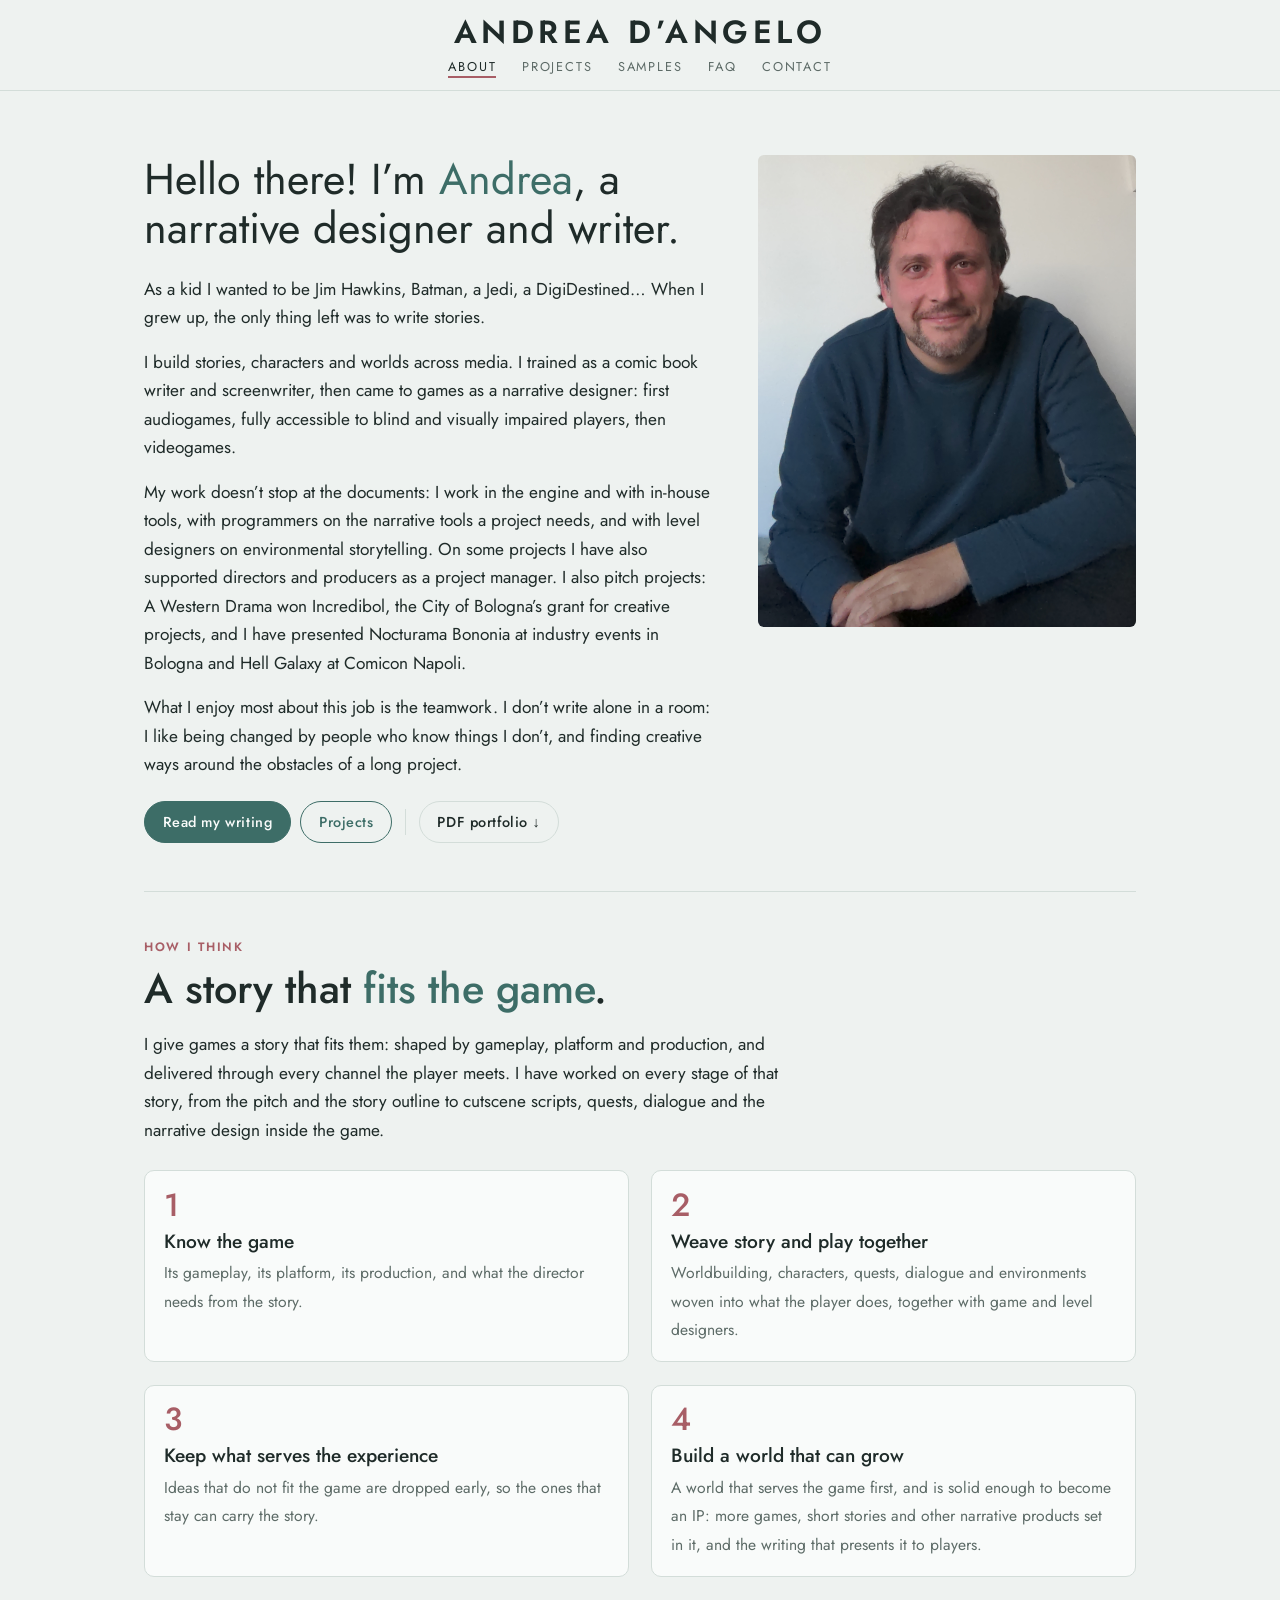
<file: index.html>
<!doctype html>
<html lang="en">
<head>
<meta charset="utf-8">
<meta name="viewport" content="width=device-width, initial-scale=1, viewport-fit=cover">
<title>Andrea D’Angelo</title>
<meta name="description" content="Andrea D’Angelo, narrative designer and writer based in Bologna, Italy. Story, world, quests and dialogue for games, from Hell Galaxy to audiogames and branching comics.">
<meta property="og:title" content="Andrea D’Angelo · Narrative Designer and Writer">
<meta property="og:description" content="Andrea D’Angelo, narrative designer and writer based in Bologna, Italy. Story, world, quests and dialogue for games, from Hell Galaxy to audiogames and branching comics.">
<meta property="og:type" content="website">
<meta property="og:url" content="https://andreadangelo.games/">
<meta property="og:image" content="https://andreadangelo.games/img/cv_hg.jpg">
<meta name="twitter:card" content="summary_large_image">
<link rel="icon" href="favicon.svg" type="image/svg+xml">

<meta name="claude:viewport-fit-sides" content="cover">
<link rel="stylesheet" href="https://fonts.googleapis.com/css2?family=Jost:ital,wght@0,400;0,500;0,600;0,700;1,400&display=swap">
<style>
/* Direction B · "The notebook", second pass. One calm scroll under a centred masthead:
   hello, how I think, writing samples grouped by form, projects, questions, contact. */
:root {
  --bg: #eef2f0; --paper: #f9fbfa; --ink: #1f2b29; --muted: #5d6b67; --rule: #d3ddd9;
  --accent: #3d6d67; --accent-soft: #dce9e5; --rose: #a85e66; --rose-soft: #f3e3e4;
  --font: "Jost", Futura, "Century Gothic", "Helvetica Neue", Arial, sans-serif;
  color-scheme: light;
}
@media (prefers-color-scheme: dark) { :root:not([data-theme="light"]) {
  --bg: #141917; --paper: #1b211f; --ink: #e5ece9; --muted: #9fb0aa; --rule: #2c3533;
  --accent: #8cc2b9; --accent-soft: #1f2d2a; --rose: #e0a0a7; --rose-soft: #2e2123; color-scheme: dark; } }
:root[data-theme="dark"] {
  --bg: #141917; --paper: #1b211f; --ink: #e5ece9; --muted: #9fb0aa; --rule: #2c3533;
  --accent: #8cc2b9; --accent-soft: #1f2d2a; --rose: #e0a0a7; --rose-soft: #2e2123; color-scheme: dark; }
* { box-sizing: border-box; }
html, body { margin: 0; }
html { scroll-behavior: smooth; }
@media (prefers-reduced-motion: reduce) { html { scroll-behavior: auto; } }
body { background: var(--bg); color: var(--ink); font: 400 1.08rem/1.65 var(--font);
  padding-left: max(16px, env(safe-area-inset-left, 0px)); padding-right: max(16px, env(safe-area-inset-right, 0px)); padding-block: 0 3rem; }
body::before { content: ""; position: fixed; inset: 0 0 auto; height: env(safe-area-inset-top, 0px); z-index: 10; background: var(--bg); }
a { color: var(--accent); text-underline-offset: .18em; }
:focus-visible { outline: 2px solid var(--accent); outline-offset: 3px; }
p { margin: 0 0 1rem; }
.wrap { max-width: 62rem; margin: 0 auto; }

/* masthead */
.nav { position: sticky; top: env(safe-area-inset-top, 0px); z-index: 5; background: var(--bg); border-bottom: 1px solid var(--rule);
  margin-inline: calc(-1 * max(16px, env(safe-area-inset-left, 0px))) calc(-1 * max(16px, env(safe-area-inset-right, 0px)));
  padding-left: max(16px, env(safe-area-inset-left, 0px)); padding-right: max(16px, env(safe-area-inset-right, 0px)); }
.nav .wrap { display: flex; flex-direction: column; gap: .5rem; align-items: center; padding-block: 1rem .7rem; }
.nav .name { font: 600 clamp(1.4rem, 4vw, 2rem)/1 var(--font); letter-spacing: .14em; text-transform: uppercase; color: var(--ink); text-decoration: none; white-space: nowrap; }
.nav nav { display: flex; gap: 1.6rem; overflow-x: auto; scrollbar-width: none; max-width: 100%; font: 400 .8rem/1 var(--font); letter-spacing: .14em; text-transform: uppercase; }
.nav nav::-webkit-scrollbar { display: none; }
.nav nav a { color: var(--muted); text-decoration: none; white-space: nowrap; padding-block: .3rem; }
.nav nav a:hover { color: var(--rose); }
@media (max-width: 720px) { .nav nav { gap: .5rem 1rem; flex-wrap: wrap; justify-content: center; overflow: visible; letter-spacing: .1em; } }
section { scroll-margin-top: 7rem; }
.k { font: 600 .76rem/1.3 var(--font); letter-spacing: .14em; text-transform: uppercase; color: var(--rose); margin: 0 0 .6rem; }
h2 { font: 500 clamp(1.9rem, 5vw, 2.6rem)/1.1 var(--font); margin: 0 0 1.2rem; text-wrap: balance; }
h2 em, h1 em { color: var(--accent); font-style: normal; }

/* hello */
.about { display: grid; grid-template-columns: minmax(0, 1.5fr) minmax(0, 1fr); gap: 3rem; padding-block: clamp(2.2rem, 7vw, 4rem) 3rem; align-items: start; }
@media (max-width: 820px) { .about { grid-template-columns: 1fr; gap: 1.6rem; } .about .photo { order: -1; max-width: 18rem; } }
.about h1 { font: 400 clamp(1.9rem, 5vw, 2.7rem)/1.15 var(--font); margin: 0 0 1.3rem; text-wrap: balance; }
.about .lead { font-size: 1.2rem; line-height: 1.55; }
.quote { font: italic 400 1.25rem/1.45 var(--font); border-left: 2px solid var(--rose); padding-left: 1rem; margin: 1.5rem 0; }
.photo { aspect-ratio: 4 / 5; border: 1.5px dashed var(--rose); border-radius: 6px; display: grid; place-items: center; text-align: center; padding: 1.4rem; color: var(--rose); font-size: .9rem; background: var(--rose-soft); }
.btns { display: flex; gap: .6rem; flex-wrap: wrap; align-items: center; margin-top: 1.4rem; }
.btn { display: inline-block; font: 500 .9rem/1 var(--font); letter-spacing: .04em; padding: .8rem 1.1rem; border-radius: 999px; text-decoration: none; border: 1px solid var(--accent); color: var(--accent); }
.btn.solid { background: var(--accent); color: var(--paper); }
.btn.ghost { border-color: var(--rule); color: var(--ink); }
.btn.ghost:hover { border-color: var(--accent); }
.btns .sep { width: 1px; height: 1.6rem; background: var(--rule); margin-inline: .2rem; }
@media (max-width: 520px) { .btns .sep { display: none; } }

/* how I think */
.think { padding-block: 3rem; border-top: 1px solid var(--rule); }
.think .intro { max-width: 40rem; }
.principles { display: grid; grid-template-columns: repeat(2, minmax(0, 1fr)); gap: 1.4rem; margin-top: 1.6rem; counter-reset: p; }
@media (max-width: 760px) { .principles { grid-template-columns: 1fr; gap: 1rem; } }
.principles div { background: var(--paper); border: 1px solid var(--rule); border-radius: 10px; padding: 1.1rem 1.2rem; }
.principles div::before { counter-increment: p; content: counter(p); display: block; font: 500 2rem/1 var(--font); color: var(--rose); margin-bottom: .5rem; }
.principles b { display: block; font: 500 1.2rem/1.25 var(--font); margin-bottom: .35rem; }
.principles span { color: var(--muted); font-size: .98rem; }

/* writing samples, grouped by form */
.library { padding-block: 3rem; border-top: 1px solid var(--rule); }
.library .intro { max-width: 40rem; }
.group { margin-top: 2.4rem; }
.group > h3 { font: 600 .9rem/1.3 var(--font); letter-spacing: .14em; text-transform: uppercase; margin: 0 0 .2rem; padding-bottom: .6rem; border-bottom: 1px solid var(--rule); }
.item { display: grid; grid-template-columns: minmax(0, 1.25fr) minmax(0, 1fr); gap: 1.6rem; padding: 1.5rem 0; border-bottom: 1px solid var(--rule); align-items: start; }
.item:nth-child(odd) .media { order: -1; }
@media (max-width: 760px) { .item { grid-template-columns: 1fr; gap: .9rem; } .item:nth-child(odd) .media { order: 0; } }
.item h4 { font: 400 1.35rem/1.25 var(--font); margin: 0 0 .5rem; }
.item h4 small { font: 600 .82rem/1 var(--font); letter-spacing: .1em; text-transform: uppercase; color: var(--muted); display: block; margin-bottom: .35rem; }
.acts { display: flex; flex-wrap: wrap; gap: .3rem 1.2rem; margin: 0 0 .7rem; font: 600 .95rem/1.4 var(--font); }
.acts a, .acts summary { color: var(--accent); text-decoration: none; cursor: pointer; }
.acts a:hover, .acts summary:hover { text-decoration: underline; }
.item p { font-size: 1rem; }
.item .proj { font-style: italic; color: var(--muted); font-size: .92rem; margin: 0; }
.item:not(:has(.media)) { grid-template-columns: minmax(0, 1fr); }
.item:not(:has(.media)) > div { max-width: 40rem; }
.media img { width: 100%; border-radius: 6px; display: block; aspect-ratio: 16 / 10; object-fit: cover; background: #000; }
.inline { margin: 0; }
.inline summary { list-style: none; display: inline; }
.inline summary::-webkit-details-marker { display: none; }
.inline[open] summary::after { content: " · close"; }
.inline .text { margin-top: .9rem; background: var(--paper); border: 1px solid var(--rule); border-radius: 8px; padding: 1rem 1.1rem; font-size: 1rem; }
.inline .text p { margin: 0 0 .45rem; padding-left: 1rem; text-indent: -1rem; }
.inline .text b { font-size: .8rem; letter-spacing: .1em; text-transform: uppercase; font-weight: 600; }
.inline .text .n { padding: .6rem 0 0; text-indent: 0; margin-top: .6rem; border-top: 1px solid var(--rule); font-style: italic; color: var(--muted); font-size: .94rem; }
.inline .text .reg { text-indent: 0; padding: 0; font-style: italic; color: var(--muted); font-size: .92rem; }
.specific { margin-top: 2.2rem; }
.specific h3 { font: 500 1.4rem/1.2 var(--font); color: var(--accent); margin: 0 0 .5rem; }

/* projects */
.games { padding-block: 3rem; border-top: 1px solid var(--rule); }
.game { display: grid; grid-template-columns: minmax(0, 1fr) minmax(0, 1.4fr); gap: 1.6rem; padding: 1.4rem 0; border-bottom: 1px solid var(--rule); align-items: center; }
@media (max-width: 720px) { .game { grid-template-columns: 1fr; gap: .9rem; } }
.game img { width: 100%; aspect-ratio: 16 / 9; object-fit: cover; border-radius: 8px; display: block; background: #000; }
.game img.contain { object-fit: contain; }
.game .claim { font: 500 1.7rem/1.1 var(--font); margin: 0 0 .2rem; }
.game .name { font: 600 .78rem/1.3 var(--font); letter-spacing: .12em; text-transform: uppercase; color: var(--muted); margin: 0 0 .7rem; }
.more { margin-top: 2.6rem; }
.more h3 { font: 500 clamp(1.6rem, 4vw, 2rem)/1.1 var(--font); letter-spacing: .06em; text-transform: uppercase; color: var(--accent); margin: 0 0 1.2rem; }
.more-cols { display: grid; grid-template-columns: repeat(2, minmax(0, 1fr)); gap: 0 2.4rem; }
@media (max-width: 680px) { .more-cols { grid-template-columns: 1fr; } }
.more ul { margin: 0; padding-left: 1.1rem; }
.more li { margin-bottom: .6rem; font-size: 1rem; }
.more li b { font-weight: 600; }
.more li .r { color: var(--muted); }
.more h4 { font: 600 .82rem/1.3 var(--font); letter-spacing: .14em; text-transform: uppercase; color: var(--rose); margin: 1.4rem 0 .6rem; }
.fillrow { background: var(--rose-soft); border: 1px dashed var(--rose); color: var(--rose); padding: .5rem .7rem; border-radius: 6px; font-size: .92rem; list-style: none; margin-left: -1.1rem; }
.circles { display: grid; grid-template-columns: repeat(6, minmax(0, 1fr)); gap: 1rem; margin-top: 2rem; }
@media (max-width: 680px) { .circles { grid-template-columns: repeat(3, minmax(0, 1fr)); } }
.circles img { width: 100%; aspect-ratio: 1; object-fit: cover; border-radius: 50%; display: block; background: #000; }

/* FAQ, Kelsey-style list then answers */
.faq { padding-block: 3rem; border-top: 1px solid var(--rule); }
.faq .intro { max-width: 42rem; }
.faq .list { margin: 1rem 0 2rem; padding-left: 1.2rem; }
.faq .list li { margin-bottom: .35rem; }
.faq .list a { text-decoration: none; }
.faq .list a:hover { text-decoration: underline; }
.qa { padding: 1.6rem 0; border-top: 1px solid var(--rule); max-width: 46rem; scroll-margin-top: 7rem; }
.qa h3 { font: 400 1.35rem/1.3 var(--font); margin: 0 0 .7rem; }
.qa .back { display: block; text-align: center; font-size: .9rem; text-decoration: none; margin-top: .6rem; }
.nine { columns: 2; column-gap: 2rem; padding-left: 1.4rem; margin: 0; }
@media (max-width: 520px) { .nine { columns: 1; } }
.nine li { margin-bottom: .35rem; break-inside: avoid; }
.fill { background: var(--rose-soft); border: 1px dashed var(--rose); padding: .6rem .8rem; color: var(--rose); border-radius: 8px; font-size: .95rem; }

.contact { padding-block: 3rem 1rem; border-top: 1px solid var(--rule); }
.addr { user-select: all; font-weight: 500; }
.contact-grid { display: grid; grid-template-columns: auto minmax(0, 1fr); gap: 2.4rem; align-items: center; }
.contact .avatar { order: -1; }
.contact .avatar { width: 170px; height: auto; display: block; }
@media (max-width: 600px) { .contact-grid { grid-template-columns: 1fr; } .contact .avatar { width: 120px; } }
.nav nav a[aria-current="page"] { color: var(--ink); box-shadow: inset 0 -2px 0 var(--rose); }
.foot { border-top: 1px solid var(--rule); margin-top: 2rem; padding-block: 1.4rem 0; font-size: .92rem; color: var(--muted); }
.foot .wrap { display: flex; flex-wrap: wrap; justify-content: space-between; gap: .5rem 2rem; }
.page-top { padding-top: clamp(2rem, 6vw, 3.2rem); border-top: 0 !important; }
.next-pages { display: flex; flex-wrap: wrap; gap: .6rem; margin-top: 1.6rem; }
.photo-wrap img { display: block; width: 100%; aspect-ratio: 4 / 5; object-fit: cover; border-radius: 6px; }
.about.nophoto { grid-template-columns: minmax(0, 1fr); max-width: 46rem; }
@media (max-width: 820px) { .about .photo-wrap { order: -1; max-width: 18rem; } }
</style>
</head>
<body>
<header class="nav"><div class="wrap"><a class="name" href="index.html">Andrea D’Angelo</a>
  <nav aria-label="Pages"><a href="index.html" aria-current="page">About</a><a href="projects.html">Projects</a><a href="samples.html">Samples</a><a href="faq.html">FAQ</a><a href="contact.html">Contact</a></nav></div></header>

<main class="wrap">
  <section class="about" id="hello">
    <div>
      <h1>Hello there! I’m <em>Andrea</em>, a narrative designer and writer.</h1>
      <p>As a kid I wanted to be Jim Hawkins, Batman, a Jedi, a DigiDestined… When I grew up, the only thing left was to write stories.</p>
      <p>I build stories, characters and worlds across media. I trained as a comic book writer and screenwriter, then came to games as a narrative designer: first audiogames, fully accessible to blind and visually impaired players, then videogames.</p>
      <p>My work doesn’t stop at the documents: I work in the engine and with in-house tools, with programmers on the narrative tools a project needs, and with level designers on environmental storytelling. On some projects I have also supported directors and producers as a project manager. I also pitch projects: A Western Drama won Incredibol, the City of Bologna’s grant for creative projects, and I have presented Nocturama Bononia at industry events in Bologna and Hell Galaxy at Comicon Napoli.</p>
      <p>What I enjoy most about this job is the teamwork. I don’t write alone in a room: I like being changed by people who know things I don’t, and finding creative ways around the obstacles of a long project.</p>
      <div class="btns">
        <a class="btn solid" href="samples.html">Read my writing</a>
        <a class="btn" href="projects.html">Projects</a>
        <span class="sep" aria-hidden="true"></span>
        <a class="btn ghost" href="files/Andrea_DAngelo_Portfolio.pdf">PDF portfolio ↓</a>
      </div>
    </div>
    <div class="photo-wrap"><img src="img/andrea.jpg" alt="Andrea D’Angelo" onerror="this.closest('.about').classList.add('nophoto'); this.parentElement.remove();"></div>
  </section>

  <section class="think" id="think">
    <p class="k">How I think</p>
    <h2>A story that <em>fits the game</em>.</h2>
    <p class="intro">I give games a story that fits them: shaped by gameplay, platform and production, and delivered through every channel the player meets. I have worked on every stage of that story, from the pitch and the story outline to cutscene scripts, quests, dialogue and the narrative design inside the game.</p>
    <div class="principles">
      <div><b>Know the game</b><span>Its gameplay, its platform, its production, and what the director needs from the story.</span></div>
      <div><b>Weave story and play together</b><span>Worldbuilding, characters, quests, dialogue and environments woven into what the player does, together with game and level designers.</span></div>
      <div><b>Keep what serves the experience</b><span>Ideas that do not fit the game are dropped early, so the ones that stay can carry the story.</span></div>
      <div><b>Build a world that can grow</b><span>A world that serves the game first, and is solid enough to become an IP: more games, short stories and other narrative products set in it, and the writing that presents it to players.</span></div>
    </div>
  </section>

</main>
</body>
</html>
</file>
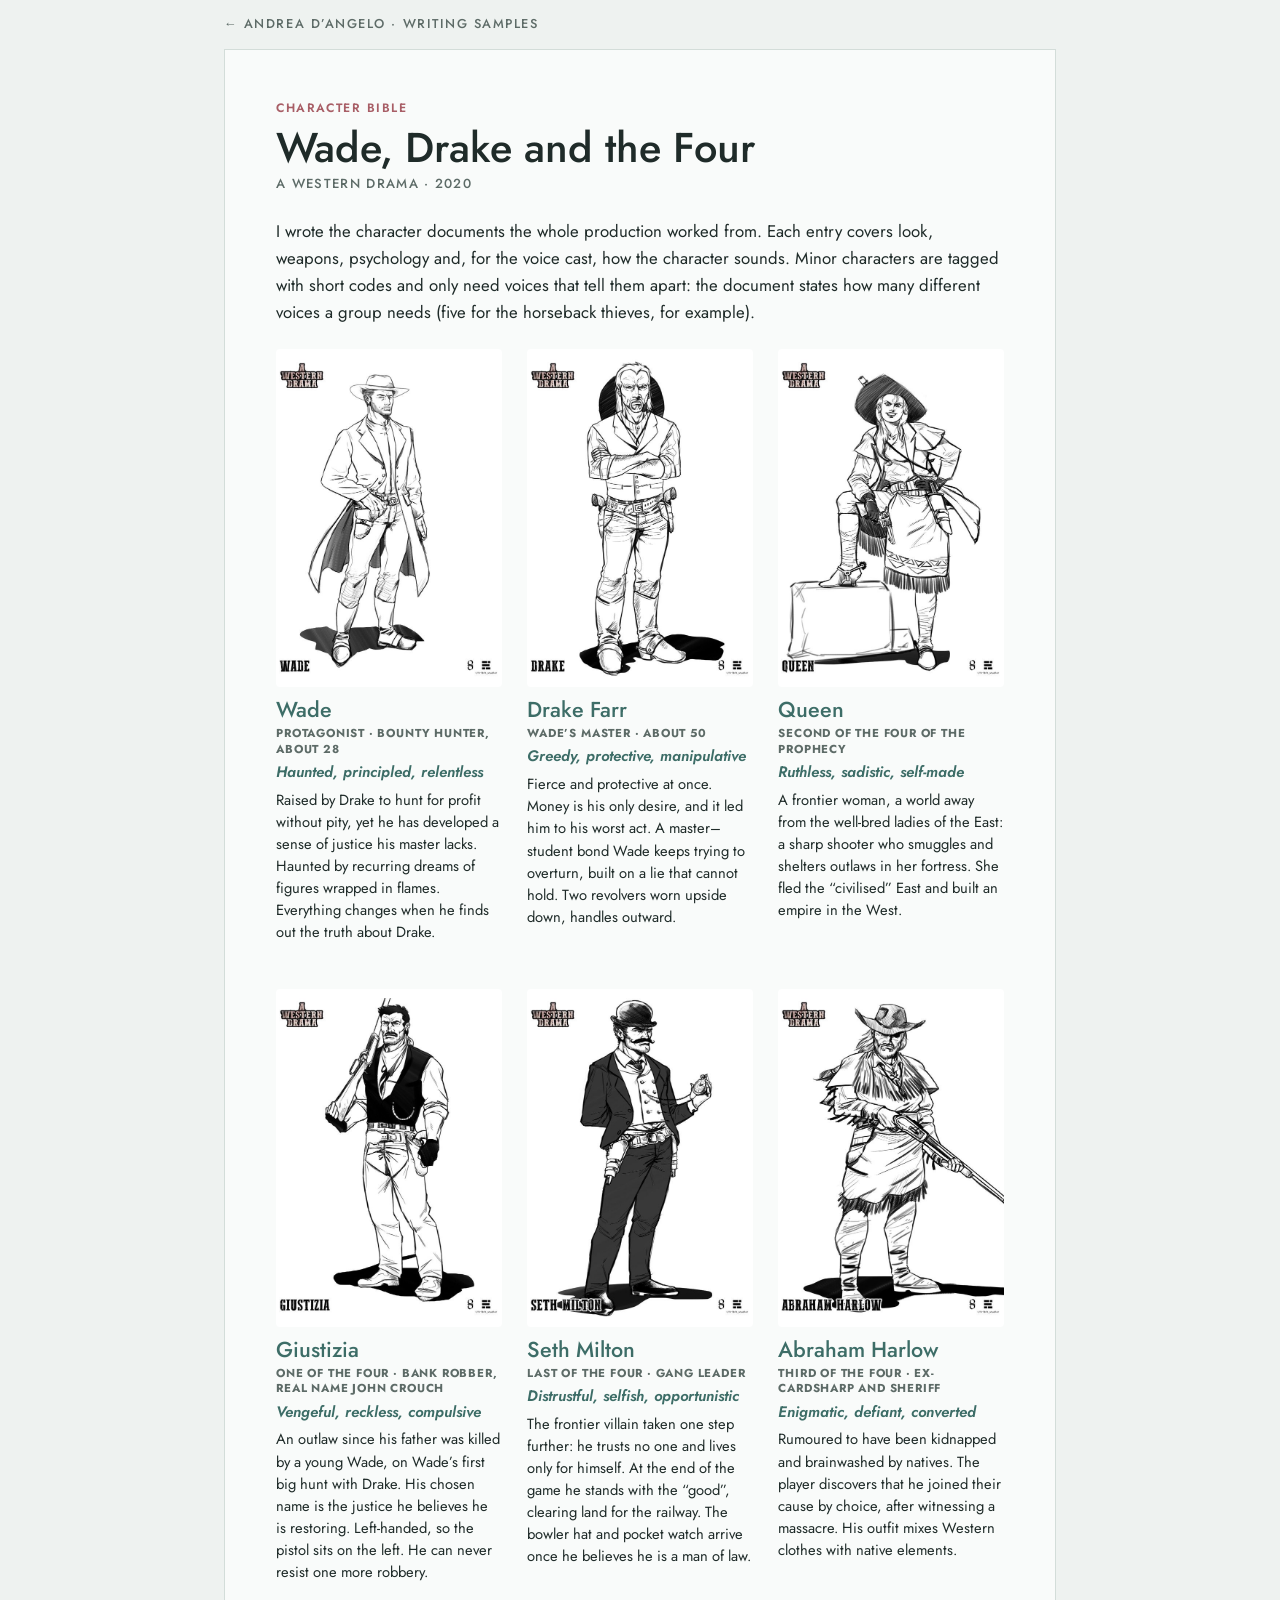
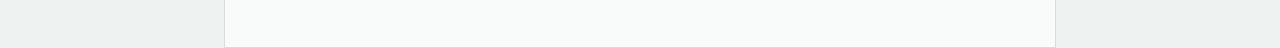
<file: awd-characters.html>
<!doctype html>
<html lang="en">
<head>
<meta charset="utf-8">
<meta name="viewport" content="width=device-width, initial-scale=1, viewport-fit=cover">
<title>Wade, Drake and the Four · Andrea D’Angelo</title>
<link rel="icon" href="favicon.svg" type="image/svg+xml">

<meta name="claude:viewport-fit-sides" content="cover">
<link rel="stylesheet" href="https://fonts.googleapis.com/css2?family=Jost:ital,wght@0,400;0,500;0,600;1,400&family=Courier+Prime:ital,wght@0,400;0,700;1,400&display=swap">
<link rel="stylesheet" href="doc.css">
</head>
<body>
<div class="doc-top"><a href="samples.html">← Andrea D’Angelo · Writing samples</a></div>
<article class="docpage">
<p class="dk">Character bible</p>
<h1>Wade, Drake and the Four</h1>
<p class="dp">A Western Drama · 2020</p>

  <div class="sec-intro"><p>I wrote the character documents the whole production worked from. Each entry covers look, weapons, psychology and, for the voice cast, how the character sounds. Minor characters are tagged with short codes and only need voices that tell them apart: the document states how many different voices a group needs (five for the horseback thieves, for example).</p></div>
  <div class="chars">
    <article class="char"><div class="art"><img src="img/wade.jpg" width="620" height="877" alt="Wade, character art."></div>
      <h3>Wade</h3><p class="r">Protagonist · Bounty hunter, about 28</p><p class="adj">Haunted, principled, relentless</p>
      <p>Raised by Drake to hunt for profit without pity, yet he has developed a sense of justice his master lacks. Haunted by recurring dreams of figures wrapped in flames. Everything changes when he finds out the truth about Drake.</p></article>
    <article class="char"><div class="art"><img src="img/drake.jpg" width="620" height="877" alt="Drake Farr, character art."></div>
      <h3>Drake Farr</h3><p class="r">Wade’s master · About 50</p><p class="adj">Greedy, protective, manipulative</p>
      <p>Fierce and protective at once. Money is his only desire, and it led him to his worst act. A master–student bond Wade keeps trying to overturn, built on a lie that cannot hold. Two revolvers worn upside down, handles outward.</p></article>
    <article class="char"><div class="art"><img src="img/queen.jpg" width="620" height="877" alt="Queen, character art."></div>
      <h3>Queen</h3><p class="r">Second of the Four of the Prophecy</p><p class="adj">Ruthless, sadistic, self-made</p>
      <p>A frontier woman, a world away from the well-bred ladies of the East: a sharp shooter who smuggles and shelters outlaws in her fortress. She fled the “civilised” East and built an empire in the West.</p></article>
    <article class="char"><div class="art"><img src="img/giustizia.jpg" width="620" height="877" alt="Giustizia, character art."></div>
      <h3>Giustizia</h3><p class="r">One of the Four · Bank robber, real name John Crouch</p><p class="adj">Vengeful, reckless, compulsive</p>
      <p>An outlaw since his father was killed by a young Wade, on Wade’s first big hunt with Drake. His chosen name is the justice he believes he is restoring. Left-handed, so the pistol sits on the left. He can never resist one more robbery.</p></article>
    <article class="char"><div class="art"><img src="img/seth.jpg" width="620" height="877" alt="Seth Milton, character art."></div>
      <h3>Seth Milton</h3><p class="r">Last of the Four · Gang leader</p><p class="adj">Distrustful, selfish, opportunistic</p>
      <p>The frontier villain taken one step further: he trusts no one and lives only for himself. At the end of the game he stands with the “good”, clearing land for the railway. The bowler hat and pocket watch arrive once he believes he is a man of law.</p></article>
    <article class="char"><div class="art"><img src="img/abraham.jpg" width="620" height="877" alt="Abraham Harlow, character art."></div>
      <h3>Abraham Harlow</h3><p class="r">Third of the Four · Ex-cardsharp and sheriff</p><p class="adj">Enigmatic, defiant, converted</p>
      <p>Rumoured to have been kidnapped and brainwashed by natives. The player discovers that he joined their cause by choice, after witnessing a massacre. His outfit mixes Western clothes with native elements.</p></article>
  </div>
</article>
</body>
</html>
</file>
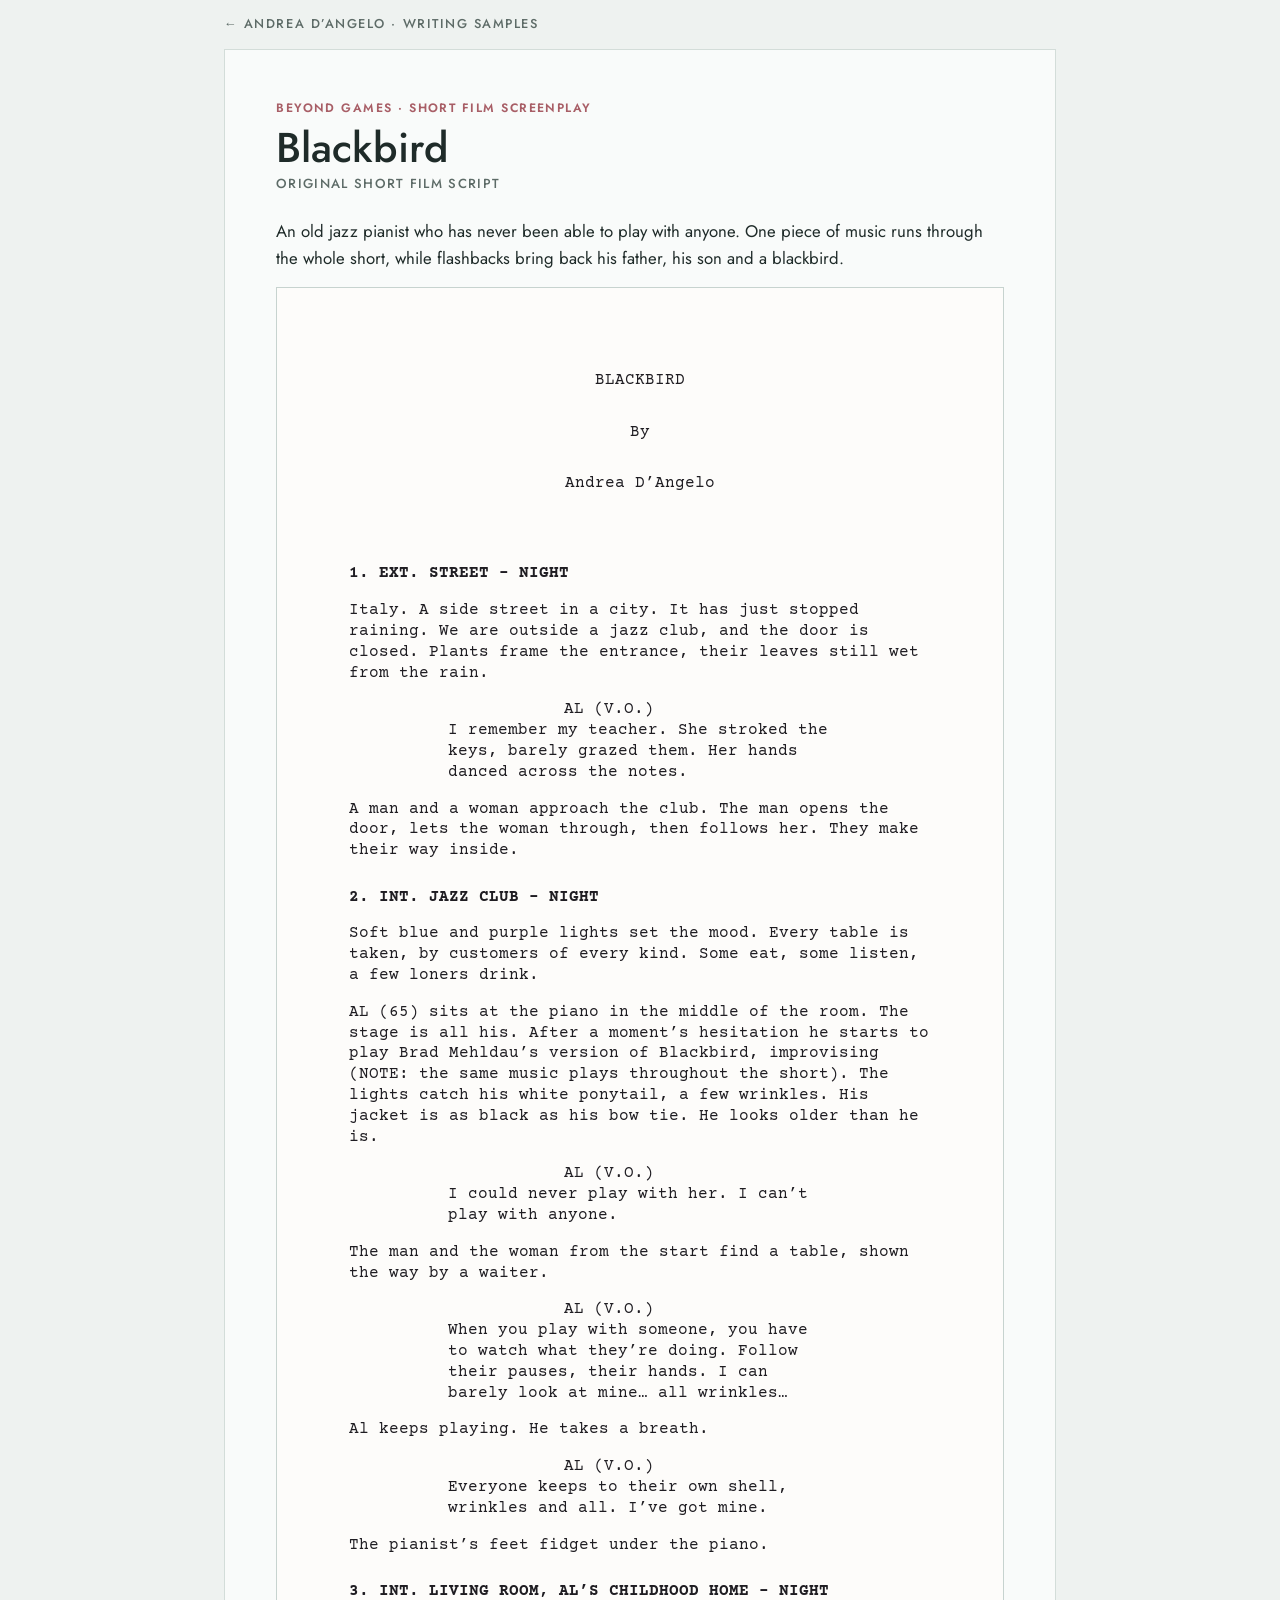
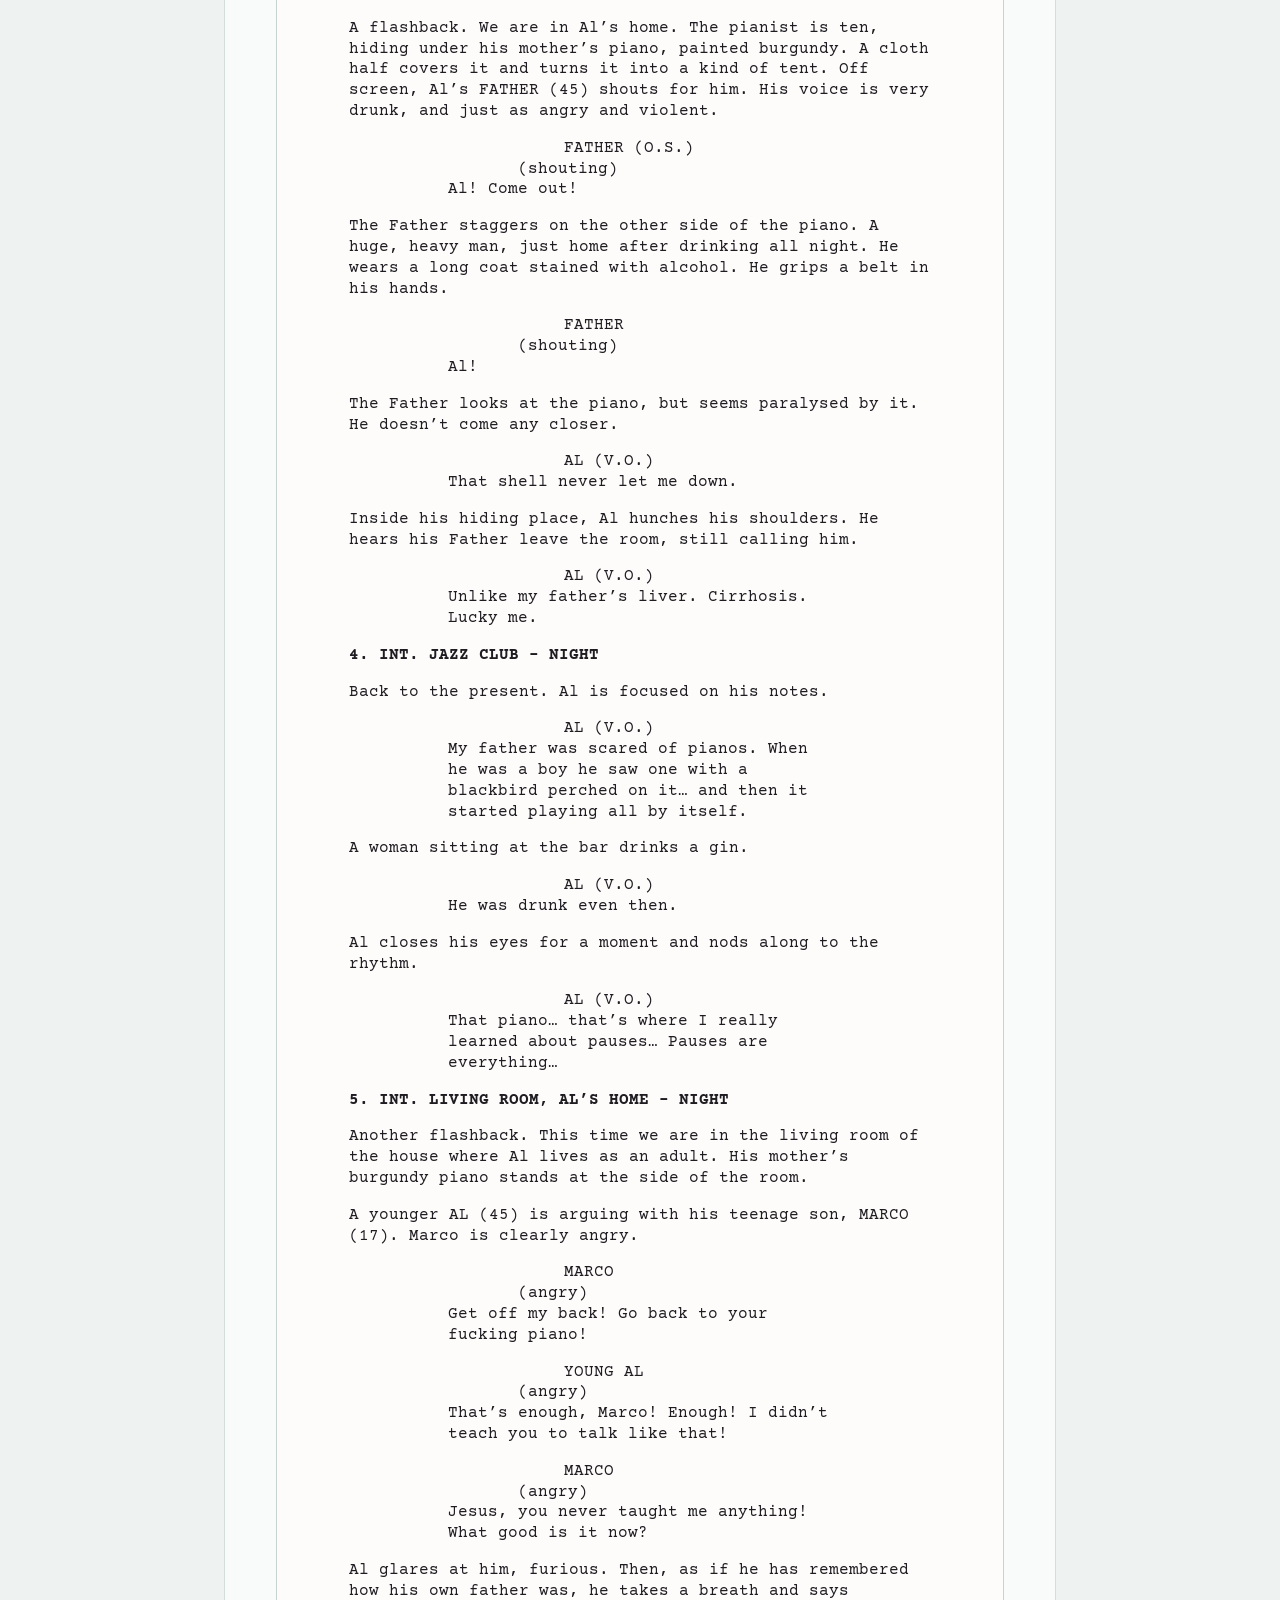
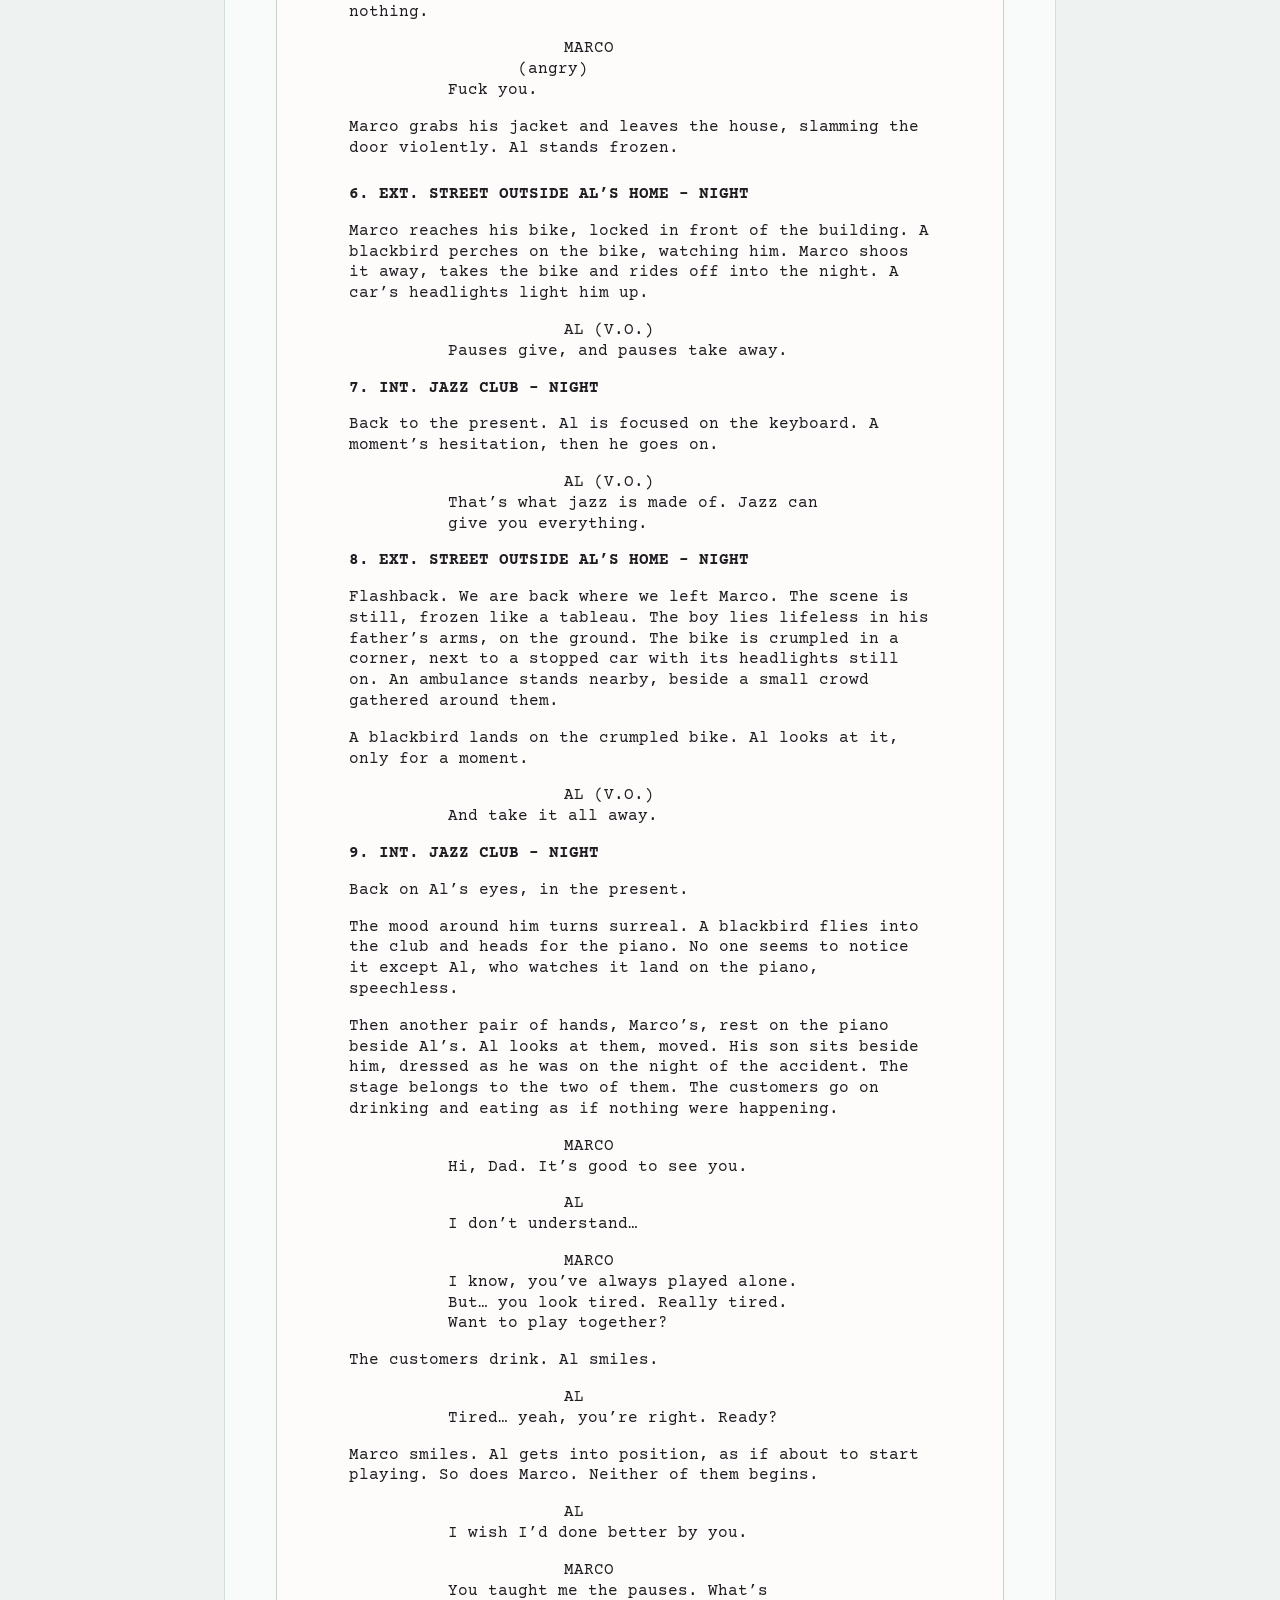
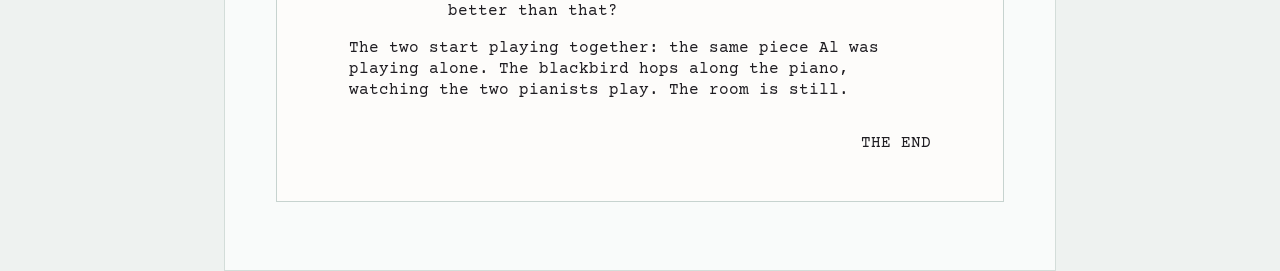
<file: blackbird.html>
<!doctype html>
<html lang="en">
<head>
<meta charset="utf-8">
<meta name="viewport" content="width=device-width, initial-scale=1, viewport-fit=cover">
<title>Blackbird · Andrea D’Angelo</title>
<link rel="icon" href="favicon.svg" type="image/svg+xml">

<meta name="claude:viewport-fit-sides" content="cover">
<link rel="stylesheet" href="https://fonts.googleapis.com/css2?family=Jost:ital,wght@0,400;0,500;0,600;1,400&family=Courier+Prime:ital,wght@0,400;0,700;1,400&family=Literata:ital,opsz,wght@0,7..72,400;1,7..72,400&display=swap">
<link rel="stylesheet" href="doc.css">
<style>
.screenplay.bb { font: 400 12pt/1.3 var(--script); background: #fdfcfa; color: #1f1d22; border: 1px solid var(--box-line); padding: clamp(1rem, 5vw, 3rem) clamp(1rem, 7vw, 4.5rem); }
.screenplay.bb .slug { margin: 1.6em 0 1em; }
.screenplay.bb .slug:first-child { margin-top: 0; }
.screenplay.bb .act { margin: 0 0 1em; }
.screenplay.bb .who { margin: 1em 0 0 37%; font-weight: 400; text-transform: uppercase; }
.screenplay.bb .act + .who, .screenplay.bb .slug + .who { margin-top: 0; }
.screenplay.bb .par { margin-left: 29%; font-style: normal; }
.screenplay.bb .ln { margin: 0 17% 0 17%; }
.screenplay.bb .ln + .act, .screenplay.bb .ln + .slug { margin-top: 1em; }
.screenplay.bb .end { text-align: right; margin-top: 2em; }
.titlepage { text-align: center; font: 400 12pt/1.6 var(--script); padding: 2rem 0 2.6rem; color: #1f1d22; }
@media (max-width: 600px) { .screenplay.bb { font-size: 10.5pt; } .screenplay.bb .who { margin-left: 22%; } .screenplay.bb .par { margin-left: 14%; } .screenplay.bb .ln { margin: 0 4% 0 8%; } }
.prose { font: 400 1.08rem/1.75 "Literata", Georgia, serif; max-width: 38rem; margin: 0 auto; }
.prose p { margin: 0 0 1.05em; text-indent: 1.4em; }
.prose p:first-child { text-indent: 0; }
.prose p.first::first-letter { font-size: 3.1em; float: left; line-height: .9; padding: .05em .08em 0 0; color: var(--accent); }
.byline { text-align: center; font: italic 400 1rem/1.4 "Literata", Georgia, serif; color: var(--muted); margin: -1rem 0 2rem; }
.tr { font: 400 .9rem/1.5 var(--sans); color: var(--muted); border-top: 1px solid var(--rule); padding-top: .8rem; margin-top: 2rem; }
</style>
</head>
<body>
<div class="doc-top"><a href="samples.html#beyond">← Andrea D’Angelo · Writing samples</a></div>
<article class="docpage">
<p class="dk">Beyond games · Short film screenplay</p>
<h1>Blackbird</h1>
<p class="dp">Original short film script</p>
<p class="sec-intro">An old jazz pianist who has never been able to play with anyone. One piece of music runs through the whole short, while flashbacks bring back his father, his son and a blackbird.</p>
<div class="screenplay bb"><div class="titlepage">BLACKBIRD<br><br>By<br><br>Andrea D’Angelo</div>
<p class="slug">1. EXT. STREET – NIGHT</p>
<p class="act">Italy. A side street in a city. It has just stopped raining. We are outside a jazz club, and the door is closed. Plants frame the entrance, their leaves still wet from the rain.</p>
<p class="who">AL (V.O.)</p>
<p class="ln">I remember my teacher. She stroked the keys, barely grazed them. Her hands danced across the notes.</p>
<p class="act">A man and a woman approach the club. The man opens the door, lets the woman through, then follows her. They make their way inside.</p>
<p class="slug">2. INT. JAZZ CLUB – NIGHT</p>
<p class="act">Soft blue and purple lights set the mood. Every table is taken, by customers of every kind. Some eat, some listen, a few loners drink.</p>
<p class="act">AL (65) sits at the piano in the middle of the room. The stage is all his. After a moment’s hesitation he starts to play Brad Mehldau’s version of Blackbird, improvising (NOTE: the same music plays throughout the short). The lights catch his white ponytail, a few wrinkles. His jacket is as black as his bow tie. He looks older than he is.</p>
<p class="who">AL (V.O.)</p>
<p class="ln">I could never play with her. I can’t play with anyone.</p>
<p class="act">The man and the woman from the start find a table, shown the way by a waiter.</p>
<p class="who">AL (V.O.)</p>
<p class="ln">When you play with someone, you have to watch what they’re doing. Follow their pauses, their hands. I can barely look at mine… all wrinkles…</p>
<p class="act">Al keeps playing. He takes a breath.</p>
<p class="who">AL (V.O.)</p>
<p class="ln">Everyone keeps to their own shell, wrinkles and all. I’ve got mine.</p>
<p class="act">The pianist’s feet fidget under the piano.</p>
<p class="slug">3. INT. LIVING ROOM, AL’S CHILDHOOD HOME – NIGHT</p>
<p class="act">A flashback. We are in Al’s home. The pianist is ten, hiding under his mother’s piano, painted burgundy. A cloth half covers it and turns it into a kind of tent. Off screen, Al’s FATHER (45) shouts for him. His voice is very drunk, and just as angry and violent.</p>
<p class="who">FATHER (O.S.)</p>
<p class="par">(shouting)</p>
<p class="ln">Al! Come out!</p>
<p class="act">The Father staggers on the other side of the piano. A huge, heavy man, just home after drinking all night. He wears a long coat stained with alcohol. He grips a belt in his hands.</p>
<p class="who">FATHER</p>
<p class="par">(shouting)</p>
<p class="ln">Al!</p>
<p class="act">The Father looks at the piano, but seems paralysed by it. He doesn’t come any closer.</p>
<p class="who">AL (V.O.)</p>
<p class="ln">That shell never let me down.</p>
<p class="act">Inside his hiding place, Al hunches his shoulders. He hears his Father leave the room, still calling him.</p>
<p class="who">AL (V.O.)</p>
<p class="ln">Unlike my father’s liver. Cirrhosis. Lucky me.</p>
<p class="slug">4. INT. JAZZ CLUB – NIGHT</p>
<p class="act">Back to the present. Al is focused on his notes.</p>
<p class="who">AL (V.O.)</p>
<p class="ln">My father was scared of pianos. When he was a boy he saw one with a blackbird perched on it… and then it started playing all by itself.</p>
<p class="act">A woman sitting at the bar drinks a gin.</p>
<p class="who">AL (V.O.)</p>
<p class="ln">He was drunk even then.</p>
<p class="act">Al closes his eyes for a moment and nods along to the rhythm.</p>
<p class="who">AL (V.O.)</p>
<p class="ln">That piano… that’s where I really learned about pauses… Pauses are everything…</p>
<p class="slug">5. INT. LIVING ROOM, AL’S HOME – NIGHT</p>
<p class="act">Another flashback. This time we are in the living room of the house where Al lives as an adult. His mother’s burgundy piano stands at the side of the room.</p>
<p class="act">A younger AL (45) is arguing with his teenage son, MARCO (17). Marco is clearly angry.</p>
<p class="who">MARCO</p>
<p class="par">(angry)</p>
<p class="ln">Get off my back! Go back to your fucking piano!</p>
<p class="who">YOUNG AL</p>
<p class="par">(angry)</p>
<p class="ln">That’s enough, Marco! Enough! I didn’t teach you to talk like that!</p>
<p class="who">MARCO</p>
<p class="par">(angry)</p>
<p class="ln">Jesus, you never taught me anything! What good is it now?</p>
<p class="act">Al glares at him, furious. Then, as if he has remembered how his own father was, he takes a breath and says nothing.</p>
<p class="who">MARCO</p>
<p class="par">(angry)</p>
<p class="ln">Fuck you.</p>
<p class="act">Marco grabs his jacket and leaves the house, slamming the door violently. Al stands frozen.</p>
<p class="slug">6. EXT. STREET OUTSIDE AL’S HOME – NIGHT</p>
<p class="act">Marco reaches his bike, locked in front of the building. A blackbird perches on the bike, watching him. Marco shoos it away, takes the bike and rides off into the night. A car’s headlights light him up.</p>
<p class="who">AL (V.O.)</p>
<p class="ln">Pauses give, and pauses take away.</p>
<p class="slug">7. INT. JAZZ CLUB – NIGHT</p>
<p class="act">Back to the present. Al is focused on the keyboard. A moment’s hesitation, then he goes on.</p>
<p class="who">AL (V.O.)</p>
<p class="ln">That’s what jazz is made of. Jazz can give you everything.</p>
<p class="slug">8. EXT. STREET OUTSIDE AL’S HOME – NIGHT</p>
<p class="act">Flashback. We are back where we left Marco. The scene is still, frozen like a tableau. The boy lies lifeless in his father’s arms, on the ground. The bike is crumpled in a corner, next to a stopped car with its headlights still on. An ambulance stands nearby, beside a small crowd gathered around them.</p>
<p class="act">A blackbird lands on the crumpled bike. Al looks at it, only for a moment.</p>
<p class="who">AL (V.O.)</p>
<p class="ln">And take it all away.</p>
<p class="slug">9. INT. JAZZ CLUB – NIGHT</p>
<p class="act">Back on Al’s eyes, in the present.</p>
<p class="act">The mood around him turns surreal. A blackbird flies into the club and heads for the piano. No one seems to notice it except Al, who watches it land on the piano, speechless.</p>
<p class="act">Then another pair of hands, Marco’s, rest on the piano beside Al’s. Al looks at them, moved. His son sits beside him, dressed as he was on the night of the accident. The stage belongs to the two of them. The customers go on drinking and eating as if nothing were happening.</p>
<p class="who">MARCO</p>
<p class="ln">Hi, Dad. It’s good to see you.</p>
<p class="who">AL</p>
<p class="ln">I don’t understand…</p>
<p class="who">MARCO</p>
<p class="ln">I know, you’ve always played alone. But… you look tired. Really tired. Want to play together?</p>
<p class="act">The customers drink. Al smiles.</p>
<p class="who">AL</p>
<p class="ln">Tired… yeah, you’re right. Ready?</p>
<p class="act">Marco smiles. Al gets into position, as if about to start playing. So does Marco. Neither of them begins.</p>
<p class="who">AL</p>
<p class="ln">I wish I’d done better by you.</p>
<p class="who">MARCO</p>
<p class="ln">You taught me the pauses. What’s better than that?</p>
<p class="act">The two start playing together: the same piece Al was playing alone. The blackbird hops along the piano, watching the two pianists play. The room is still.</p>
<p class="end">THE END</p>
</div>
</article>
</body>
</html>
</file>
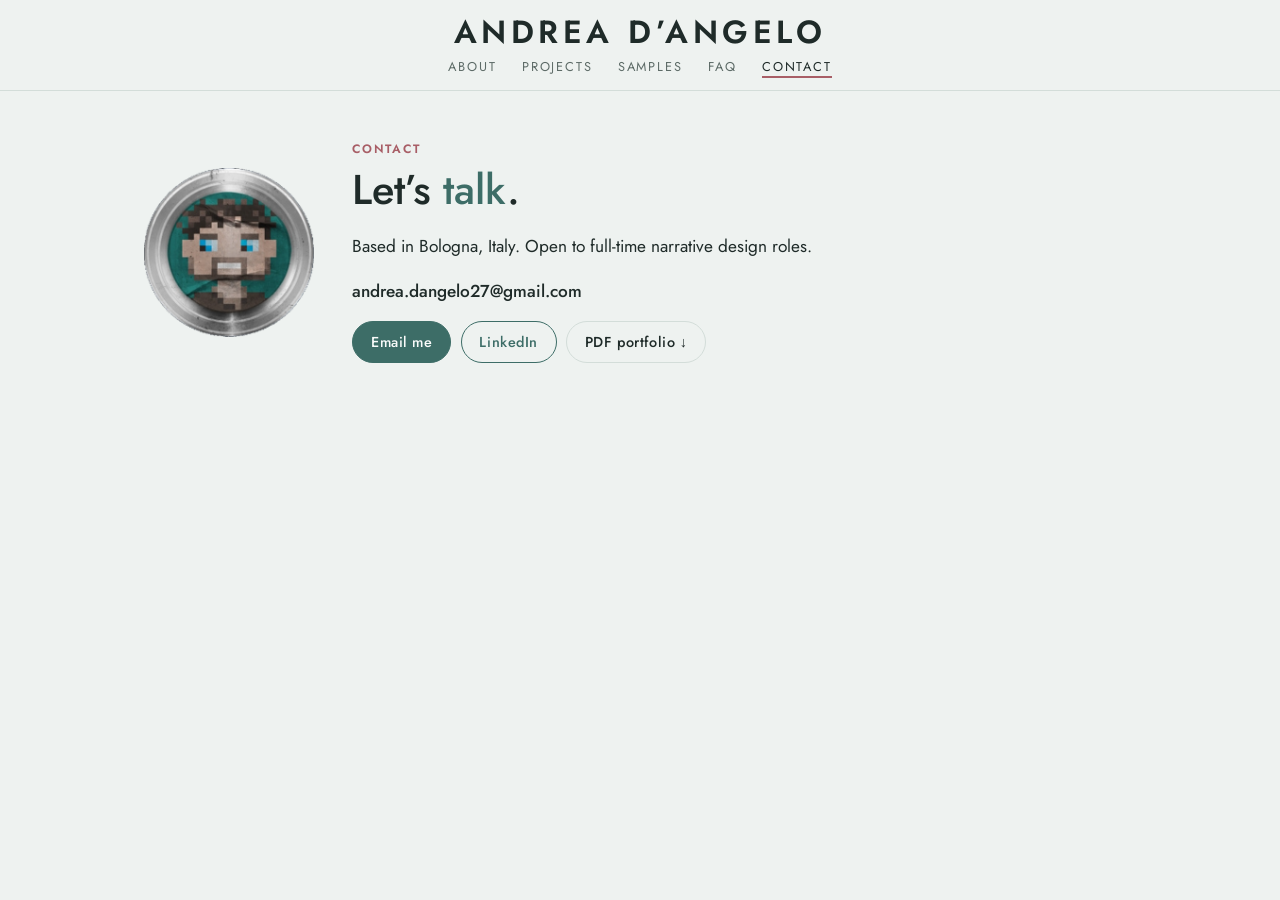
<file: contact.html>
<!doctype html>
<html lang="en">
<head>
<meta charset="utf-8">
<meta name="viewport" content="width=device-width, initial-scale=1, viewport-fit=cover">
<title>Contact · Andrea D’Angelo</title>
<meta name="description" content="Andrea D’Angelo, narrative designer and writer based in Bologna, Italy. Story, world, quests and dialogue for games, from Hell Galaxy to audiogames and branching comics.">
<meta property="og:title" content="Andrea D’Angelo · Narrative Designer and Writer">
<meta property="og:description" content="Andrea D’Angelo, narrative designer and writer based in Bologna, Italy. Story, world, quests and dialogue for games, from Hell Galaxy to audiogames and branching comics.">
<meta property="og:type" content="website">
<meta property="og:url" content="https://andreadangelo.games/contact.html">
<meta property="og:image" content="https://andreadangelo.games/img/cv_hg.jpg">
<meta name="twitter:card" content="summary_large_image">
<link rel="icon" href="favicon.svg" type="image/svg+xml">

<meta name="claude:viewport-fit-sides" content="cover">
<link rel="stylesheet" href="https://fonts.googleapis.com/css2?family=Jost:ital,wght@0,400;0,500;0,600;0,700;1,400&display=swap">
<style>
/* Direction B · "The notebook", second pass. One calm scroll under a centred masthead:
   hello, how I think, writing samples grouped by form, projects, questions, contact. */
:root {
  --bg: #eef2f0; --paper: #f9fbfa; --ink: #1f2b29; --muted: #5d6b67; --rule: #d3ddd9;
  --accent: #3d6d67; --accent-soft: #dce9e5; --rose: #a85e66; --rose-soft: #f3e3e4;
  --font: "Jost", Futura, "Century Gothic", "Helvetica Neue", Arial, sans-serif;
  color-scheme: light;
}
@media (prefers-color-scheme: dark) { :root:not([data-theme="light"]) {
  --bg: #141917; --paper: #1b211f; --ink: #e5ece9; --muted: #9fb0aa; --rule: #2c3533;
  --accent: #8cc2b9; --accent-soft: #1f2d2a; --rose: #e0a0a7; --rose-soft: #2e2123; color-scheme: dark; } }
:root[data-theme="dark"] {
  --bg: #141917; --paper: #1b211f; --ink: #e5ece9; --muted: #9fb0aa; --rule: #2c3533;
  --accent: #8cc2b9; --accent-soft: #1f2d2a; --rose: #e0a0a7; --rose-soft: #2e2123; color-scheme: dark; }
* { box-sizing: border-box; }
html, body { margin: 0; }
html { scroll-behavior: smooth; }
@media (prefers-reduced-motion: reduce) { html { scroll-behavior: auto; } }
body { background: var(--bg); color: var(--ink); font: 400 1.08rem/1.65 var(--font);
  padding-left: max(16px, env(safe-area-inset-left, 0px)); padding-right: max(16px, env(safe-area-inset-right, 0px)); padding-block: 0 3rem; }
body::before { content: ""; position: fixed; inset: 0 0 auto; height: env(safe-area-inset-top, 0px); z-index: 10; background: var(--bg); }
a { color: var(--accent); text-underline-offset: .18em; }
:focus-visible { outline: 2px solid var(--accent); outline-offset: 3px; }
p { margin: 0 0 1rem; }
.wrap { max-width: 62rem; margin: 0 auto; }

/* masthead */
.nav { position: sticky; top: env(safe-area-inset-top, 0px); z-index: 5; background: var(--bg); border-bottom: 1px solid var(--rule);
  margin-inline: calc(-1 * max(16px, env(safe-area-inset-left, 0px))) calc(-1 * max(16px, env(safe-area-inset-right, 0px)));
  padding-left: max(16px, env(safe-area-inset-left, 0px)); padding-right: max(16px, env(safe-area-inset-right, 0px)); }
.nav .wrap { display: flex; flex-direction: column; gap: .5rem; align-items: center; padding-block: 1rem .7rem; }
.nav .name { font: 600 clamp(1.4rem, 4vw, 2rem)/1 var(--font); letter-spacing: .14em; text-transform: uppercase; color: var(--ink); text-decoration: none; white-space: nowrap; }
.nav nav { display: flex; gap: 1.6rem; overflow-x: auto; scrollbar-width: none; max-width: 100%; font: 400 .8rem/1 var(--font); letter-spacing: .14em; text-transform: uppercase; }
.nav nav::-webkit-scrollbar { display: none; }
.nav nav a { color: var(--muted); text-decoration: none; white-space: nowrap; padding-block: .3rem; }
.nav nav a:hover { color: var(--rose); }
@media (max-width: 720px) { .nav nav { gap: .5rem 1rem; flex-wrap: wrap; justify-content: center; overflow: visible; letter-spacing: .1em; } }
section { scroll-margin-top: 7rem; }
.k { font: 600 .76rem/1.3 var(--font); letter-spacing: .14em; text-transform: uppercase; color: var(--rose); margin: 0 0 .6rem; }
h2 { font: 500 clamp(1.9rem, 5vw, 2.6rem)/1.1 var(--font); margin: 0 0 1.2rem; text-wrap: balance; }
h2 em, h1 em { color: var(--accent); font-style: normal; }

/* hello */
.about { display: grid; grid-template-columns: minmax(0, 1.5fr) minmax(0, 1fr); gap: 3rem; padding-block: clamp(2.2rem, 7vw, 4rem) 3rem; align-items: start; }
@media (max-width: 820px) { .about { grid-template-columns: 1fr; gap: 1.6rem; } .about .photo { order: -1; max-width: 18rem; } }
.about h1 { font: 400 clamp(1.9rem, 5vw, 2.7rem)/1.15 var(--font); margin: 0 0 1.3rem; text-wrap: balance; }
.about .lead { font-size: 1.2rem; line-height: 1.55; }
.quote { font: italic 400 1.25rem/1.45 var(--font); border-left: 2px solid var(--rose); padding-left: 1rem; margin: 1.5rem 0; }
.photo { aspect-ratio: 4 / 5; border: 1.5px dashed var(--rose); border-radius: 6px; display: grid; place-items: center; text-align: center; padding: 1.4rem; color: var(--rose); font-size: .9rem; background: var(--rose-soft); }
.btns { display: flex; gap: .6rem; flex-wrap: wrap; align-items: center; margin-top: 1.4rem; }
.btn { display: inline-block; font: 500 .9rem/1 var(--font); letter-spacing: .04em; padding: .8rem 1.1rem; border-radius: 999px; text-decoration: none; border: 1px solid var(--accent); color: var(--accent); }
.btn.solid { background: var(--accent); color: var(--paper); }
.btn.ghost { border-color: var(--rule); color: var(--ink); }
.btn.ghost:hover { border-color: var(--accent); }
.btns .sep { width: 1px; height: 1.6rem; background: var(--rule); margin-inline: .2rem; }
@media (max-width: 520px) { .btns .sep { display: none; } }

/* how I think */
.think { padding-block: 3rem; border-top: 1px solid var(--rule); }
.think .intro { max-width: 40rem; }
.principles { display: grid; grid-template-columns: repeat(2, minmax(0, 1fr)); gap: 1.4rem; margin-top: 1.6rem; counter-reset: p; }
@media (max-width: 760px) { .principles { grid-template-columns: 1fr; gap: 1rem; } }
.principles div { background: var(--paper); border: 1px solid var(--rule); border-radius: 10px; padding: 1.1rem 1.2rem; }
.principles div::before { counter-increment: p; content: counter(p); display: block; font: 500 2rem/1 var(--font); color: var(--rose); margin-bottom: .5rem; }
.principles b { display: block; font: 500 1.2rem/1.25 var(--font); margin-bottom: .35rem; }
.principles span { color: var(--muted); font-size: .98rem; }

/* writing samples, grouped by form */
.library { padding-block: 3rem; border-top: 1px solid var(--rule); }
.library .intro { max-width: 40rem; }
.group { margin-top: 2.4rem; }
.group > h3 { font: 600 .9rem/1.3 var(--font); letter-spacing: .14em; text-transform: uppercase; margin: 0 0 .2rem; padding-bottom: .6rem; border-bottom: 1px solid var(--rule); }
.item { display: grid; grid-template-columns: minmax(0, 1.25fr) minmax(0, 1fr); gap: 1.6rem; padding: 1.5rem 0; border-bottom: 1px solid var(--rule); align-items: start; }
.item:nth-child(odd) .media { order: -1; }
@media (max-width: 760px) { .item { grid-template-columns: 1fr; gap: .9rem; } .item:nth-child(odd) .media { order: 0; } }
.item h4 { font: 400 1.35rem/1.25 var(--font); margin: 0 0 .5rem; }
.item h4 small { font: 600 .82rem/1 var(--font); letter-spacing: .1em; text-transform: uppercase; color: var(--muted); display: block; margin-bottom: .35rem; }
.acts { display: flex; flex-wrap: wrap; gap: .3rem 1.2rem; margin: 0 0 .7rem; font: 600 .95rem/1.4 var(--font); }
.acts a, .acts summary { color: var(--accent); text-decoration: none; cursor: pointer; }
.acts a:hover, .acts summary:hover { text-decoration: underline; }
.item p { font-size: 1rem; }
.item .proj { font-style: italic; color: var(--muted); font-size: .92rem; margin: 0; }
.item:not(:has(.media)) { grid-template-columns: minmax(0, 1fr); }
.item:not(:has(.media)) > div { max-width: 40rem; }
.media img { width: 100%; border-radius: 6px; display: block; aspect-ratio: 16 / 10; object-fit: cover; background: #000; }
.inline { margin: 0; }
.inline summary { list-style: none; display: inline; }
.inline summary::-webkit-details-marker { display: none; }
.inline[open] summary::after { content: " · close"; }
.inline .text { margin-top: .9rem; background: var(--paper); border: 1px solid var(--rule); border-radius: 8px; padding: 1rem 1.1rem; font-size: 1rem; }
.inline .text p { margin: 0 0 .45rem; padding-left: 1rem; text-indent: -1rem; }
.inline .text b { font-size: .8rem; letter-spacing: .1em; text-transform: uppercase; font-weight: 600; }
.inline .text .n { padding: .6rem 0 0; text-indent: 0; margin-top: .6rem; border-top: 1px solid var(--rule); font-style: italic; color: var(--muted); font-size: .94rem; }
.inline .text .reg { text-indent: 0; padding: 0; font-style: italic; color: var(--muted); font-size: .92rem; }
.specific { margin-top: 2.2rem; }
.specific h3 { font: 500 1.4rem/1.2 var(--font); color: var(--accent); margin: 0 0 .5rem; }

/* projects */
.games { padding-block: 3rem; border-top: 1px solid var(--rule); }
.game { display: grid; grid-template-columns: minmax(0, 1fr) minmax(0, 1.4fr); gap: 1.6rem; padding: 1.4rem 0; border-bottom: 1px solid var(--rule); align-items: center; }
@media (max-width: 720px) { .game { grid-template-columns: 1fr; gap: .9rem; } }
.game img { width: 100%; aspect-ratio: 16 / 9; object-fit: cover; border-radius: 8px; display: block; background: #000; }
.game img.contain { object-fit: contain; }
.game .claim { font: 500 1.7rem/1.1 var(--font); margin: 0 0 .2rem; }
.game .name { font: 600 .78rem/1.3 var(--font); letter-spacing: .12em; text-transform: uppercase; color: var(--muted); margin: 0 0 .7rem; }
.more { margin-top: 2.6rem; }
.more h3 { font: 500 clamp(1.6rem, 4vw, 2rem)/1.1 var(--font); letter-spacing: .06em; text-transform: uppercase; color: var(--accent); margin: 0 0 1.2rem; }
.more-cols { display: grid; grid-template-columns: repeat(2, minmax(0, 1fr)); gap: 0 2.4rem; }
@media (max-width: 680px) { .more-cols { grid-template-columns: 1fr; } }
.more ul { margin: 0; padding-left: 1.1rem; }
.more li { margin-bottom: .6rem; font-size: 1rem; }
.more li b { font-weight: 600; }
.more li .r { color: var(--muted); }
.more h4 { font: 600 .82rem/1.3 var(--font); letter-spacing: .14em; text-transform: uppercase; color: var(--rose); margin: 1.4rem 0 .6rem; }
.fillrow { background: var(--rose-soft); border: 1px dashed var(--rose); color: var(--rose); padding: .5rem .7rem; border-radius: 6px; font-size: .92rem; list-style: none; margin-left: -1.1rem; }
.circles { display: grid; grid-template-columns: repeat(6, minmax(0, 1fr)); gap: 1rem; margin-top: 2rem; }
@media (max-width: 680px) { .circles { grid-template-columns: repeat(3, minmax(0, 1fr)); } }
.circles img { width: 100%; aspect-ratio: 1; object-fit: cover; border-radius: 50%; display: block; background: #000; }

/* FAQ, Kelsey-style list then answers */
.faq { padding-block: 3rem; border-top: 1px solid var(--rule); }
.faq .intro { max-width: 42rem; }
.faq .list { margin: 1rem 0 2rem; padding-left: 1.2rem; }
.faq .list li { margin-bottom: .35rem; }
.faq .list a { text-decoration: none; }
.faq .list a:hover { text-decoration: underline; }
.qa { padding: 1.6rem 0; border-top: 1px solid var(--rule); max-width: 46rem; scroll-margin-top: 7rem; }
.qa h3 { font: 400 1.35rem/1.3 var(--font); margin: 0 0 .7rem; }
.qa .back { display: block; text-align: center; font-size: .9rem; text-decoration: none; margin-top: .6rem; }
.nine { columns: 2; column-gap: 2rem; padding-left: 1.4rem; margin: 0; }
@media (max-width: 520px) { .nine { columns: 1; } }
.nine li { margin-bottom: .35rem; break-inside: avoid; }
.fill { background: var(--rose-soft); border: 1px dashed var(--rose); padding: .6rem .8rem; color: var(--rose); border-radius: 8px; font-size: .95rem; }

.contact { padding-block: 3rem 1rem; border-top: 1px solid var(--rule); }
.addr { user-select: all; font-weight: 500; }
.contact-grid { display: grid; grid-template-columns: auto minmax(0, 1fr); gap: 2.4rem; align-items: center; }
.contact .avatar { order: -1; }
.contact .avatar { width: 170px; height: auto; display: block; }
@media (max-width: 600px) { .contact-grid { grid-template-columns: 1fr; } .contact .avatar { width: 120px; } }
.nav nav a[aria-current="page"] { color: var(--ink); box-shadow: inset 0 -2px 0 var(--rose); }
.foot { border-top: 1px solid var(--rule); margin-top: 2rem; padding-block: 1.4rem 0; font-size: .92rem; color: var(--muted); }
.foot .wrap { display: flex; flex-wrap: wrap; justify-content: space-between; gap: .5rem 2rem; }
.page-top { padding-top: clamp(2rem, 6vw, 3.2rem); border-top: 0 !important; }
.next-pages { display: flex; flex-wrap: wrap; gap: .6rem; margin-top: 1.6rem; }
.photo-wrap img { display: block; width: 100%; aspect-ratio: 4 / 5; object-fit: cover; border-radius: 6px; }
.about.nophoto { grid-template-columns: minmax(0, 1fr); max-width: 46rem; }
@media (max-width: 820px) { .about .photo-wrap { order: -1; max-width: 18rem; } }
</style>
</head>
<body>
<header class="nav"><div class="wrap"><a class="name" href="index.html">Andrea D’Angelo</a>
  <nav aria-label="Pages"><a href="index.html">About</a><a href="projects.html">Projects</a><a href="samples.html">Samples</a><a href="faq.html">FAQ</a><a href="contact.html" aria-current="page">Contact</a></nav></div></header>

<main class="wrap">
  <section class="contact page-top" id="contact">
    <div class="contact-grid">
      <div>
        <p class="k">Contact</p>
        <h2>Let’s <em>talk</em>.</h2>
        <p>Based in Bologna, Italy. Open to full-time narrative design roles.</p>
        <p><span class="addr">andrea.dangelo27@gmail.com</span></p>
        <div class="btns" style="margin-top:.4rem"><a class="btn solid" href="mailto:andrea.dangelo27@gmail.com">Email me</a><a class="btn" href="https://www.linkedin.com/in/andrea-d-angelo27/" rel="noopener">LinkedIn</a><a class="btn ghost" href="files/Andrea_DAngelo_Portfolio.pdf">PDF portfolio ↓</a></div>
      </div>
      <img class="avatar" src="img/avatar.png" width="360" height="358" alt="">
    </div>
  </section>
</main>
</body>
</html>
</file>
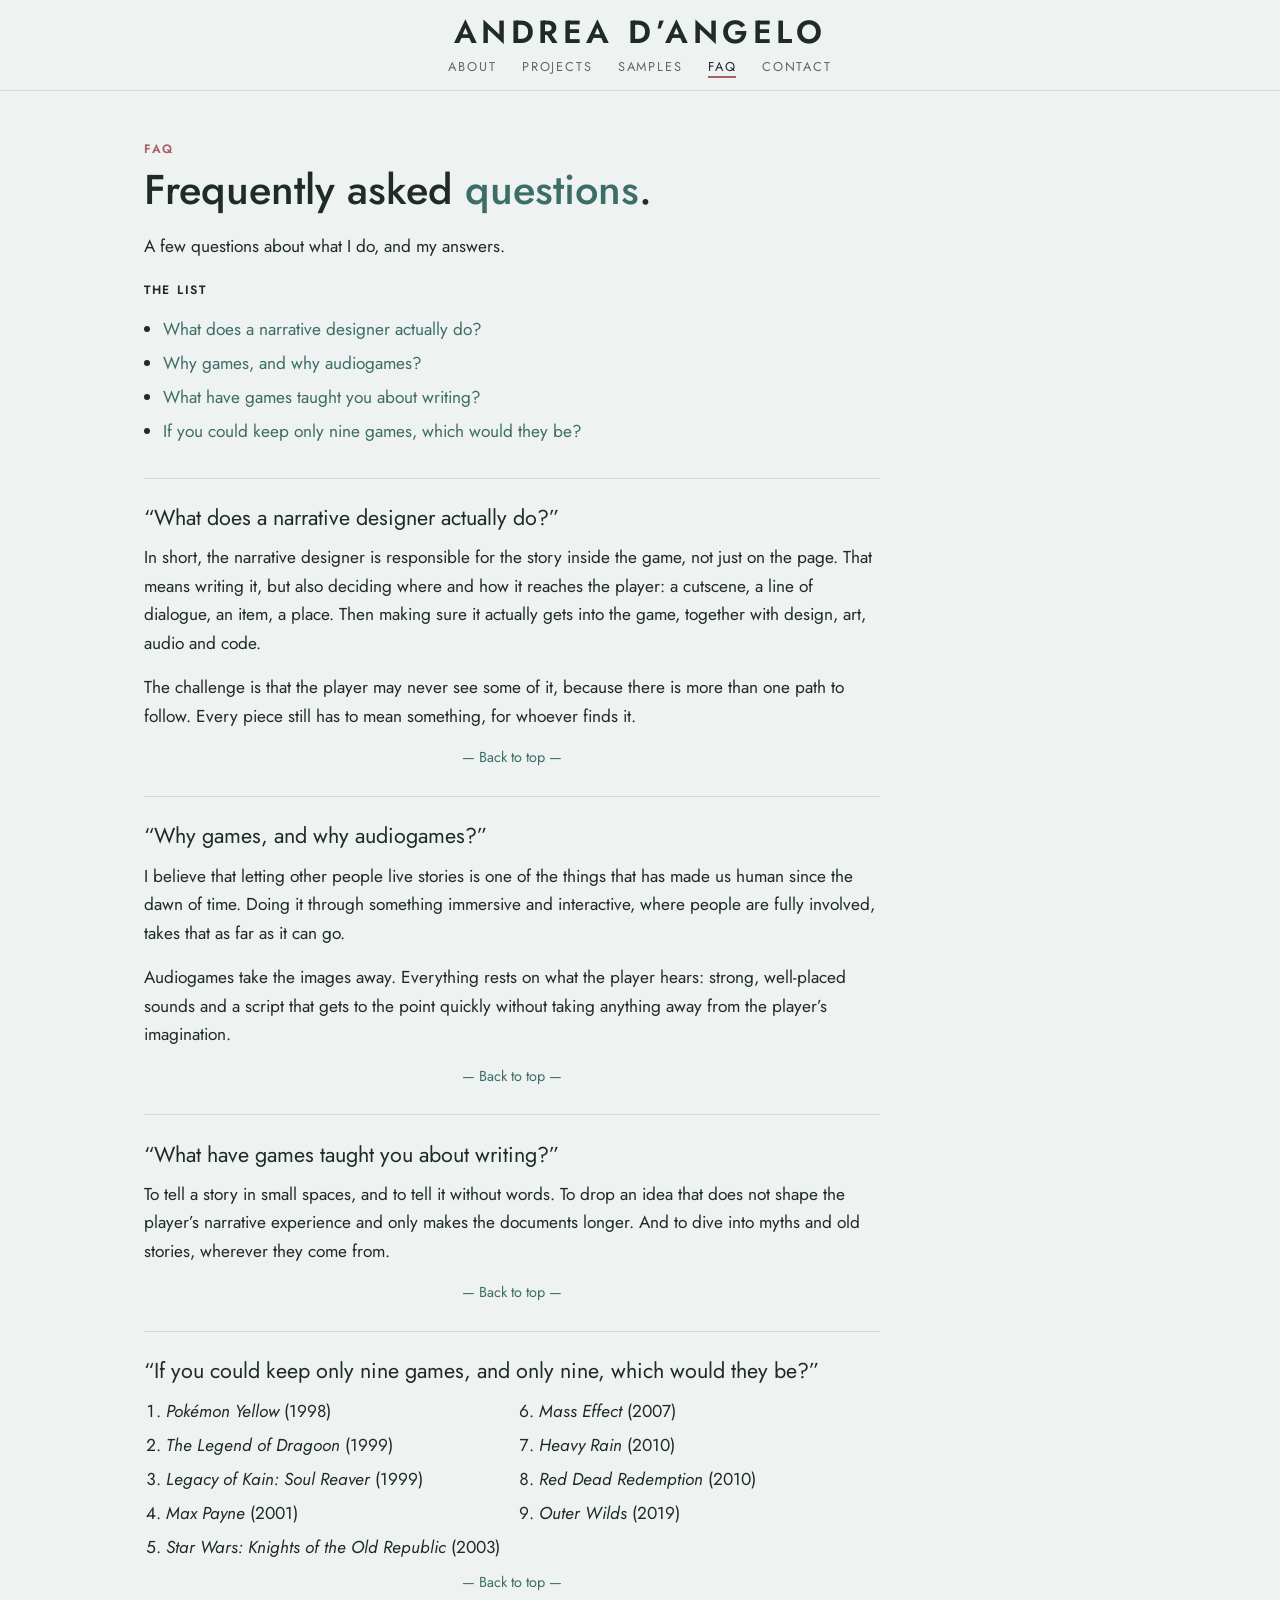
<file: faq.html>
<!doctype html>
<html lang="en">
<head>
<meta charset="utf-8">
<meta name="viewport" content="width=device-width, initial-scale=1, viewport-fit=cover">
<title>FAQ · Andrea D’Angelo</title>
<link rel="icon" href="favicon.svg" type="image/svg+xml">

<meta name="claude:viewport-fit-sides" content="cover">
<link rel="stylesheet" href="https://fonts.googleapis.com/css2?family=Jost:ital,wght@0,400;0,500;0,600;0,700;1,400&display=swap">
<style>
/* Direction B · "The notebook", second pass. One calm scroll under a centred masthead:
   hello, how I think, writing samples grouped by form, projects, questions, contact. */
:root {
  --bg: #eef2f0; --paper: #f9fbfa; --ink: #1f2b29; --muted: #5d6b67; --rule: #d3ddd9;
  --accent: #3d6d67; --accent-soft: #dce9e5; --rose: #a85e66; --rose-soft: #f3e3e4;
  --font: "Jost", Futura, "Century Gothic", "Helvetica Neue", Arial, sans-serif;
  color-scheme: light;
}
@media (prefers-color-scheme: dark) { :root:not([data-theme="light"]) {
  --bg: #141917; --paper: #1b211f; --ink: #e5ece9; --muted: #9fb0aa; --rule: #2c3533;
  --accent: #8cc2b9; --accent-soft: #1f2d2a; --rose: #e0a0a7; --rose-soft: #2e2123; color-scheme: dark; } }
:root[data-theme="dark"] {
  --bg: #141917; --paper: #1b211f; --ink: #e5ece9; --muted: #9fb0aa; --rule: #2c3533;
  --accent: #8cc2b9; --accent-soft: #1f2d2a; --rose: #e0a0a7; --rose-soft: #2e2123; color-scheme: dark; }
* { box-sizing: border-box; }
html, body { margin: 0; }
html { scroll-behavior: smooth; }
@media (prefers-reduced-motion: reduce) { html { scroll-behavior: auto; } }
body { background: var(--bg); color: var(--ink); font: 400 1.08rem/1.65 var(--font);
  padding-left: max(16px, env(safe-area-inset-left, 0px)); padding-right: max(16px, env(safe-area-inset-right, 0px)); padding-block: 0 3rem; }
body::before { content: ""; position: fixed; inset: 0 0 auto; height: env(safe-area-inset-top, 0px); z-index: 10; background: var(--bg); }
a { color: var(--accent); text-underline-offset: .18em; }
:focus-visible { outline: 2px solid var(--accent); outline-offset: 3px; }
p { margin: 0 0 1rem; }
.wrap { max-width: 62rem; margin: 0 auto; }

/* masthead */
.nav { position: sticky; top: env(safe-area-inset-top, 0px); z-index: 5; background: var(--bg); border-bottom: 1px solid var(--rule);
  margin-inline: calc(-1 * max(16px, env(safe-area-inset-left, 0px))) calc(-1 * max(16px, env(safe-area-inset-right, 0px)));
  padding-left: max(16px, env(safe-area-inset-left, 0px)); padding-right: max(16px, env(safe-area-inset-right, 0px)); }
.nav .wrap { display: flex; flex-direction: column; gap: .5rem; align-items: center; padding-block: 1rem .7rem; }
.nav .name { font: 600 clamp(1.4rem, 4vw, 2rem)/1 var(--font); letter-spacing: .14em; text-transform: uppercase; color: var(--ink); text-decoration: none; white-space: nowrap; }
.nav nav { display: flex; gap: 1.6rem; overflow-x: auto; scrollbar-width: none; max-width: 100%; font: 400 .8rem/1 var(--font); letter-spacing: .14em; text-transform: uppercase; }
.nav nav::-webkit-scrollbar { display: none; }
.nav nav a { color: var(--muted); text-decoration: none; white-space: nowrap; padding-block: .3rem; }
.nav nav a:hover { color: var(--rose); }
@media (max-width: 720px) { .nav nav { gap: .5rem 1rem; flex-wrap: wrap; justify-content: center; overflow: visible; letter-spacing: .1em; } }
section { scroll-margin-top: 7rem; }
.k { font: 600 .76rem/1.3 var(--font); letter-spacing: .14em; text-transform: uppercase; color: var(--rose); margin: 0 0 .6rem; }
h2 { font: 500 clamp(1.9rem, 5vw, 2.6rem)/1.1 var(--font); margin: 0 0 1.2rem; text-wrap: balance; }
h2 em, h1 em { color: var(--accent); font-style: normal; }

/* hello */
.about { display: grid; grid-template-columns: minmax(0, 1.5fr) minmax(0, 1fr); gap: 3rem; padding-block: clamp(2.2rem, 7vw, 4rem) 3rem; align-items: start; }
@media (max-width: 820px) { .about { grid-template-columns: 1fr; gap: 1.6rem; } .about .photo { order: -1; max-width: 18rem; } }
.about h1 { font: 400 clamp(1.9rem, 5vw, 2.7rem)/1.15 var(--font); margin: 0 0 1.3rem; text-wrap: balance; }
.about .lead { font-size: 1.2rem; line-height: 1.55; }
.quote { font: italic 400 1.25rem/1.45 var(--font); border-left: 2px solid var(--rose); padding-left: 1rem; margin: 1.5rem 0; }
.photo { aspect-ratio: 4 / 5; border: 1.5px dashed var(--rose); border-radius: 6px; display: grid; place-items: center; text-align: center; padding: 1.4rem; color: var(--rose); font-size: .9rem; background: var(--rose-soft); }
.btns { display: flex; gap: .6rem; flex-wrap: wrap; align-items: center; margin-top: 1.4rem; }
.btn { display: inline-block; font: 500 .9rem/1 var(--font); letter-spacing: .04em; padding: .8rem 1.1rem; border-radius: 999px; text-decoration: none; border: 1px solid var(--accent); color: var(--accent); }
.btn.solid { background: var(--accent); color: var(--paper); }
.btn.ghost { border-color: var(--rule); color: var(--ink); }
.btn.ghost:hover { border-color: var(--accent); }
.btns .sep { width: 1px; height: 1.6rem; background: var(--rule); margin-inline: .2rem; }
@media (max-width: 520px) { .btns .sep { display: none; } }

/* how I think */
.think { padding-block: 3rem; border-top: 1px solid var(--rule); }
.think .intro { max-width: 40rem; }
.principles { display: grid; grid-template-columns: repeat(2, minmax(0, 1fr)); gap: 1.4rem; margin-top: 1.6rem; counter-reset: p; }
@media (max-width: 760px) { .principles { grid-template-columns: 1fr; gap: 1rem; } }
.principles div { background: var(--paper); border: 1px solid var(--rule); border-radius: 10px; padding: 1.1rem 1.2rem; }
.principles div::before { counter-increment: p; content: counter(p); display: block; font: 500 2rem/1 var(--font); color: var(--rose); margin-bottom: .5rem; }
.principles b { display: block; font: 500 1.2rem/1.25 var(--font); margin-bottom: .35rem; }
.principles span { color: var(--muted); font-size: .98rem; }

/* writing samples, grouped by form */
.library { padding-block: 3rem; border-top: 1px solid var(--rule); }
.library .intro { max-width: 40rem; }
.group { margin-top: 2.4rem; }
.group > h3 { font: 600 .9rem/1.3 var(--font); letter-spacing: .14em; text-transform: uppercase; margin: 0 0 .2rem; padding-bottom: .6rem; border-bottom: 1px solid var(--rule); }
.item { display: grid; grid-template-columns: minmax(0, 1.25fr) minmax(0, 1fr); gap: 1.6rem; padding: 1.5rem 0; border-bottom: 1px solid var(--rule); align-items: start; }
.item:nth-child(odd) .media { order: -1; }
@media (max-width: 760px) { .item { grid-template-columns: 1fr; gap: .9rem; } .item:nth-child(odd) .media { order: 0; } }
.item h4 { font: 400 1.35rem/1.25 var(--font); margin: 0 0 .5rem; }
.item h4 small { font: 600 .82rem/1 var(--font); letter-spacing: .1em; text-transform: uppercase; color: var(--muted); display: block; margin-bottom: .35rem; }
.acts { display: flex; flex-wrap: wrap; gap: .3rem 1.2rem; margin: 0 0 .7rem; font: 600 .95rem/1.4 var(--font); }
.acts a, .acts summary { color: var(--accent); text-decoration: none; cursor: pointer; }
.acts a:hover, .acts summary:hover { text-decoration: underline; }
.item p { font-size: 1rem; }
.item .proj { font-style: italic; color: var(--muted); font-size: .92rem; margin: 0; }
.item:not(:has(.media)) { grid-template-columns: minmax(0, 1fr); }
.item:not(:has(.media)) > div { max-width: 40rem; }
.media img { width: 100%; border-radius: 6px; display: block; aspect-ratio: 16 / 10; object-fit: cover; background: #000; }
.inline { margin: 0; }
.inline summary { list-style: none; display: inline; }
.inline summary::-webkit-details-marker { display: none; }
.inline[open] summary::after { content: " · close"; }
.inline .text { margin-top: .9rem; background: var(--paper); border: 1px solid var(--rule); border-radius: 8px; padding: 1rem 1.1rem; font-size: 1rem; }
.inline .text p { margin: 0 0 .45rem; padding-left: 1rem; text-indent: -1rem; }
.inline .text b { font-size: .8rem; letter-spacing: .1em; text-transform: uppercase; font-weight: 600; }
.inline .text .n { padding: .6rem 0 0; text-indent: 0; margin-top: .6rem; border-top: 1px solid var(--rule); font-style: italic; color: var(--muted); font-size: .94rem; }
.inline .text .reg { text-indent: 0; padding: 0; font-style: italic; color: var(--muted); font-size: .92rem; }
.specific { margin-top: 2.2rem; }
.specific h3 { font: 500 1.4rem/1.2 var(--font); color: var(--accent); margin: 0 0 .5rem; }

/* projects */
.games { padding-block: 3rem; border-top: 1px solid var(--rule); }
.game { display: grid; grid-template-columns: minmax(0, 1fr) minmax(0, 1.4fr); gap: 1.6rem; padding: 1.4rem 0; border-bottom: 1px solid var(--rule); align-items: center; }
@media (max-width: 720px) { .game { grid-template-columns: 1fr; gap: .9rem; } }
.game img { width: 100%; aspect-ratio: 16 / 9; object-fit: cover; border-radius: 8px; display: block; background: #000; }
.game img.contain { object-fit: contain; }
.game .claim { font: 500 1.7rem/1.1 var(--font); margin: 0 0 .2rem; }
.game .name { font: 600 .78rem/1.3 var(--font); letter-spacing: .12em; text-transform: uppercase; color: var(--muted); margin: 0 0 .7rem; }
.more { margin-top: 2.6rem; }
.more h3 { font: 500 clamp(1.6rem, 4vw, 2rem)/1.1 var(--font); letter-spacing: .06em; text-transform: uppercase; color: var(--accent); margin: 0 0 1.2rem; }
.more-cols { display: grid; grid-template-columns: repeat(2, minmax(0, 1fr)); gap: 0 2.4rem; }
@media (max-width: 680px) { .more-cols { grid-template-columns: 1fr; } }
.more ul { margin: 0; padding-left: 1.1rem; }
.more li { margin-bottom: .6rem; font-size: 1rem; }
.more li b { font-weight: 600; }
.more li .r { color: var(--muted); }
.more h4 { font: 600 .82rem/1.3 var(--font); letter-spacing: .14em; text-transform: uppercase; color: var(--rose); margin: 1.4rem 0 .6rem; }
.fillrow { background: var(--rose-soft); border: 1px dashed var(--rose); color: var(--rose); padding: .5rem .7rem; border-radius: 6px; font-size: .92rem; list-style: none; margin-left: -1.1rem; }
.circles { display: grid; grid-template-columns: repeat(6, minmax(0, 1fr)); gap: 1rem; margin-top: 2rem; }
@media (max-width: 680px) { .circles { grid-template-columns: repeat(3, minmax(0, 1fr)); } }
.circles img { width: 100%; aspect-ratio: 1; object-fit: cover; border-radius: 50%; display: block; background: #000; }

/* FAQ, Kelsey-style list then answers */
.faq { padding-block: 3rem; border-top: 1px solid var(--rule); }
.faq .intro { max-width: 42rem; }
.faq .list { margin: 1rem 0 2rem; padding-left: 1.2rem; }
.faq .list li { margin-bottom: .35rem; }
.faq .list a { text-decoration: none; }
.faq .list a:hover { text-decoration: underline; }
.qa { padding: 1.6rem 0; border-top: 1px solid var(--rule); max-width: 46rem; scroll-margin-top: 7rem; }
.qa h3 { font: 400 1.35rem/1.3 var(--font); margin: 0 0 .7rem; }
.qa .back { display: block; text-align: center; font-size: .9rem; text-decoration: none; margin-top: .6rem; }
.nine { columns: 2; column-gap: 2rem; padding-left: 1.4rem; margin: 0; }
@media (max-width: 520px) { .nine { columns: 1; } }
.nine li { margin-bottom: .35rem; break-inside: avoid; }
.fill { background: var(--rose-soft); border: 1px dashed var(--rose); padding: .6rem .8rem; color: var(--rose); border-radius: 8px; font-size: .95rem; }

.contact { padding-block: 3rem 1rem; border-top: 1px solid var(--rule); }
.addr { user-select: all; font-weight: 500; }
.nav nav a[aria-current="page"] { color: var(--ink); box-shadow: inset 0 -2px 0 var(--rose); }
.foot { border-top: 1px solid var(--rule); margin-top: 2rem; padding-block: 1.4rem 0; font-size: .92rem; color: var(--muted); }
.foot .wrap { display: flex; flex-wrap: wrap; justify-content: space-between; gap: .5rem 2rem; }
.page-top { padding-top: clamp(2rem, 6vw, 3.2rem); border-top: 0 !important; }
.next-pages { display: flex; flex-wrap: wrap; gap: .6rem; margin-top: 1.6rem; }
</style>
</head>
<body>
<header class="nav"><div class="wrap"><a class="name" href="index.html">Andrea D’Angelo</a>
  <nav aria-label="Pages"><a href="index.html">About</a><a href="projects.html">Projects</a><a href="samples.html">Samples</a><a href="faq.html" aria-current="page">FAQ</a><a href="contact.html">Contact</a></nav></div></header>

<main class="wrap">
  <section class="faq page-top" id="faq">
    <p class="k">FAQ</p>
    <h2>Frequently asked <em>questions</em>.</h2>
    <p class="intro">A few questions about what I do, and my answers.</p>
    <p class="k" style="color:var(--ink);margin-top:1.4rem">The list</p>
    <ul class="list">
      <li><a href="#q1">What does a narrative designer actually do?</a></li>
      <li><a href="#q2">Why games, and why audiogames?</a></li>
      <li><a href="#q3">What have games taught you about writing?</a></li>
      <li><a href="#q4">If you could keep only nine games, which would they be?</a></li>
    </ul>
    <div class="qa" id="q1"><h3>“What does a narrative designer actually do?”</h3><p>In short, the narrative designer is responsible for the story inside the game, not just on the page. That means writing it, but also deciding where and how it reaches the player: a cutscene, a line of dialogue, an item, a place. Then making sure it actually gets into the game, together with design, art, audio and code.</p><p>The challenge is that the player may never see some of it, because there is more than one path to follow. Every piece still has to mean something, for whoever finds it.</p><a class="back" href="#faq">— Back to top —</a></div>
    <div class="qa" id="q2"><h3>“Why games, and why audiogames?”</h3><p>I believe that letting other people live stories is one of the things that has made us human since the dawn of time. Doing it through something immersive and interactive, where people are fully involved, takes that as far as it can go.</p><p>Audiogames take the images away. Everything rests on what the player hears: strong, well-placed sounds and a script that gets to the point quickly without taking anything away from the player’s imagination.</p><a class="back" href="#faq">— Back to top —</a></div>
    <div class="qa" id="q3"><h3>“What have games taught you about writing?”</h3><p>To tell a story in small spaces, and to tell it without words. To drop an idea that does not shape the player’s narrative experience and only makes the documents longer. And to dive into myths and old stories, wherever they come from.</p><a class="back" href="#faq">— Back to top —</a></div>
    <div class="qa" id="q4"><h3>“If you could keep only nine games, and only nine, which would they be?”</h3><ol class="nine"><li><i>Pokémon Yellow</i> (1998)</li><li><i>The Legend of Dragoon</i> (1999)</li><li><i>Legacy of Kain: Soul Reaver</i> (1999)</li><li><i>Max Payne</i> (2001)</li><li><i>Star Wars: Knights of the Old Republic</i> (2003)</li><li><i>Mass Effect</i> (2007)</li><li><i>Heavy Rain</i> (2010)</li><li><i>Red Dead Redemption</i> (2010)</li><li><i>Outer Wilds</i> (2019)</li></ol><a class="back" href="#faq">— Back to top —</a></div>
  </section>
</main>
</body>
</html>
</file>
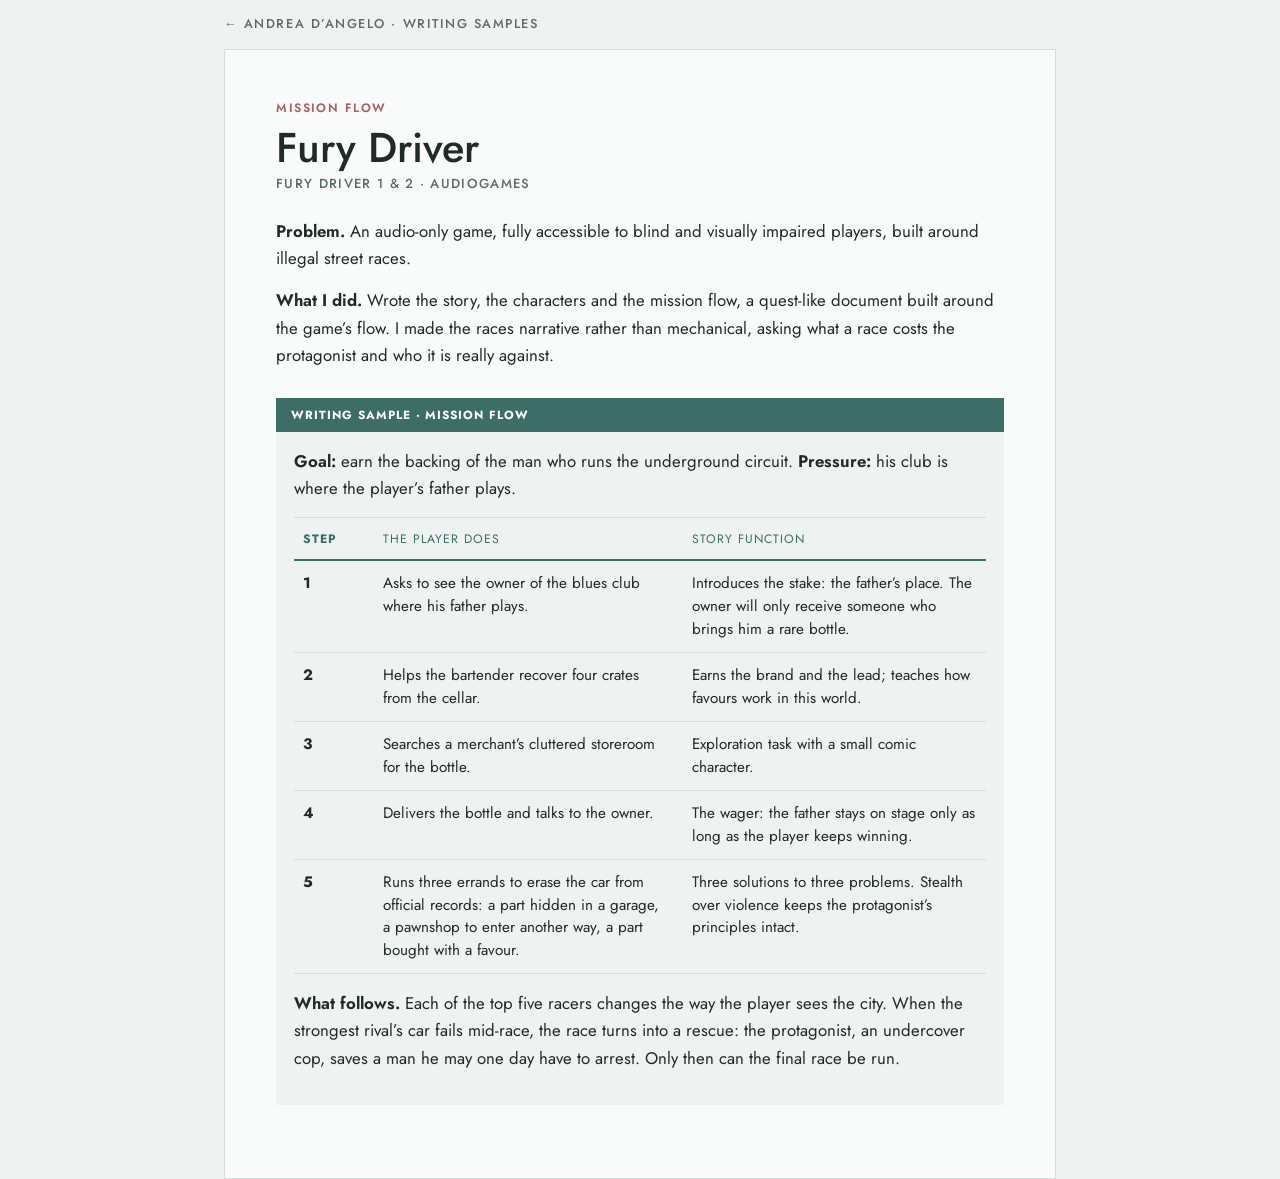
<file: fury-driver.html>
<!doctype html>
<html lang="en">
<head>
<meta charset="utf-8">
<meta name="viewport" content="width=device-width, initial-scale=1, viewport-fit=cover">
<title>Fury Driver · Andrea D’Angelo</title>
<link rel="icon" href="favicon.svg" type="image/svg+xml">

<meta name="claude:viewport-fit-sides" content="cover">
<link rel="stylesheet" href="https://fonts.googleapis.com/css2?family=Jost:ital,wght@0,400;0,500;0,600;1,400&family=Courier+Prime:ital,wght@0,400;0,700;1,400&display=swap">
<link rel="stylesheet" href="doc.css">
</head>
<body>
<div class="doc-top"><a href="samples.html">← Andrea D’Angelo · Writing samples</a></div>
<article class="docpage">
<p class="dk">Mission flow</p>
<h1>Fury Driver</h1>
<p class="dp">Fury Driver 1 &amp; 2 · audiogames</p>

  <div class="sec-intro">
    <p><b>Problem.</b> An audio-only game, fully accessible to blind and visually impaired players, built around illegal street races.</p>
    <p><b>What I did.</b> Wrote the story, the characters and the mission flow, a quest-like document built around the game’s flow. I made the races narrative rather than mechanical, asking what a race costs the protagonist and who it is really against.</p>
  </div>
  <div class="sample wide">
    <div class="sample-band">Writing sample · Mission flow</div>
    <div class="sample-body">
      <p><b>Goal:</b> earn the backing of the man who runs the underground circuit. <b>Pressure:</b> his club is where the player’s father plays.</p>
      <div class="rows mission">
        <div class="head"><span>Step</span><span>The player does</span><span>Story function</span></div>
        <div><span>1</span><span>Asks to see the owner of the blues club where his father plays.</span><span>Introduces the stake: the father’s place. The owner will only receive someone who brings him a rare bottle.</span></div>
        <div><span>2</span><span>Helps the bartender recover four crates from the cellar.</span><span>Earns the brand and the lead; teaches how favours work in this world.</span></div>
        <div><span>3</span><span>Searches a merchant’s cluttered storeroom for the bottle.</span><span>Exploration task with a small comic character.</span></div>
        <div><span>4</span><span>Delivers the bottle and talks to the owner.</span><span>The wager: the father stays on stage only as long as the player keeps winning.</span></div>
        <div><span>5</span><span>Runs three errands to erase the car from official records: a part hidden in a garage, a pawnshop to enter another way, a part bought with a favour.</span><span>Three solutions to three problems. Stealth over violence keeps the protagonist’s principles intact.</span></div>
      </div>
      <p style="margin-top:1rem"><b>What follows.</b> Each of the top five racers changes the way the player sees the city. When the strongest rival’s car fails mid-race, the race turns into a rescue: the protagonist, an undercover cop, saves a man he may one day have to arrest. Only then can the final race be run.</p>
    </div>
  </div>
</article>
</body>
</html>
</file>
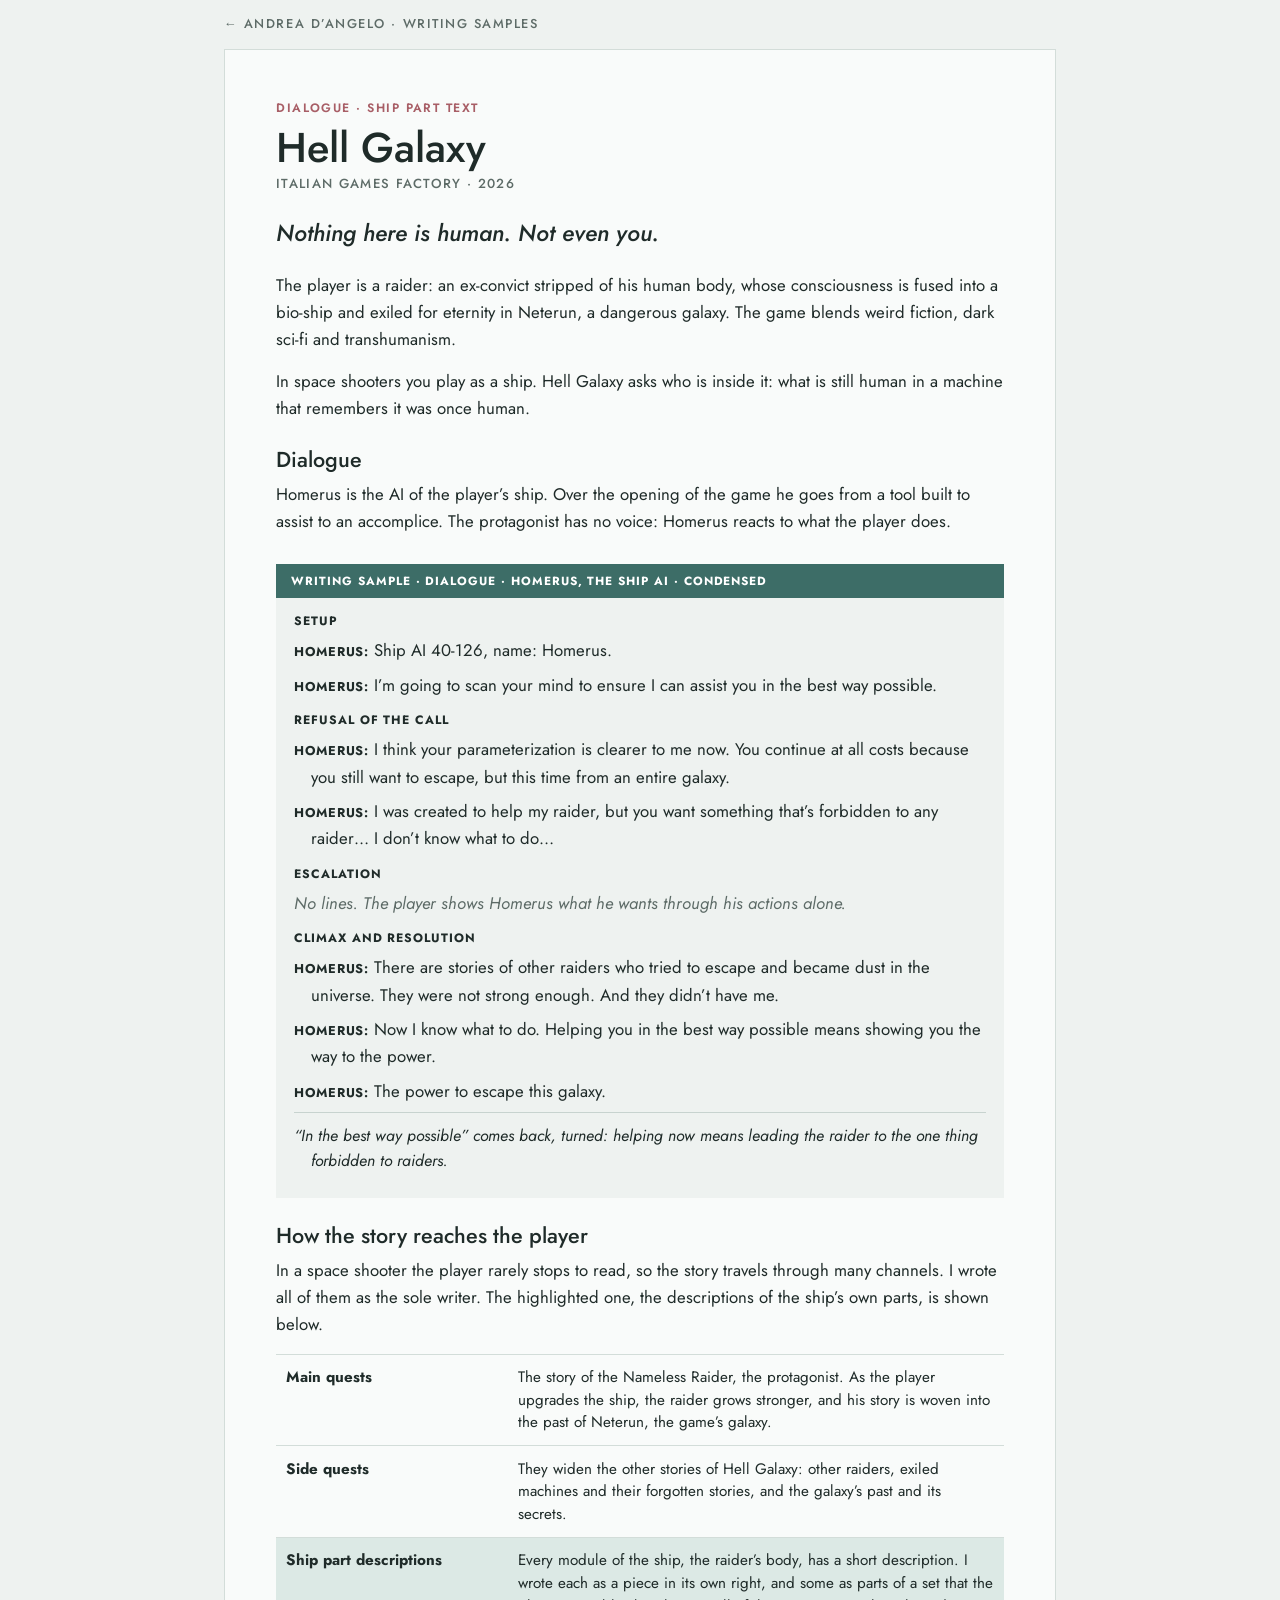
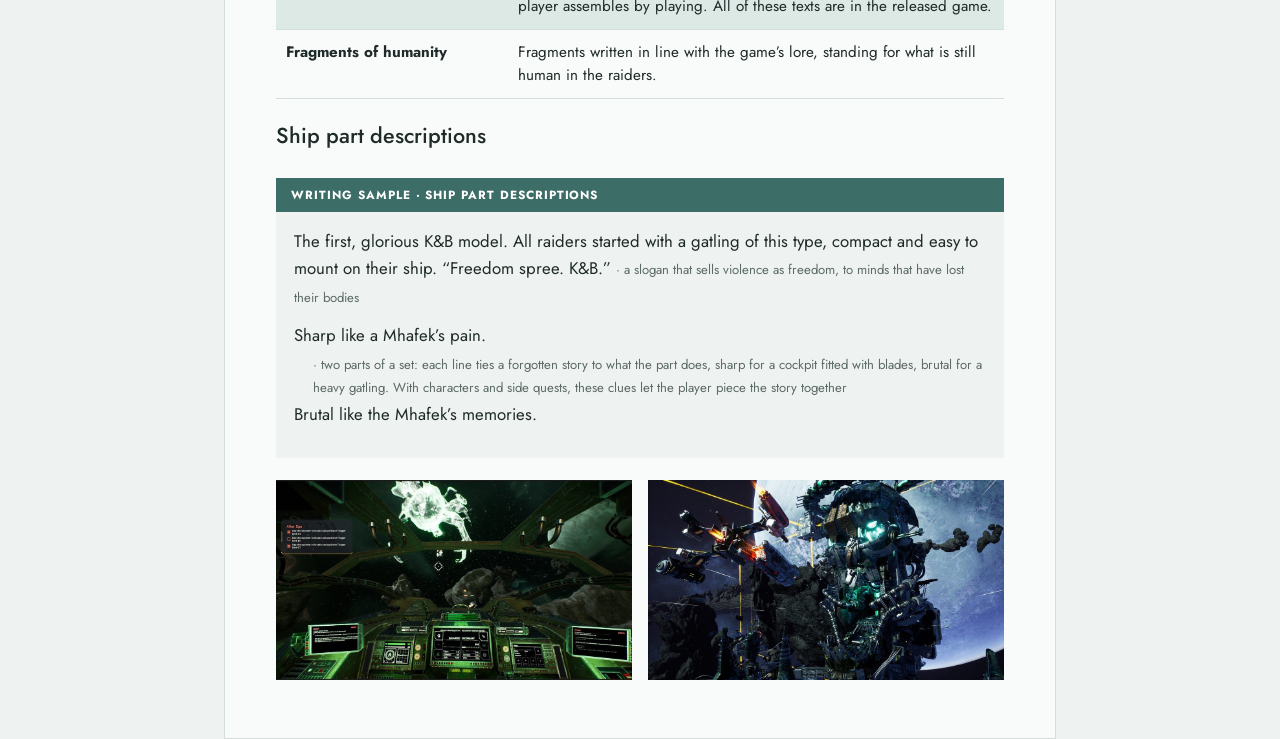
<file: hell-galaxy-texts.html>
<!doctype html>
<html lang="en">
<head>
<meta charset="utf-8">
<meta name="viewport" content="width=device-width, initial-scale=1, viewport-fit=cover">
<title>Hell Galaxy · Andrea D’Angelo</title>
<link rel="icon" href="favicon.svg" type="image/svg+xml">

<meta name="claude:viewport-fit-sides" content="cover">
<link rel="stylesheet" href="https://fonts.googleapis.com/css2?family=Jost:ital,wght@0,400;0,500;0,600;1,400&family=Courier+Prime:ital,wght@0,400;0,700;1,400&display=swap">
<link rel="stylesheet" href="doc.css">
<style>.singles p { margin-bottom: .75rem; }
.singles .pair-a { margin-bottom: .2rem; } .singles .mid { margin: 0 0 .2rem 1.2rem; line-height: 1.35; }</style>
</head>
<body>
<div class="doc-top"><a href="samples.html">← Andrea D’Angelo · Writing samples</a></div>
<article class="docpage">
<p class="dk">Dialogue · Ship part text</p>
<h1>Hell Galaxy</h1>
<p class="dp">Italian Games Factory · 2026</p>
<p class="tagline">Nothing here is human. Not even you.</p>
<div class="sec-intro"><p>The player is a raider: an ex-convict stripped of his human body, whose consciousness is fused into a bio-ship and exiled for eternity in Neterun, a dangerous galaxy. The game blends weird fiction, dark sci-fi and transhumanism.</p><p>In space shooters you play as a ship. Hell Galaxy asks who is inside it: what is still human in a machine that remembers it was once human.</p></div>
<h3>Dialogue</h3>
  <div class="sec-intro">
    <p>Homerus is the AI of the player’s ship. Over the opening of the game he goes from a tool built to assist to an accomplice. The protagonist has no voice: Homerus reacts to what the player does.</p>
  </div>
  <div class="sample">
    <div class="sample-band">Writing sample · Dialogue · Homerus, the ship AI · condensed</div>
    <div class="sample-body dl">
      <p class="fr">Setup</p>
      <p><span class="sp">Homerus:</span> Ship AI 40-126, name: Homerus.</p>
      <p><span class="sp">Homerus:</span> I’m going to scan your mind to ensure I can assist you in the best way possible.</p>
      <p class="fr">Refusal of the call</p>
      <p><span class="sp">Homerus:</span> I think your parameterization is clearer to me now. You continue at all costs because you still want to escape, but this time from an entire galaxy.</p>
      <p><span class="sp">Homerus:</span> I was created to help my raider, but you want something that’s forbidden to any raider… I don’t know what to do…</p>
      <p class="fr">Escalation</p>
      <p class="dir">No lines. The player shows Homerus what he wants through his actions alone.</p>
      <p class="fr">Climax and resolution</p>
      <p><span class="sp">Homerus:</span> There are stories of other raiders who tried to escape and became dust in the universe. They were not strong enough. And they didn’t have me.</p>
      <p><span class="sp">Homerus:</span> Now I know what to do. Helping you in the best way possible means showing you the way to the power.</p>
      <p><span class="sp">Homerus:</span> The power to escape this galaxy.</p>
      <p class="note">“In the best way possible” comes back, turned: helping now means leading the raider to the one thing forbidden to raiders.</p>
    </div>
  </div>
  <h3>How the story reaches the player</h3>
  <div class="sec-intro"><p>In a space shooter the player rarely stops to read, so the story travels through many channels. I wrote all of them as the sole writer. The highlighted one, the descriptions of the ship’s own parts, is shown below.</p></div>
  <div class="rows">
    <div><span>Main quests</span><span>The story of the Nameless Raider, the protagonist. As the player upgrades the ship, the raider grows stronger, and his story is woven into the past of Neterun, the game’s galaxy.</span></div>
    <div><span>Side quests</span><span>They widen the other stories of Hell Galaxy: other raiders, exiled machines and their forgotten stories, and the galaxy’s past and its secrets.</span></div>
    <div class="hl"><span>Ship part descriptions</span><span>Every module of the ship, the raider’s body, has a short description. I wrote each as a piece in its own right, and some as parts of a set that the player assembles by playing. All of these texts are in the released game.</span></div>
    <div><span>Fragments of humanity</span><span>Fragments written in line with the game’s lore, standing for what is still human in the raiders.</span></div>
  </div>

  <h3>Ship part descriptions</h3>
  <div class="sample" id="item-descriptions">
    <div class="sample-band">Writing sample · Ship part descriptions</div>
    <div class="sample-body mh singles">
      <p>The first, glorious K&amp;B model. All raiders started with a gatling of this type, compact and easy to mount on their ship. “Freedom spree. K&amp;B.” <span class="k">· a slogan that sells violence as freedom, to minds that have lost their bodies</span></p>
      <p class="pair-a">Sharp like a Mhafek’s pain.</p>
      <p class="mid"><span class="k">· two parts of a set: each line ties a forgotten story to what the part does, sharp for a cockpit fitted with blades, brutal for a heavy gatling. With characters and side quests, these clues let the player piece the story together</span></p>
      <p>Brutal like the Mhafek’s memories.</p>
    </div>
  </div>

  <div class="figs c2">
    <figure><img src="img/hg_cockpit.jpg" width="1100" height="619" alt="The bio-ship cockpit."></figure>
    <figure><img src="img/hg_head.jpg" width="1100" height="619" alt="A giant mechanical head in space."></figure>
  </div>
  
</article>
</body>
</html>
</file>
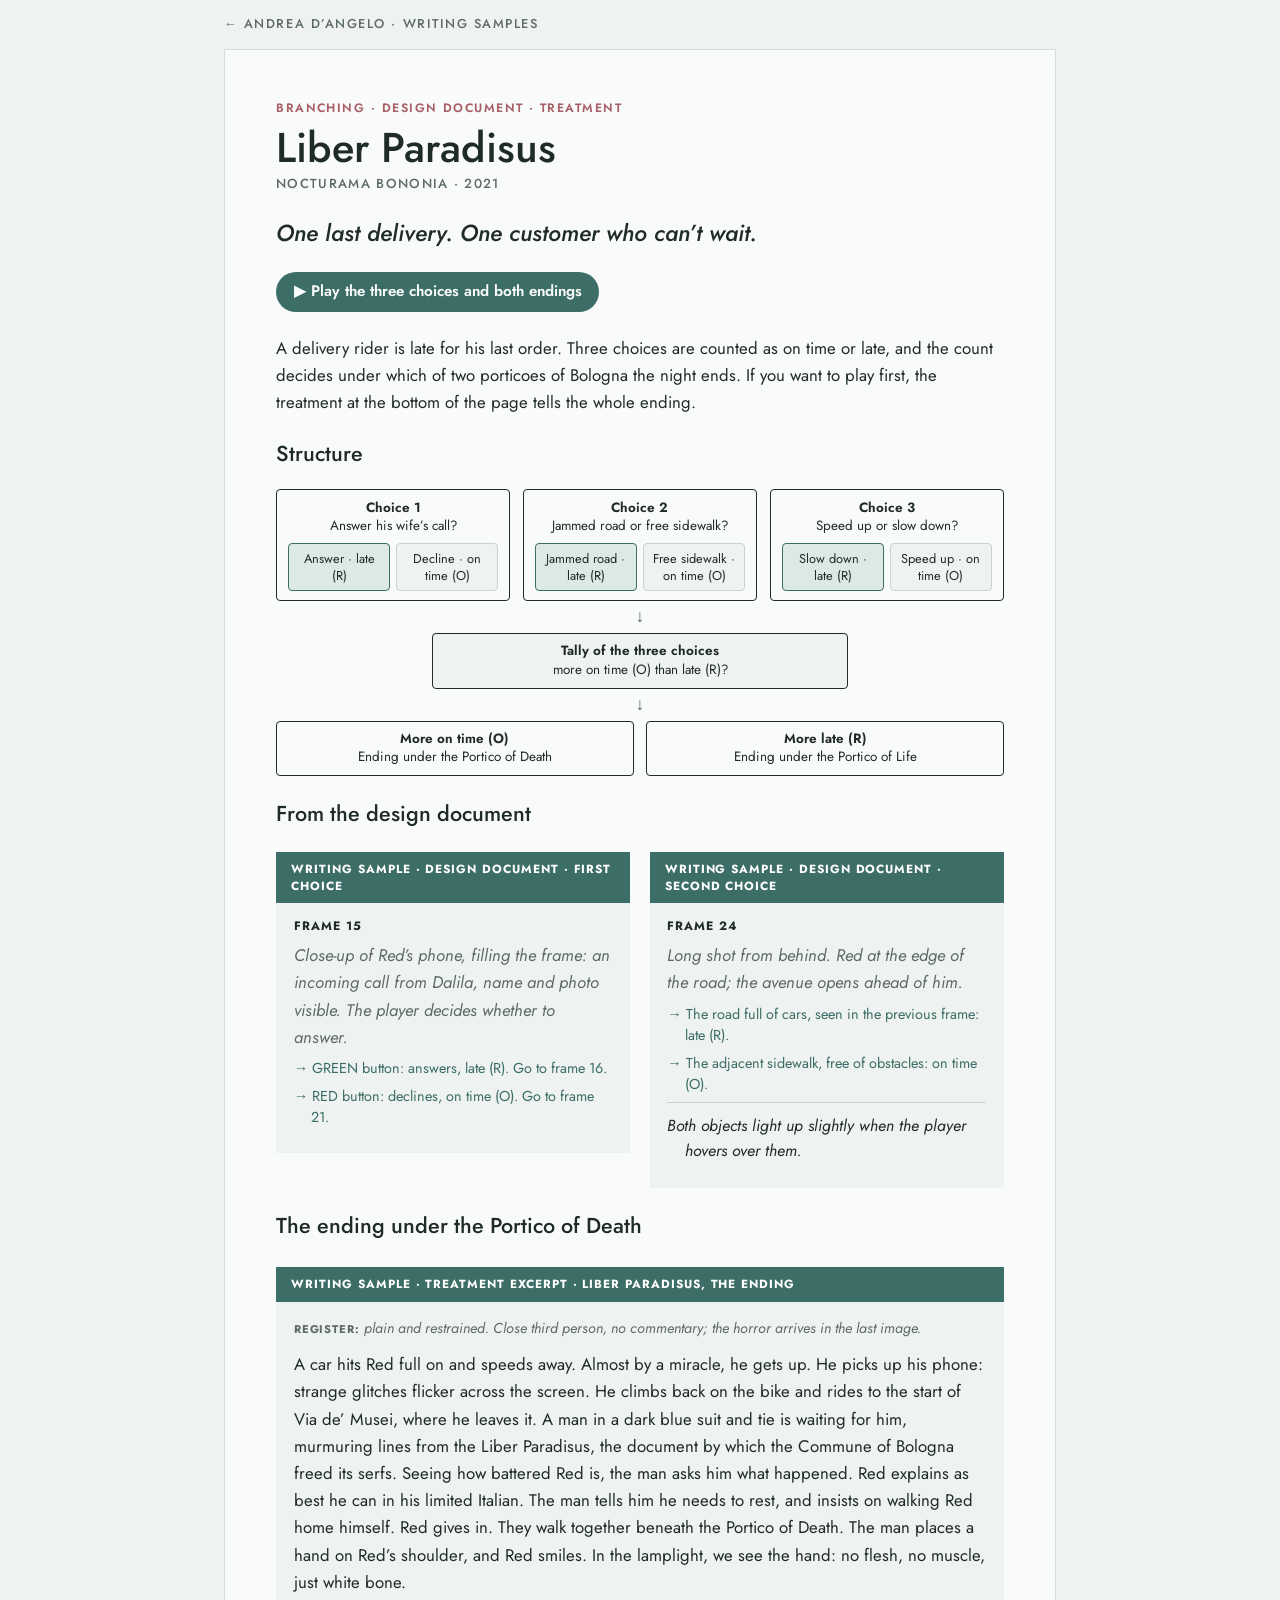
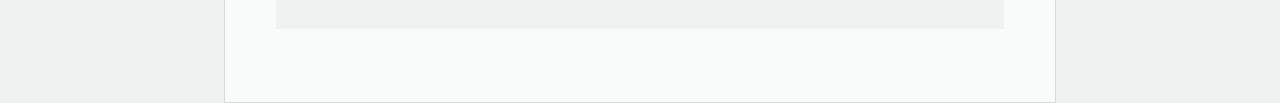
<file: liber-paradisus.html>
<!doctype html>
<html lang="en">
<head>
<meta charset="utf-8">
<meta name="viewport" content="width=device-width, initial-scale=1, viewport-fit=cover">
<title>Liber Paradisus · Andrea D’Angelo</title>
<link rel="icon" href="favicon.svg" type="image/svg+xml">

<meta name="claude:viewport-fit-sides" content="cover">
<link rel="stylesheet" href="https://fonts.googleapis.com/css2?family=Jost:ital,wght@0,400;0,500;0,600;1,400&family=Courier+Prime:ital,wght@0,400;0,700;1,400&display=swap">
<link rel="stylesheet" href="doc.css">
</head>
<body>
<div class="doc-top"><a href="samples.html">← Andrea D’Angelo · Writing samples</a></div>
<article class="docpage">
<p class="dk">Branching · Design document · Treatment</p>
<h1>Liber Paradisus</h1>
<p class="dp">Nocturama Bononia · 2021</p>
<p class="tagline">One last delivery. One customer who can’t wait.</p>
<p class="playlink"><a class="pbtn" href="play-liber-paradisus.html">▶ Play the three choices and both endings</a></p>

  <div class="sec-intro"><p>A delivery rider is late for his last order. Three choices are counted as on time or late, and the count decides under which of two porticoes of Bologna the night ends. If you want to play first, the treatment at the bottom of the page tells the whole ending.</p></div>
  <h3>Structure</h3>

  <div class="dg" role="img" aria-label="Diagram: three binary choices, each late or on time, are tallied; more on time leads to the ending under the Portico of Death, more late to the ending under the Portico of Life.">
    <div class="row r3">
      <div class="box"><b>Choice 1</b>Answer his wife’s call?<div class="chips"><span class="chip r">Answer · late (R)</span><span class="chip">Decline · on time (O)</span></div></div>
      <div class="box"><b>Choice 2</b>Jammed road or free sidewalk?<div class="chips"><span class="chip r">Jammed road · late (R)</span><span class="chip">Free sidewalk · on time (O)</span></div></div>
      <div class="box"><b>Choice 3</b>Speed up or slow down?<div class="chips"><span class="chip r">Slow down · late (R)</span><span class="chip">Speed up · on time (O)</span></div></div>
    </div>
    <div class="down">↓</div>
    <div class="box tint mid"><b>Tally of the three choices</b>more on time (O) than late (R)?</div>
    <div class="down">↓</div>
    <div class="row r2 stack">
      <div class="box"><b>More on time (O)</b>Ending under the Portico of Death</div>
      <div class="box"><b>More late (R)</b>Ending under the Portico of Life</div>
    </div>
  </div>

  

<h3>From the design document</h3>
<div class="pair pair-wrap">
    <div class="sample">
      <div class="sample-band">Writing sample · Design document · First choice</div>
      <div class="sample-body dl">
        <p class="fr">Frame 15</p>
        <p class="dir">Close-up of Red’s phone, filling the frame: an incoming call from Dalila, name and photo visible. The player decides whether to answer.</p>
        <p class="go">GREEN button: answers, late (R). Go to frame 16.</p>
        <p class="go">RED button: declines, on time (O). Go to frame 21.</p>
      </div>
    </div>
    <div class="sample">
      <div class="sample-band">Writing sample · Design document · Second choice</div>
      <div class="sample-body dl">
        <p class="fr">Frame 24</p>
        <p class="dir">Long shot from behind. Red at the edge of the road; the avenue opens ahead of him.</p>
        <p class="go">The road full of cars, seen in the previous frame: late (R).</p>
        <p class="go">The adjacent sidewalk, free of obstacles: on time (O).</p>
        <p class="note">Both objects light up slightly when the player hovers over them.</p>
      </div>
    </div>
  </div>

  <h3>The ending under the Portico of Death</h3>
  <div class="sample" id="liber-paradisus-ending">
    <div class="sample-band">Writing sample · Treatment excerpt · Liber Paradisus, the ending</div>
    <div class="sample-body">
      <p class="reg">plain and restrained. Close third person, no commentary; the horror arrives in the last image.</p>
      <p>A car hits Red full on and speeds away. Almost by a miracle, he gets up. He picks up his phone: strange glitches flicker across the screen. He climbs back on the bike and rides to the start of Via de’ Musei, where he leaves it. A man in a dark blue suit and tie is waiting for him, murmuring lines from the Liber Paradisus, the document by which the Commune of Bologna freed its serfs. Seeing how battered Red is, the man asks him what happened. Red explains as best he can in his limited Italian. The man tells him he needs to rest, and insists on walking Red home himself. Red gives in. They walk together beneath the Portico of Death. The man places a hand on Red’s shoulder, and Red smiles. In the lamplight, we see the hand: no flesh, no muscle, just white bone.</p>
    </div>
  </div>
</article>
</body>
</html>
</file>
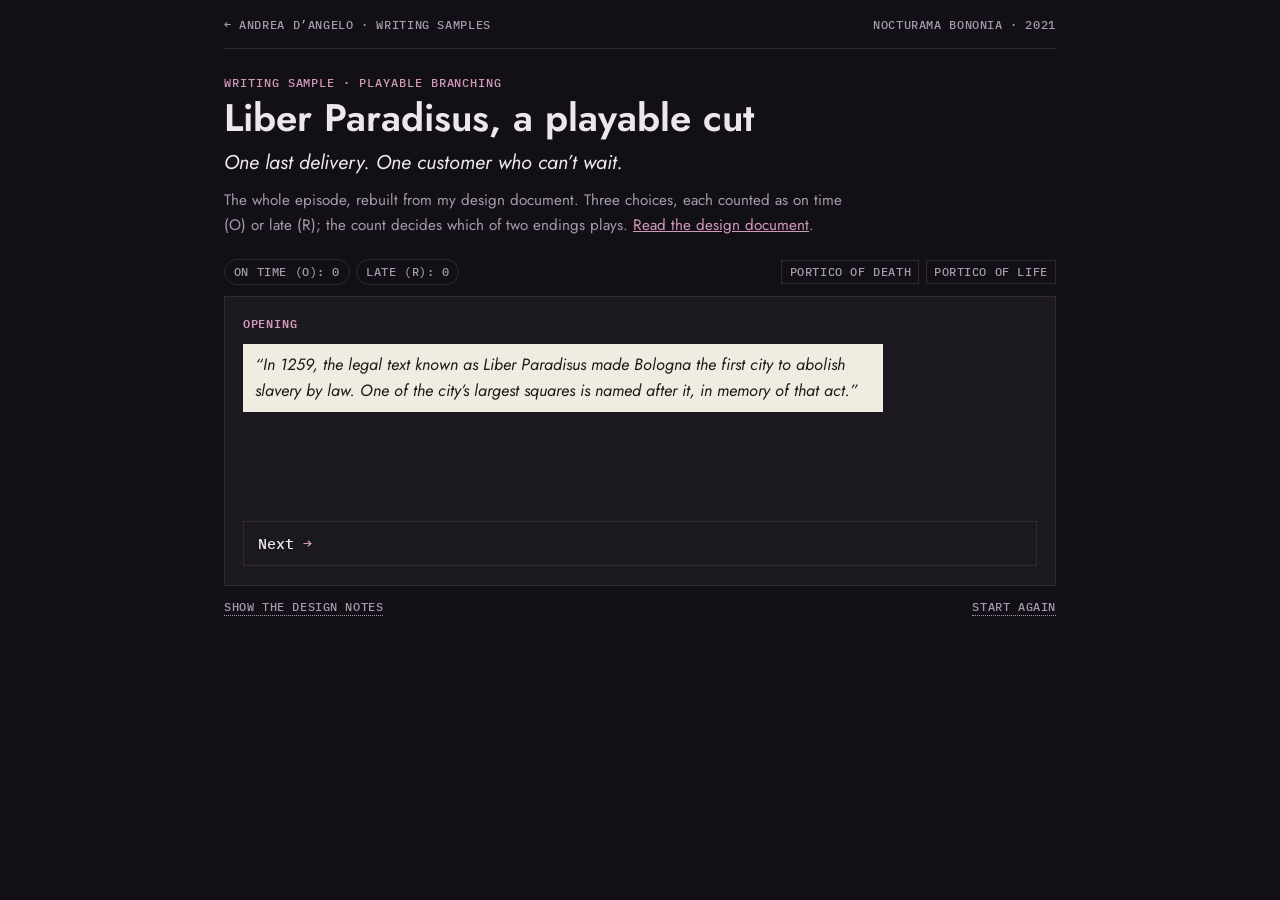
<file: play-liber-paradisus.html>
<!doctype html>
<html lang="en">
<head>
<meta charset="utf-8">
<meta name="viewport" content="width=device-width, initial-scale=1, viewport-fit=cover">
<title>Liber Paradisus, Playable Cut · Andrea D’Angelo</title>
<link rel="icon" href="favicon.svg" type="image/svg+xml">

<meta name="claude:viewport-fit-sides" content="cover">
<link rel="preconnect" href="https://fonts.googleapis.com">
<link rel="stylesheet" href="https://fonts.googleapis.com/css2?family=IBM+Plex+Mono:wght@400;500;600&family=Jost:ital,wght@0,400;0,500;0,600;1,400&display=swap">
<style>
/* Layout: a comic reader without panels. Frame, direction, lines; choices as buttons.
   Single dark theme by choice: a night ride through Bologna, read like a screen. */
:root {
  --bg: #121016; --panel: #1b1820; --ink: #ece7ef; --muted: #a39bab; --rule: #2f2a35;
  --accent: #d39ab8; --cyan: #8fd3d1; --cap: #f1ece2; --cap-ink: #1d1a17; --gold: #d8c08a;
  --body: "Jost", Futura, "Century Gothic", Arial, sans-serif; --mono: "IBM Plex Mono", "Courier New", monospace;
  color-scheme: dark;
}
* { box-sizing: border-box; }
html, body { margin: 0; }
body { background: var(--bg); color: var(--ink); font: 400 1.02rem/1.6 var(--body);
  padding-left: max(16px, env(safe-area-inset-left, 0px)); padding-right: max(16px, env(safe-area-inset-right, 0px)); padding-block: 0 3rem; }
a { color: var(--accent); }
:focus-visible { outline: 2px solid var(--accent); outline-offset: 3px; }
.bar { max-width: 52rem; margin: 0 auto; display: flex; justify-content: space-between; align-items: center; gap: 1rem; flex-wrap: wrap;
  padding-block: 1rem; border-bottom: 1px solid var(--rule); font: 500 .78rem/1.3 var(--mono); letter-spacing: .05em; text-transform: uppercase; color: var(--muted); }
.bar a { color: var(--muted); text-decoration: none; }
.bar a:hover { color: var(--ink); }
.head { max-width: 52rem; margin: 0 auto; padding-block: 1.6rem 1rem; }
.head .k { font: 500 .74rem/1.3 var(--mono); letter-spacing: .08em; text-transform: uppercase; color: var(--accent); margin: 0 0 .4rem; }
.head h1 { font: 600 clamp(1.7rem, 5vw, 2.4rem)/1.1 var(--body); margin: 0 0 .5rem; }
.head p { color: var(--muted); max-width: 40rem; margin: 0; font-size: .95rem; }
.reader { max-width: 52rem; margin: 0 auto; }
.status { display: flex; flex-wrap: wrap; gap: .5rem 1rem; align-items: center; justify-content: space-between; font: 500 .74rem/1.3 var(--mono); letter-spacing: .05em; text-transform: uppercase; color: var(--muted); margin: .4rem 0 .7rem; }
.tally { display: inline-flex; gap: .4rem; align-items: center; }
.tally span { border: 1px solid var(--rule); padding: .25rem .55rem; border-radius: 999px; }
.tally span.on { border-color: var(--accent); color: var(--ink); }
.endings { display: flex; gap: .4rem; }
.endings span { border: 1px solid var(--rule); padding: .2rem .45rem; }
.endings span.got { border-color: var(--accent); color: var(--accent); }
.stage { background: var(--panel); border: 1px solid var(--rule); }
.txt { padding: 1.2rem 1.1rem 1.2rem; min-height: 14rem; }
.frame { font: 600 .72rem/1.3 var(--mono); letter-spacing: .08em; text-transform: uppercase; color: var(--accent); margin: 0 0 .8rem; }
.cap { background: var(--cap); color: var(--cap-ink); padding: .5rem .75rem; margin: 0 0 .6rem; font-style: italic; max-width: 40rem; }
.cap small { display: block; font: 600 .66rem/1.3 var(--mono); letter-spacing: .08em; text-transform: uppercase; font-style: normal; color: #7a6a4a; margin-bottom: .2rem; }
.line { margin: 0 0 .5rem; }
.line b { font: 600 .78rem/1 var(--mono); letter-spacing: .06em; text-transform: uppercase; color: var(--cyan); margin-right: .4rem; }
.dir { color: var(--muted); font-style: italic; margin: 0 0 .6rem; }
.fx { opacity: 0; transform: translateY(4px); animation: in .35s ease forwards; }
@keyframes in { to { opacity: 1; transform: none; } }
@media (prefers-reduced-motion: reduce) { .fx { animation: none; opacity: 1; transform: none; } }
.choices { display: grid; grid-template-columns: repeat(2, minmax(0, 1fr)); gap: .6rem; padding: 0 1.1rem 1.2rem; }
.choices.one { grid-template-columns: 1fr; }
@media (max-width: 520px) { .choices { grid-template-columns: 1fr; } }
button.c { font: 500 .92rem/1.3 var(--mono); text-align: left; color: var(--ink); background: transparent; border: 1px solid var(--accent); padding: .75rem .9rem; cursor: pointer; }
button.c::before { content: "▸ "; color: var(--accent); }
button.c:hover { background: #2a2030; }
button.c .v { color: var(--muted); font-size: .8rem; }
button.c.next { border-color: var(--rule); }
button.c.next::before { content: ""; }
button.c.next::after { content: " →"; color: var(--accent); }
.notes { margin-top: 1rem; border: 1px dashed var(--rule); padding: .8rem 1rem; font-size: .92rem; color: var(--muted); }
.notes h2 { font: 600 .72rem/1.3 var(--mono); letter-spacing: .08em; text-transform: uppercase; color: var(--ink); margin: 0 0 .4rem; }
.notes p { margin: 0 0 .4rem; }
.toggle { font: 500 .74rem/1.3 var(--mono); letter-spacing: .05em; text-transform: uppercase; background: none; border: 0; color: var(--muted); cursor: pointer; padding: 0; border-bottom: 1px dotted var(--muted); }
.toggle:hover { color: var(--ink); }
.foot { max-width: 52rem; margin: 1.6rem auto 0; font-size: .9rem; color: var(--muted); }
</style>
</head>
<body>
<div class="bar"><a href="samples.html">← Andrea D’Angelo · Writing samples</a><span>Nocturama Bononia · 2021</span></div>
<header class="head">
  <p class="k">Writing sample · Playable branching</p>
  <h1>Liber Paradisus, a playable cut</h1>
  <p class="tagline" style="font-style:italic;font-size:1.25rem;color:var(--ink);margin:0 0 .6rem">One last delivery. One customer who can’t wait.</p>
  <p>The whole episode, rebuilt from my design document. Three choices, each counted as on time (O) or late (R); the count decides which of two endings plays. <a href="liber-paradisus.html">Read the design document</a>.</p>
</header>
<main class="reader">
  <div class="status">
    <span class="tally" aria-label="Tally"><span id="tO">On time (O): 0</span><span id="tR">Late (R): 0</span></span>
    <span class="endings" aria-label="Endings reached"><span id="e1">Portico of Death</span><span id="e2">Portico of Life</span></span>
  </div>
  <div class="stage" aria-live="polite">
    <div class="txt" id="txt"></div>
    <div class="choices" id="choices"></div>
  </div>
  <div style="margin-top:.8rem;display:flex;justify-content:space-between;gap:1rem;flex-wrap:wrap">
    <button class="toggle" id="tg" type="button" aria-expanded="false">Show the design notes</button>
    <button class="toggle" id="restart" type="button">Start again</button>
  </div>
  <div class="notes" id="notes" hidden></div>
</main>

<script>
(function () {
  var LP = "Liber Paradisus";
  var S = {
    intro: { frame: "Opening",
      body: [["q", "", "In 1259, the legal text known as Liber Paradisus made Bologna the first city to abolish slavery by law. One of the city’s largest squares is named after it, in memory of that act."]],
      note: ["The episode’s introduction screen."], next: "call" },
    call: { frame: "Frames 0–4 · Outside the takeaway",
      body: [["d","Night, Bologna. Red on his bike outside an anonymous takeaway, on the phone with his wife. He looks plainly tired."],
        ["l","Red","No, don’t worry. I’m not tired."],["l","Red","You know we need it. There’s not much else to say."],
        ["l","Red","Sure, and then what? What do we do?"],["l","Dalila (V.O.)","Red, I’m just saying…"],
        ["l","Red","No, Dalila! No! It’s just the way it is. I have to work hard or they’ll kick me out."],
        ["l","Red","Come on, go to sleep now. I’ll be back late. Don’t worry. Bye."]],
      note: ["Direction: Red talks over Dalila and cuts her off."], next: "pickup" },
    pickup: { frame: "Frames 4–7 · The order",
      body: [["l","Man (O.S.)","Hey."],["d","Red rubs his eyes, worn out by the last rounds."],["l","Man (O.S.)","Hey!"],
        ["l","Man","Are you in or not?"],["l","Red","Yes, sorry."],["l","Man","Come on! This is the delivery."],
        ["d","Red puts the food in his company’s bag. The man goes back inside."],
        ["l","Man","And then all they do is complain…"],["l","Man","NEXT!"]], next: "rain" },
    rain: { frame: "Frames 8–14 · Late, in the rain",
      body: [["d","Red sets off. High shot: he is small among the cars, horns, headlights."],
        ["q", LP, "This is the memorial of the servants and maids who were freed by the City of Bologna; and this memorial should rightly be called Paradisus"],
        ["l","Red","I know, I’m late!"],["d","Clouds. Then heavy rain on the car roofs."],["l","Red","Shit."],
        ["d","Red’s wheels cut through the puddles, lit by a car’s headlights."],["l","Red (O.S.)","I’ll never make it."]],
      note: ["Design document: the player makes THREE CHOICES, each between two options marked O (on time) and R (late). If O > R, the ending under the Portico of Death; otherwise, the Portico of Life.","Captions from the Liber Paradisus run through the episode."], next: "c1" },
    c1: { frame: "Frame 15 · The first choice",
      body: [["d","Red’s phone fills the frame: an incoming call from Dalila, her name and photo visible."],
        ["q", LP, "But this miserable creature, forgetful of his own dignity and his divine gift… miserably brought himself and all his descendants into this valley and greatly poisoned humankind by miserably binding it with the bonds of diabolical servitude…"]],
      note: ["Design document: two objects, the GREEN button (R) and the RED button (O).","Note to the artist: the objects you can interact with must look great, so that you want to touch them."],
      choices: [["Answer", "R", "answer"], ["Decline", "O", "decline"]] },
    answer: { frame: "Frames 16–20 · If he answers",
      body: [["d","Red pulls over by the sidewalk."],["l","Red","Hello?"],["l","Red","I know, Dalila. I know. I’m not angry."],
        ["l","Red","No, it was me. Don’t worry, we’ll talk about it tomorrow. I love you."],
        ["d","He sets off again. It is still raining."],["l","Red","Damn, I’m late…"]], next: "jam" },
    decline: { frame: "Frame 21 · If he declines",
      body: [["d","Red rides with his head down, straining. We do not see his eyes."],["l","Red","Maybe I’ll make it."]], next: "jam" },
    jam: { frame: "Frames 22–23",
      body: [["d","The wheels spin faster and faster, spraying rain everywhere."],["l","Red","C’mon…"],
        ["d","Right in front of him, a line of cars with no gap to get through."],["l","Red","Oh, no…"]],
      note: ["Both branches meet here; the first choice is already counted."], next: "c2" },
    c2: { frame: "Frame 24 · The second choice",
      body: [["d","Long shot from behind. Red at the edge of the road; the avenue opens ahead of him."],
        ["q", LP, "Considering all this, the noble city of Bologna, which has always fought for liberty, mindful of the past and preparing the future… redeemed for a monetary price all those that, in the city or the diocese of Bologna, it found to be oppressed in servile condition…"]],
      note: ["Design document: the road full of cars (R) or the adjacent sidewalk, free of obstacles (O). Both light up slightly when the player hovers over them."],
      choices: [["The road full of cars", "R", "road"], ["The free sidewalk", "O", "sidewalk"]] },
    road: { frame: "Frames 25–29 · The road",
      body: [["d","Red waits for the traffic to clear, among horns and rain. Fist on his cheek, elbow on the handlebar, he closes his eyes for a moment."],
        ["l","Driver (shouting)","HEY YOU! COME ON WITH THAT BIKE!"],["l","Driver (O.S.)","MOVE!"],
        ["d","Red pulls away; the car can finally move."],["l","Driver","Fucking rider…"]], next: "c3" },
    sidewalk: { frame: "Frames 30–33 · The sidewalk",
      body: [["d","Red’s wheels climb onto the sidewalk. He speeds along it and bumps a woman with an umbrella, almost knocking her over."],
        ["l","Red","EXCUSE ME!"],["l","Woman","Goddamn riders!"]], next: "c3" },
    c3: { frame: "Frame 34 · The third choice",
      body: [["d","Red, full figure from the front, head down. On both sides of the frame, the same detail: his feet on the pedals."],
        ["q", LP, "…and after careful scrutiny decreed to free them…"]],
      note: ["Design document: two speech bubbles are the objects. One to speed up (O), one to slow down (R)."],
      choices: [["Faster!", "O", "fast"], ["Slow down…", "R", "slow"]] },
    fast: { frame: "Frame 35", body: [["d","Red races past the buildings of Piazza Liber Paradisus. The rain has stopped."]], tally: true },
    slow: { frame: "Frame 36", body: [["d","Red brakes a little. He is in Piazza Liber Paradisus. The rain has stopped."]], tally: true },
    d1: { frame: "Frames 37–44 · On time",
      body: [["d","Red barely has time to turn toward a bright light coming at him from the side. The car hits his bike full on, then speeds away."],
        ["d","Red lies on his back in the road, his bag half torn. A cut on his cheek. He opens his eyes and gets to his knees."],
        ["l","Red","Fuck. A miracle… fuck."],["d","He picks up the bike and looks at his phone."],["l","Red","There’s still time."]],
      next: "d2" },
    d2: { frame: "Frames 45–47 · Toward the Portico of Death",
      body: [["d","Red sets off again."],
        ["q", LP, "…further establishing that in the future no one being constrained in any forms of servitude should dare settle in the city or the diocese…"],
        ["q", LP, "Therefore it is a very appropriate thing that, by a manumission, men are restored to their original freedom…"],
        ["d","He passes the church of San Petronio."],["q", LP, "…people that nature originally engendered to be free…"],
        ["d","At the start of the Portico of Death a man is waiting for him, talking to himself. We never see his hands."],
        ["l","The customer","“…and the law of nations later subjected to the yoke of servitude.” The Liber Paradisus."]], next: "d3" },
    d3: { frame: "Frames 48–56 · The customer",
      body: [["l","The customer","Finally! I’ve been waiting for you."],["l","Red","I’m sorry, I…"],
        ["l","The customer","About what? You’re right on time!"],["l","The customer","You look worse for wear. What happened to you?"],
        ["l","Red","Someone… with the car… they fled…"],
        ["d","Red’s phone: the wallpaper, Dalila, glitches and flickers with disturbing figures."],
        ["l","The customer","And you got this far? You didn’t call for help?"],["l","Red","No…"],
        ["l","The customer","This is crazy! Blessed boy, come to my house, I’ll give you a hand."],
        ["l","Red","But I… I don’t know…"],["l","The customer","I absolutely insist! You are in a really bad shape."]],
      note: ["Direction: the man stays serene and calm throughout."], next: "d4" },
    d4: { frame: "Frames 57–58 · Under the Portico of Death",
      body: [["l","Red","But may I…?"],["l","The customer","Oh, don’t worry!"],
        ["d","Seen from behind, the two walk along the Portico of Death. The man rests his right hand on Red’s shoulder: a skeleton’s hand."],
        ["l","The customer","Come on, this way."],["l","The customer","We will eat my order together."],
        ["d","Close-up of the skeletal hand."],["l","The customer (O.S.)","You just need to rest now."]],
      note: ["Arriving on time is the fatal ending."], fin: 1 },
    l1: { frame: "Frames 59–61 · Late",
      body: [["d","Red rides on, unhurt."],["l","Red","Maybe I’ll make it…"],
        ["q", LP, "…further establishing that in the future no one being constrained in any forms of servitude should dare settle in the city or the diocese…"],
        ["d","His phone beeps: a notification."],
        ["q", LP, "…so that the mass of those either born free or liberated through enfranchisement…"],
        ["d","Red brakes beside the Portico of Life."],["l","Red","Waiver for delay… fuck off."],
        ["q", LP, "…may not be corrupted again by any ferment of servitude…"]],
      next: "l2" },
    l2: { frame: "Frames 62–65 · The Portico of Life",
      body: [["d","Red stands with the bike at his feet and the bag in his hand."],["l","Red","That’s fucking enough."],
        ["q", LP, "…for even a small amount of ferment can corrupt a whole community…"],
        ["d","He hurls the bag into a bin."],["l","Red","Fuck this shit."],["q", LP, "…as a single wicked man…"],
        ["l","Hooded figure (O.S.)","“…could dishonour…”"],["l","Red","Huh?"],
        ["d","A hooded figure, impossible to recognise, stares at him. Then it is gone."],
        ["l","Red","Who…"],["l","Red","…the fuck…"]], next: "l3" },
    l3: { frame: "Frames 66–68 · Going home",
      body: [["d","Red dials a number. Behind him, the hooded figure has reappeared and watches him walk away along the Portico of Life."],
        ["l","Hooded figure","“…a multitude of virtuous men.” The Liber Paradisus…"],["l","Red","You were right, honey…"],
        ["d","On a wall beside him, graffiti in three lines: “Night as cold as the hand of death / That takes my heart / And throws it in a ditch.”"],
        ["l","Red","I’m coming home."]],
      note: ["The graffiti is drawn into the art and is not localised."], fin: 2 }
  };
  var picks = [], got = {}, showNotes = false;
  var $ = function (id) { return document.getElementById(id); };
  function el(tag, cls, text) { var e = document.createElement(tag); if (cls) e.className = cls; if (text != null) e.textContent = text; return e; }
  function body(items) {
    var box = document.createDocumentFragment();
    items.forEach(function (it, i) {
      var p;
      if (it[0] === "q") { p = el("p", "cap fx"); if (it[1]) p.appendChild(el("small", null, it[1])); p.appendChild(document.createTextNode("“" + it[2] + "”")); }
      else if (it[0] === "d") p = el("p", "dir fx", it[1]);
      else { p = el("p", "line fx"); p.appendChild(el("b", null, it[1] + ":")); p.appendChild(document.createTextNode(it[2])); }
      p.style.animationDelay = (i * 0.1) + "s";
      box.appendChild(p);
    });
    return box;
  }
  function count(v) { return picks.filter(function (x) { return x === v; }).length; }
  function setTally() {
    var o = count("O"), r = count("R");
    $("tO").textContent = "On time (O): " + o; $("tR").textContent = "Late (R): " + r;
    $("tO").className = o ? "on" : ""; $("tR").className = r ? "on" : "";
  }
  function btn(label, cls, fn) { var b = el("button", cls); b.type = "button"; b.appendChild(document.createTextNode(label)); b.addEventListener("click", fn); return b; }
  function go(id) {
    var s = S[id];
    var t = $("txt"); t.innerHTML = "";
    if (s.frame) t.appendChild(el("p", "frame", s.frame));
    t.appendChild(body(s.body));
    var ch = $("choices"); ch.innerHTML = ""; ch.className = "choices";
    if (s.choices) {
      s.choices.forEach(function (c) {
        var b = btn(c[0] + " ", "c", function () { picks.push(c[1]); setTally(); go(c[2]); });
        b.appendChild(el("span", "v", c[1] === "O" ? "· on time (O)" : "· late (R)"));
        ch.appendChild(b);
      });
    } else if (s.tally) {
      ch.className = "choices one";
      var o = count("O"), r = count("R");
      ch.appendChild(btn((o > r ? "More on time: " + o + " to " + r : "More late: " + r + " to " + o), "c next", function () { go(o > r ? "d1" : "l1"); }));
    } else if (s.fin) {
      got[s.fin] = true; $("e" + s.fin).className = "got";
      ch.className = "choices one";
      var left = [1, 2].filter(function (n) { return !got[n]; });
      ch.appendChild(btn(left.length ? "Play again and reach the " + (left[0] === 1 ? "Portico of Death" : "Portico of Life") : "You have seen both endings. Play again", "c next", restart));
    } else {
      ch.className = "choices one";
      ch.appendChild(btn("Next", "c next", function () { go(s.next); }));
    }
    var notes = $("notes"); notes.innerHTML = "";
    notes.appendChild(el("h2", null, "Design note"));
    var n = s.note;
    if (s.tally) n = ["Design document: if O > R, go to the ending under the Portico of Death; otherwise, to the Portico of Life. Your count: " + count("O") + " on time, " + count("R") + " late."];
    (n || ["No note for this frame."]).forEach(function (x) { notes.appendChild(el("p", null, x)); });
  }
  function restart() { picks = []; setTally(); go("intro"); $("txt").scrollIntoView({ behavior: "smooth", block: "center" }); }
  $("tg").addEventListener("click", function () {
    showNotes = !showNotes; $("notes").hidden = !showNotes;
    this.setAttribute("aria-expanded", showNotes); this.textContent = showNotes ? "Hide the design notes" : "Show the design notes";
  });
  $("restart").addEventListener("click", restart);
  go("intro");
})();
</script>
</body>
</html>
</file>
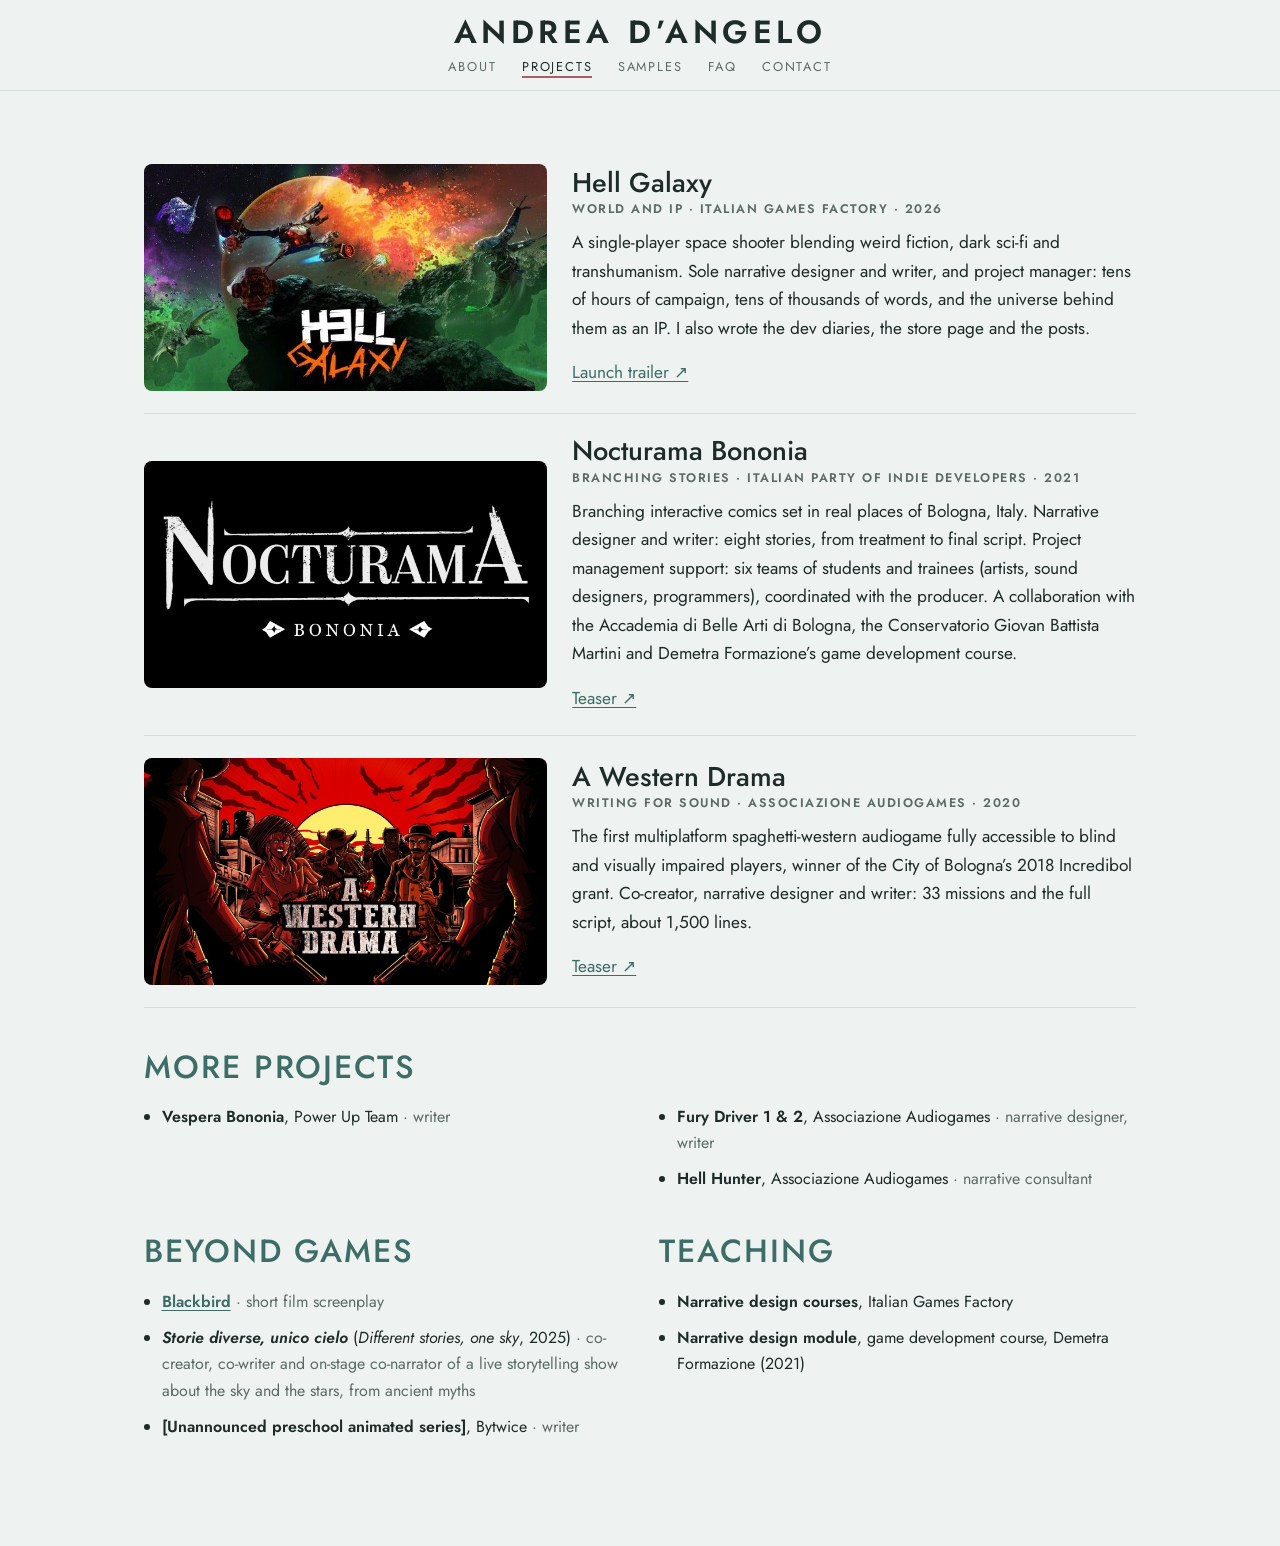
<file: projects.html>
<!doctype html>
<html lang="en">
<head>
<meta charset="utf-8">
<meta name="viewport" content="width=device-width, initial-scale=1, viewport-fit=cover">
<title>Projects · Andrea D’Angelo</title>
<link rel="icon" href="favicon.svg" type="image/svg+xml">

<meta name="claude:viewport-fit-sides" content="cover">
<link rel="stylesheet" href="https://fonts.googleapis.com/css2?family=Jost:ital,wght@0,400;0,500;0,600;0,700;1,400&display=swap">
<style>
/* Direction B · "The notebook", second pass. One calm scroll under a centred masthead:
   hello, how I think, writing samples grouped by form, projects, questions, contact. */
:root {
  --bg: #eef2f0; --paper: #f9fbfa; --ink: #1f2b29; --muted: #5d6b67; --rule: #d3ddd9;
  --accent: #3d6d67; --accent-soft: #dce9e5; --rose: #a85e66; --rose-soft: #f3e3e4;
  --font: "Jost", Futura, "Century Gothic", "Helvetica Neue", Arial, sans-serif;
  color-scheme: light;
}
@media (prefers-color-scheme: dark) { :root:not([data-theme="light"]) {
  --bg: #141917; --paper: #1b211f; --ink: #e5ece9; --muted: #9fb0aa; --rule: #2c3533;
  --accent: #8cc2b9; --accent-soft: #1f2d2a; --rose: #e0a0a7; --rose-soft: #2e2123; color-scheme: dark; } }
:root[data-theme="dark"] {
  --bg: #141917; --paper: #1b211f; --ink: #e5ece9; --muted: #9fb0aa; --rule: #2c3533;
  --accent: #8cc2b9; --accent-soft: #1f2d2a; --rose: #e0a0a7; --rose-soft: #2e2123; color-scheme: dark; }
* { box-sizing: border-box; }
html, body { margin: 0; }
html { scroll-behavior: smooth; }
@media (prefers-reduced-motion: reduce) { html { scroll-behavior: auto; } }
body { background: var(--bg); color: var(--ink); font: 400 1.08rem/1.65 var(--font);
  padding-left: max(16px, env(safe-area-inset-left, 0px)); padding-right: max(16px, env(safe-area-inset-right, 0px)); padding-block: 0 3rem; }
body::before { content: ""; position: fixed; inset: 0 0 auto; height: env(safe-area-inset-top, 0px); z-index: 10; background: var(--bg); }
a { color: var(--accent); text-underline-offset: .18em; }
:focus-visible { outline: 2px solid var(--accent); outline-offset: 3px; }
p { margin: 0 0 1rem; }
.wrap { max-width: 62rem; margin: 0 auto; }

/* masthead */
.nav { position: sticky; top: env(safe-area-inset-top, 0px); z-index: 5; background: var(--bg); border-bottom: 1px solid var(--rule);
  margin-inline: calc(-1 * max(16px, env(safe-area-inset-left, 0px))) calc(-1 * max(16px, env(safe-area-inset-right, 0px)));
  padding-left: max(16px, env(safe-area-inset-left, 0px)); padding-right: max(16px, env(safe-area-inset-right, 0px)); }
.nav .wrap { display: flex; flex-direction: column; gap: .5rem; align-items: center; padding-block: 1rem .7rem; }
.nav .name { font: 600 clamp(1.4rem, 4vw, 2rem)/1 var(--font); letter-spacing: .14em; text-transform: uppercase; color: var(--ink); text-decoration: none; white-space: nowrap; }
.nav nav { display: flex; gap: 1.6rem; overflow-x: auto; scrollbar-width: none; max-width: 100%; font: 400 .8rem/1 var(--font); letter-spacing: .14em; text-transform: uppercase; }
.nav nav::-webkit-scrollbar { display: none; }
.nav nav a { color: var(--muted); text-decoration: none; white-space: nowrap; padding-block: .3rem; }
.nav nav a:hover { color: var(--rose); }
@media (max-width: 720px) { .nav nav { gap: .5rem 1rem; flex-wrap: wrap; justify-content: center; overflow: visible; letter-spacing: .1em; } }
section { scroll-margin-top: 7rem; }
.k { font: 600 .76rem/1.3 var(--font); letter-spacing: .14em; text-transform: uppercase; color: var(--rose); margin: 0 0 .6rem; }
h2 { font: 500 clamp(1.9rem, 5vw, 2.6rem)/1.1 var(--font); margin: 0 0 1.2rem; text-wrap: balance; }
h2 em, h1 em { color: var(--accent); font-style: normal; }

/* hello */
.about { display: grid; grid-template-columns: minmax(0, 1.5fr) minmax(0, 1fr); gap: 3rem; padding-block: clamp(2.2rem, 7vw, 4rem) 3rem; align-items: start; }
@media (max-width: 820px) { .about { grid-template-columns: 1fr; gap: 1.6rem; } .about .photo { order: -1; max-width: 18rem; } }
.about h1 { font: 400 clamp(1.9rem, 5vw, 2.7rem)/1.15 var(--font); margin: 0 0 1.3rem; text-wrap: balance; }
.about .lead { font-size: 1.2rem; line-height: 1.55; }
.quote { font: italic 400 1.25rem/1.45 var(--font); border-left: 2px solid var(--rose); padding-left: 1rem; margin: 1.5rem 0; }
.photo { aspect-ratio: 4 / 5; border: 1.5px dashed var(--rose); border-radius: 6px; display: grid; place-items: center; text-align: center; padding: 1.4rem; color: var(--rose); font-size: .9rem; background: var(--rose-soft); }
.btns { display: flex; gap: .6rem; flex-wrap: wrap; align-items: center; margin-top: 1.4rem; }
.btn { display: inline-block; font: 500 .9rem/1 var(--font); letter-spacing: .04em; padding: .8rem 1.1rem; border-radius: 999px; text-decoration: none; border: 1px solid var(--accent); color: var(--accent); }
.btn.solid { background: var(--accent); color: var(--paper); }
.btn.ghost { border-color: var(--rule); color: var(--ink); }
.btn.ghost:hover { border-color: var(--accent); }
.btns .sep { width: 1px; height: 1.6rem; background: var(--rule); margin-inline: .2rem; }
@media (max-width: 520px) { .btns .sep { display: none; } }

/* how I think */
.think { padding-block: 3rem; border-top: 1px solid var(--rule); }
.think .intro { max-width: 40rem; }
.principles { display: grid; grid-template-columns: repeat(2, minmax(0, 1fr)); gap: 1.4rem; margin-top: 1.6rem; counter-reset: p; }
@media (max-width: 760px) { .principles { grid-template-columns: 1fr; gap: 1rem; } }
.principles div { background: var(--paper); border: 1px solid var(--rule); border-radius: 10px; padding: 1.1rem 1.2rem; }
.principles div::before { counter-increment: p; content: counter(p); display: block; font: 500 2rem/1 var(--font); color: var(--rose); margin-bottom: .5rem; }
.principles b { display: block; font: 500 1.2rem/1.25 var(--font); margin-bottom: .35rem; }
.principles span { color: var(--muted); font-size: .98rem; }

/* writing samples, grouped by form */
.library { padding-block: 3rem; border-top: 1px solid var(--rule); }
.library .intro { max-width: 40rem; }
.group { margin-top: 2.4rem; }
.group > h3 { font: 600 .9rem/1.3 var(--font); letter-spacing: .14em; text-transform: uppercase; margin: 0 0 .2rem; padding-bottom: .6rem; border-bottom: 1px solid var(--rule); }
.item { display: grid; grid-template-columns: minmax(0, 1.25fr) minmax(0, 1fr); gap: 1.6rem; padding: 1.5rem 0; border-bottom: 1px solid var(--rule); align-items: start; }
.item:nth-child(odd) .media { order: -1; }
@media (max-width: 760px) { .item { grid-template-columns: 1fr; gap: .9rem; } .item:nth-child(odd) .media { order: 0; } }
.item h4 { font: 400 1.35rem/1.25 var(--font); margin: 0 0 .5rem; }
.item h4 small { font: 600 .82rem/1 var(--font); letter-spacing: .1em; text-transform: uppercase; color: var(--muted); display: block; margin-bottom: .35rem; }
.acts { display: flex; flex-wrap: wrap; gap: .3rem 1.2rem; margin: 0 0 .7rem; font: 600 .95rem/1.4 var(--font); }
.acts a, .acts summary { color: var(--accent); text-decoration: none; cursor: pointer; }
.acts a:hover, .acts summary:hover { text-decoration: underline; }
.item p { font-size: 1rem; }
.item .proj { font-style: italic; color: var(--muted); font-size: .92rem; margin: 0; }
.item:not(:has(.media)) { grid-template-columns: minmax(0, 1fr); }
.item:not(:has(.media)) > div { max-width: 40rem; }
.media img { width: 100%; border-radius: 6px; display: block; aspect-ratio: 16 / 10; object-fit: cover; background: #000; }
.inline { margin: 0; }
.inline summary { list-style: none; display: inline; }
.inline summary::-webkit-details-marker { display: none; }
.inline[open] summary::after { content: " · close"; }
.inline .text { margin-top: .9rem; background: var(--paper); border: 1px solid var(--rule); border-radius: 8px; padding: 1rem 1.1rem; font-size: 1rem; }
.inline .text p { margin: 0 0 .45rem; padding-left: 1rem; text-indent: -1rem; }
.inline .text b { font-size: .8rem; letter-spacing: .1em; text-transform: uppercase; font-weight: 600; }
.inline .text .n { padding: .6rem 0 0; text-indent: 0; margin-top: .6rem; border-top: 1px solid var(--rule); font-style: italic; color: var(--muted); font-size: .94rem; }
.inline .text .reg { text-indent: 0; padding: 0; font-style: italic; color: var(--muted); font-size: .92rem; }
.specific { margin-top: 2.2rem; }
.specific h3 { font: 500 1.4rem/1.2 var(--font); color: var(--accent); margin: 0 0 .5rem; }

/* projects */
.games { padding-block: 3rem; border-top: 1px solid var(--rule); }
.game { display: grid; grid-template-columns: minmax(0, 1fr) minmax(0, 1.4fr); gap: 1.6rem; padding: 1.4rem 0; border-bottom: 1px solid var(--rule); align-items: center; }
@media (max-width: 720px) { .game { grid-template-columns: 1fr; gap: .9rem; } }
.game img { width: 100%; aspect-ratio: 16 / 9; object-fit: cover; border-radius: 8px; display: block; background: #000; }
.game img.contain { object-fit: contain; }
.game .claim { font: 500 1.7rem/1.1 var(--font); margin: 0 0 .2rem; }
.game .name { font: 600 .78rem/1.3 var(--font); letter-spacing: .12em; text-transform: uppercase; color: var(--muted); margin: 0 0 .7rem; }
.more { margin-top: 2.6rem; }
.more h3 { font: 500 clamp(1.6rem, 4vw, 2rem)/1.1 var(--font); letter-spacing: .06em; text-transform: uppercase; color: var(--accent); margin: 0 0 1.2rem; }
.more-cols { display: grid; grid-template-columns: repeat(2, minmax(0, 1fr)); gap: 0 2.4rem; }
@media (max-width: 680px) { .more-cols { grid-template-columns: 1fr; } }
.more ul { margin: 0; padding-left: 1.1rem; }
.more li { margin-bottom: .6rem; font-size: 1rem; }
.more li b { font-weight: 600; }
.more li .r { color: var(--muted); }
.more h4 { font: 600 .82rem/1.3 var(--font); letter-spacing: .14em; text-transform: uppercase; color: var(--rose); margin: 1.4rem 0 .6rem; }
.fillrow { background: var(--rose-soft); border: 1px dashed var(--rose); color: var(--rose); padding: .5rem .7rem; border-radius: 6px; font-size: .92rem; list-style: none; margin-left: -1.1rem; }
.circles { display: grid; grid-template-columns: repeat(6, minmax(0, 1fr)); gap: 1rem; margin-top: 2rem; }
@media (max-width: 680px) { .circles { grid-template-columns: repeat(3, minmax(0, 1fr)); } }
.circles img { width: 100%; aspect-ratio: 1; object-fit: cover; border-radius: 50%; display: block; background: #000; }

/* FAQ, Kelsey-style list then answers */
.faq { padding-block: 3rem; border-top: 1px solid var(--rule); }
.faq .intro { max-width: 42rem; }
.faq .list { margin: 1rem 0 2rem; padding-left: 1.2rem; }
.faq .list li { margin-bottom: .35rem; }
.faq .list a { text-decoration: none; }
.faq .list a:hover { text-decoration: underline; }
.qa { padding: 1.6rem 0; border-top: 1px solid var(--rule); max-width: 46rem; scroll-margin-top: 7rem; }
.qa h3 { font: 400 1.35rem/1.3 var(--font); margin: 0 0 .7rem; }
.qa .back { display: block; text-align: center; font-size: .9rem; text-decoration: none; margin-top: .6rem; }
.nine { columns: 2; column-gap: 2rem; padding-left: 1.4rem; margin: 0; }
@media (max-width: 520px) { .nine { columns: 1; } }
.nine li { margin-bottom: .35rem; break-inside: avoid; }
.fill { background: var(--rose-soft); border: 1px dashed var(--rose); padding: .6rem .8rem; color: var(--rose); border-radius: 8px; font-size: .95rem; }

.contact { padding-block: 3rem 1rem; border-top: 1px solid var(--rule); }
.addr { user-select: all; font-weight: 500; }
.nav nav a[aria-current="page"] { color: var(--ink); box-shadow: inset 0 -2px 0 var(--rose); }
.foot { border-top: 1px solid var(--rule); margin-top: 2rem; padding-block: 1.4rem 0; font-size: .92rem; color: var(--muted); }
.foot .wrap { display: flex; flex-wrap: wrap; justify-content: space-between; gap: .5rem 2rem; }
.page-top { padding-top: clamp(2rem, 6vw, 3.2rem); border-top: 0 !important; }
.next-pages { display: flex; flex-wrap: wrap; gap: .6rem; margin-top: 1.6rem; }
.more-cols.sub { margin-top: .4rem; }
.more-cols.sub .more { margin-top: 1.6rem; }
</style>
</head>
<body>
<header class="nav"><div class="wrap"><a class="name" href="index.html">Andrea D’Angelo</a>
  <nav aria-label="Pages"><a href="index.html">About</a><a href="projects.html" aria-current="page">Projects</a><a href="samples.html">Samples</a><a href="faq.html">FAQ</a><a href="contact.html">Contact</a></nav></div></header>

<main class="wrap">
  <section class="games page-top" id="projects">
    <div class="game"><img src="img/cv_hg.jpg" alt="Hell Galaxy key art" loading="lazy"><div><p class="claim">Hell Galaxy</p><p class="name">World and IP · Italian Games Factory · 2026</p><p>A single-player space shooter blending weird fiction, dark sci-fi and transhumanism. Sole narrative designer and writer, and project manager: tens of hours of campaign, tens of thousands of words, and the universe behind them as an IP. I also wrote the dev diaries, the store page and the posts.</p><a href="https://www.ign.com/videos/hell-galaxy-official-10-launch-trailer" rel="noopener">Launch trailer ↗</a></div></div>
    <div class="game"><img class="contain" src="img/cv_noc.jpg" alt="Nocturama Bononia logo" loading="lazy"><div><p class="claim">Nocturama Bononia</p><p class="name">Branching stories · Italian Party of Indie Developers · 2021</p><p>Branching interactive comics set in real places of Bologna, Italy. Narrative designer and writer: eight stories, from treatment to final script. Project management support: six teams of students and trainees (artists, sound designers, programmers), coordinated with the producer. A collaboration with the Accademia di Belle Arti di Bologna, the Conservatorio Giovan Battista Martini and Demetra Formazione’s game development course.</p><a href="https://www.youtube.com/watch?v=jJXWU8hXq-o" rel="noopener">Teaser ↗</a></div></div>
    <div class="game"><img src="img/cv_awd.jpg" alt="A Western Drama key art" loading="lazy"><div><p class="claim">A Western Drama</p><p class="name">Writing for sound · Associazione Audiogames · 2020</p><p>The first multiplatform spaghetti-western audiogame fully accessible to blind and visually impaired players, winner of the City of Bologna’s 2018 Incredibol grant. Co-creator, narrative designer and writer: 33 missions and the full script, about 1,500 lines.</p><a href="https://www.youtube.com/watch?v=Jlrpk9oQnAc" rel="noopener">Teaser ↗</a></div></div>

    <div class="more">
      <h3>More projects</h3>
      <div class="more-cols">
        <ul>
          <li><b>Vespera Bononia</b>, Power Up Team <span class="r">· writer</span></li>
        </ul>
        <ul>
          <li><b>Fury Driver 1 &amp; 2</b>, Associazione Audiogames <span class="r">· narrative designer, writer</span></li>
          <li><b>Hell Hunter</b>, Associazione Audiogames <span class="r">· narrative consultant</span></li>
        </ul>
      </div>
    </div>
    <div class="more-cols sub">
      <div class="more"><h3>Beyond games</h3><ul>
        <li><b><a href="blackbird.html">Blackbird</a></b> <span class="r">· short film screenplay</span></li>
        <li><b><i>Storie diverse, unico cielo</i></b> (<i>Different stories, one sky</i>, 2025) <span class="r">· co-creator, co-writer and on-stage co-narrator of a live storytelling show about the sky and the stars, from ancient myths</span></li>
        <li><b>[Unannounced preschool animated series]</b>, Bytwice <span class="r">· writer</span></li></ul></div>
      <div class="more"><h3>Teaching</h3><ul>
        <li><b>Narrative design courses</b>, Italian Games Factory</li>
        <li><b>Narrative design module</b>, game development course, Demetra Formazione (2021)</li></ul></div>
    </div>
  </section>
</main>
</body>
</html>
</file>
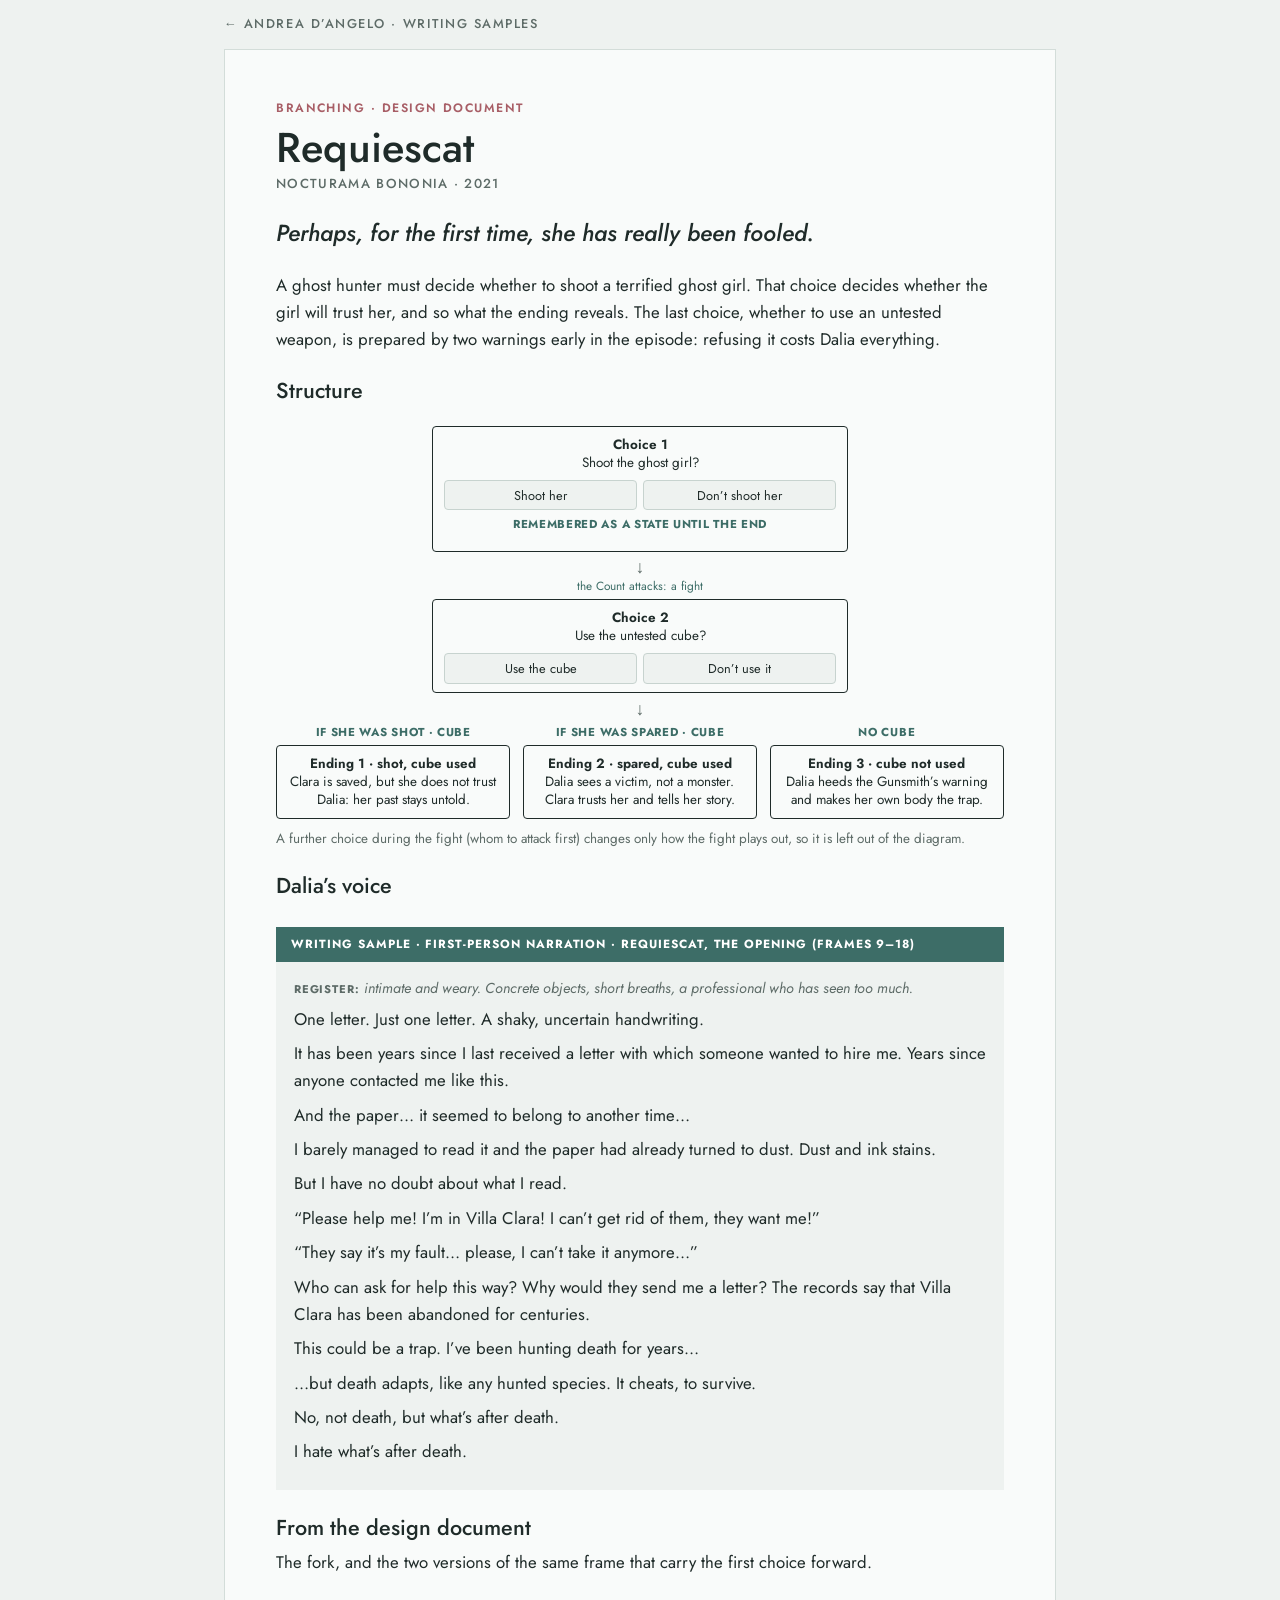
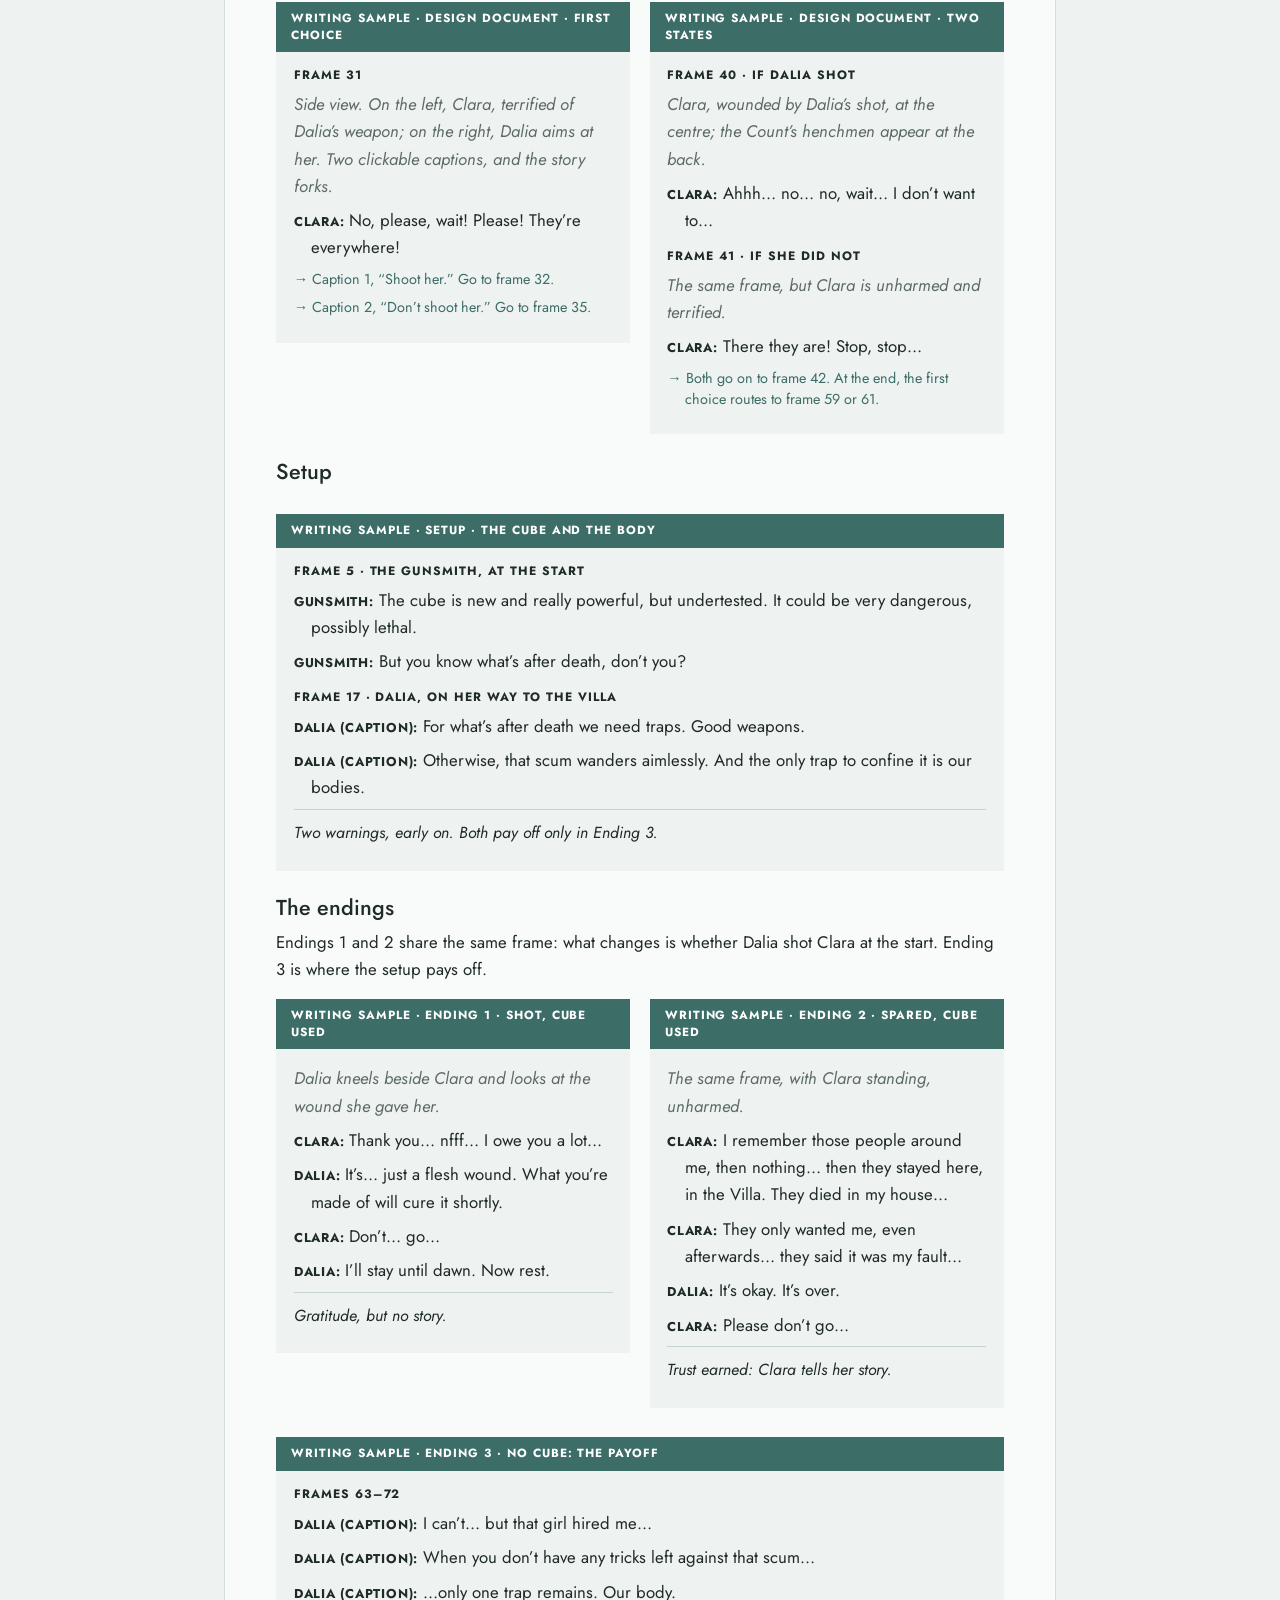
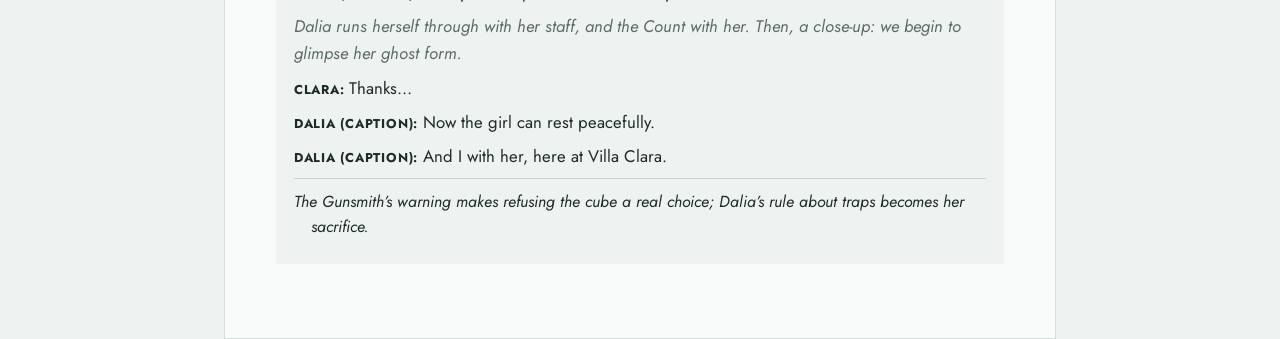
<file: requiescat.html>
<!doctype html>
<html lang="en">
<head>
<meta charset="utf-8">
<meta name="viewport" content="width=device-width, initial-scale=1, viewport-fit=cover">
<title>Requiescat · Andrea D’Angelo</title>
<link rel="icon" href="favicon.svg" type="image/svg+xml">

<meta name="claude:viewport-fit-sides" content="cover">
<link rel="stylesheet" href="https://fonts.googleapis.com/css2?family=Jost:ital,wght@0,400;0,500;0,600;1,400&family=Courier+Prime:ital,wght@0,400;0,700;1,400&display=swap">
<link rel="stylesheet" href="doc.css">
</head>
<body>
<div class="doc-top"><a href="samples.html">← Andrea D’Angelo · Writing samples</a></div>
<article class="docpage">
<p class="dk">Branching · Design document</p>
<h1>Requiescat</h1>
<p class="dp">Nocturama Bononia · 2021</p>
<p class="tagline">Perhaps, for the first time, she has really been fooled.</p>
  <div class="sec-intro"><p>A ghost hunter must decide whether to shoot a terrified ghost girl. That choice decides whether the girl will trust her, and so what the ending reveals. The last choice, whether to use an untested weapon, is prepared by two warnings early in the episode: refusing it costs Dalia everything.</p></div>
  <h3>Structure</h3>
  <div class="dg" role="img" aria-label="Diagram: choice 1, shoot the ghost girl or not, is remembered as a state; after a fight with the Count, choice 2, use the untested cube or not. Shot and cube used gives ending 1; spared and cube used gives ending 2; cube not used gives ending 3.">
    <div class="box mid"><b>Choice 1</b>Shoot the ghost girl?<div class="chips"><span class="chip">Shoot her</span><span class="chip">Don’t shoot her</span></div><p class="flag">Remembered as a state until the end</p></div>
    <div class="down">↓<small>the Count attacks: a fight</small></div>
    <div class="box mid"><b>Choice 2</b>Use the untested cube?<div class="chips"><span class="chip">Use the cube</span><span class="chip">Don’t use it</span></div></div>
    <div class="down">↓</div>
    <div class="row r3">
      <div><p class="cond">If she was shot · cube</p><div class="box"><b>Ending 1 · shot, cube used</b>Clara is saved, but she does not trust Dalia: her past stays untold.</div></div>
      <div><p class="cond">If she was spared · cube</p><div class="box"><b>Ending 2 · spared, cube used</b>Dalia sees a victim, not a monster. Clara trusts her and tells her story.</div></div>
      <div><p class="cond">No cube</p><div class="box"><b>Ending 3 · cube not used</b>Dalia heeds the Gunsmith’s warning and makes her own body the trap.</div></div>
    </div>
  </div>
  <p class="cap">A further choice during the fight (whom to attack first) changes only how the fight plays out, so it is left out of the diagram.</p>

  <h3>Dalia’s voice</h3>
  <div class="sample" id="dalia-voice">
    <div class="sample-band">Writing sample · First-person narration · Requiescat, the opening (frames 9–18)</div>
    <div class="sample-body dl">
      <p class="reg">intimate and weary. Concrete objects, short breaths, a professional who has seen too much.</p>
      <p class="plain">One letter. Just one letter. A shaky, uncertain handwriting.</p>
      <p class="plain">It has been years since I last received a letter with which someone wanted to hire me. Years since anyone contacted me like this.</p>
      <p class="plain">And the paper… it seemed to belong to another time…</p>
      <p class="plain">I barely managed to read it and the paper had already turned to dust. Dust and ink stains.</p>
      <p class="plain">But I have no doubt about what I read.</p>
      <p class="plain">“Please help me! I’m in Villa Clara! I can’t get rid of them, they want me!”</p>
      <p class="plain">“They say it’s my fault… please, I can’t take it anymore…”</p>
      <p class="plain">Who can ask for help this way? Why would they send me a letter? The records say that Villa Clara has been abandoned for centuries.</p>
      <p class="plain">This could be a trap. I’ve been hunting death for years…</p>
      <p class="plain">…but death adapts, like any hunted species. It cheats, to survive.</p>
      <p class="plain">No, not death, but what’s after death.</p>
      <p class="plain">I hate what’s after death.</p>
    </div>
  </div>
  <h3>From the design document</h3>
  <div class="sec-intro"><p>The fork, and the two versions of the same frame that carry the first choice forward.</p></div>
  <div class="pair pair-wrap">
    <div class="sample">
      <div class="sample-band">Writing sample · Design document · First choice</div>
      <div class="sample-body dl">
        <p class="fr">Frame 31</p>
        <p class="dir">Side view. On the left, Clara, terrified of Dalia’s weapon; on the right, Dalia aims at her. Two clickable captions, and the story forks.</p>
        <p><span class="sp">Clara:</span> No, please, wait! Please! They’re everywhere!</p>
        <p class="go">Caption 1, “Shoot her.” Go to frame 32.</p>
        <p class="go">Caption 2, “Don’t shoot her.” Go to frame 35.</p>
      </div>
    </div>
    <div class="sample">
      <div class="sample-band">Writing sample · Design document · Two states</div>
      <div class="sample-body dl">
        <p class="fr">Frame 40 · If Dalia shot</p>
        <p class="dir">Clara, wounded by Dalia’s shot, at the centre; the Count’s henchmen appear at the back.</p>
        <p><span class="sp">Clara:</span> Ahhh… no… no, wait… I don’t want to…</p>
        <p class="fr">Frame 41 · If she did not</p>
        <p class="dir">The same frame, but Clara is unharmed and terrified.</p>
        <p><span class="sp">Clara:</span> There they are! Stop, stop…</p>
        <p class="go">Both go on to frame 42. At the end, the first choice routes to frame 59 or 61.</p>
      </div>
    </div>
  </div>

  <h3>Setup</h3>
  <div class="sample" id="requiescat-setup-payoff">
    <div class="sample-band">Writing sample · Setup · The cube and the body</div>
    <div class="sample-body dl">
      <p class="fr">Frame 5 · The Gunsmith, at the start</p>
      <p><span class="sp">Gunsmith:</span> The cube is new and really powerful, but undertested. It could be very dangerous, possibly lethal.</p>
      <p><span class="sp">Gunsmith:</span> But you know what’s after death, don’t you?</p>
      <p class="fr">Frame 17 · Dalia, on her way to the villa</p>
      <p><span class="sp">Dalia (caption):</span> For what’s after death we need traps. Good weapons.</p>
      <p><span class="sp">Dalia (caption):</span> Otherwise, that scum wanders aimlessly. And the only trap to confine it is our bodies.</p>
      <p class="note">Two warnings, early on. Both pay off only in Ending 3.</p>
    </div>
  </div>

  <h3>The endings</h3>
  <div class="sec-intro"><p>Endings 1 and 2 share the same frame: what changes is whether Dalia shot Clara at the start. Ending 3 is where the setup pays off.</p></div>
  <div class="pair">
    <div class="sample">
      <div class="sample-band">Writing sample · Ending 1 · Shot, cube used</div>
      <div class="sample-body dl">
        <p class="dir">Dalia kneels beside Clara and looks at the wound she gave her.</p>
        <p><span class="sp">Clara:</span> Thank you… nfff… I owe you a lot…</p>
        <p><span class="sp">Dalia:</span> It’s… just a flesh wound. What you’re made of will cure it shortly.</p>
        <p><span class="sp">Clara:</span> Don’t… go…</p>
        <p><span class="sp">Dalia:</span> I’ll stay until dawn. Now rest.</p>
        <p class="note">Gratitude, but no story.</p>
      </div>
    </div>
    <div class="sample">
      <div class="sample-band">Writing sample · Ending 2 · Spared, cube used</div>
      <div class="sample-body dl">
        <p class="dir">The same frame, with Clara standing, unharmed.</p>
        <p><span class="sp">Clara:</span> I remember those people around me, then nothing… then they stayed here, in the Villa. They died in my house…</p>
        <p><span class="sp">Clara:</span> They only wanted me, even afterwards… they said it was my fault…</p>
        <p><span class="sp">Dalia:</span> It’s okay. It’s over.</p>
        <p><span class="sp">Clara:</span> Please don’t go…</p>
        <p class="note">Trust earned: Clara tells her story.</p>
      </div>
    </div>
  </div>
  <div class="sample">
    <div class="sample-band">Writing sample · Ending 3 · No cube: the payoff</div>
    <div class="sample-body dl">
      <p class="fr">Frames 63–72</p>
      <p><span class="sp">Dalia (caption):</span> I can’t… but that girl hired me…</p>
      <p><span class="sp">Dalia (caption):</span> When you don’t have any tricks left against that scum…</p>
      <p><span class="sp">Dalia (caption):</span> …only one trap remains. Our body.</p>
      <p class="dir">Dalia runs herself through with her staff, and the Count with her. Then, a close-up: we begin to glimpse her ghost form.</p>
      <p><span class="sp">Clara:</span> Thanks…</p>
      <p><span class="sp">Dalia (caption):</span> Now the girl can rest peacefully.</p>
      <p><span class="sp">Dalia (caption):</span> And I with her, here at Villa Clara.</p>
      <p class="note">The Gunsmith’s warning makes refusing the cube a real choice; Dalia’s rule about traps becomes her sacrifice.</p>
    </div>
  </div>

</article>
</body>
</html>
</file>
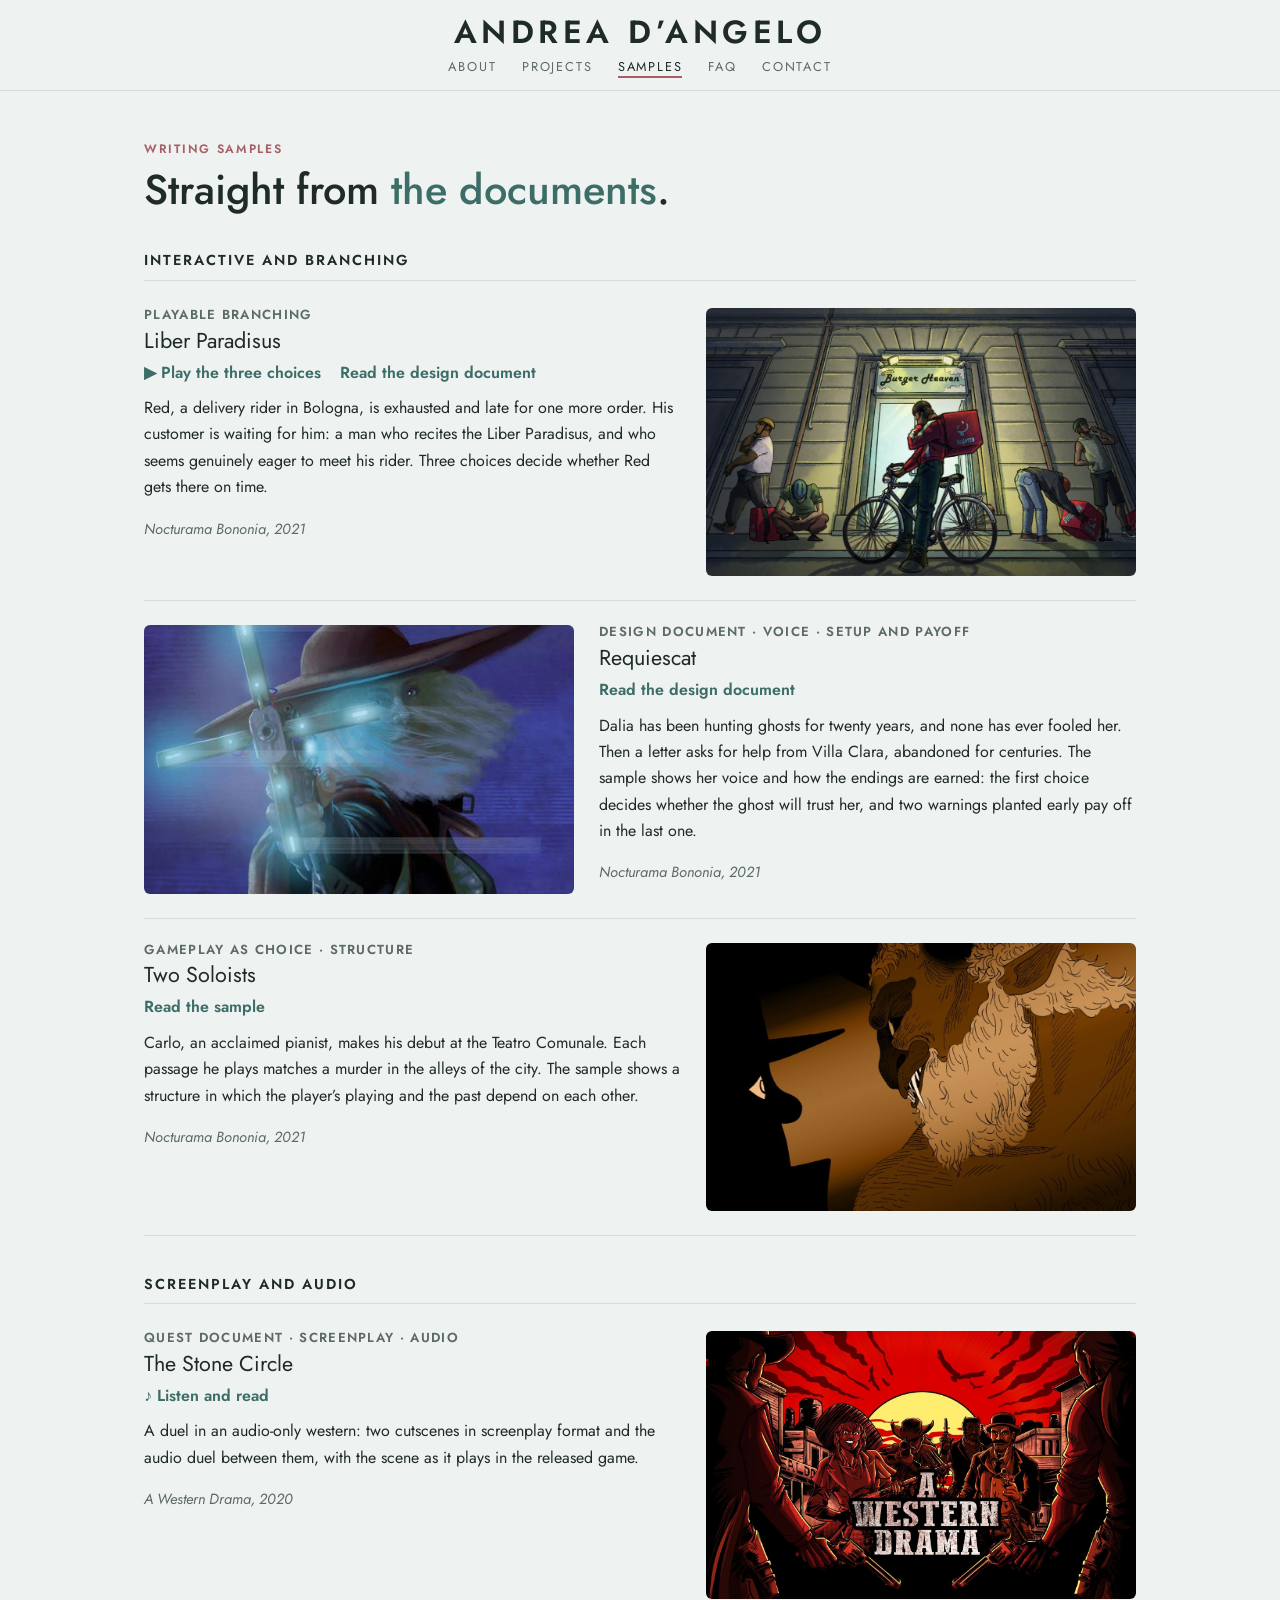
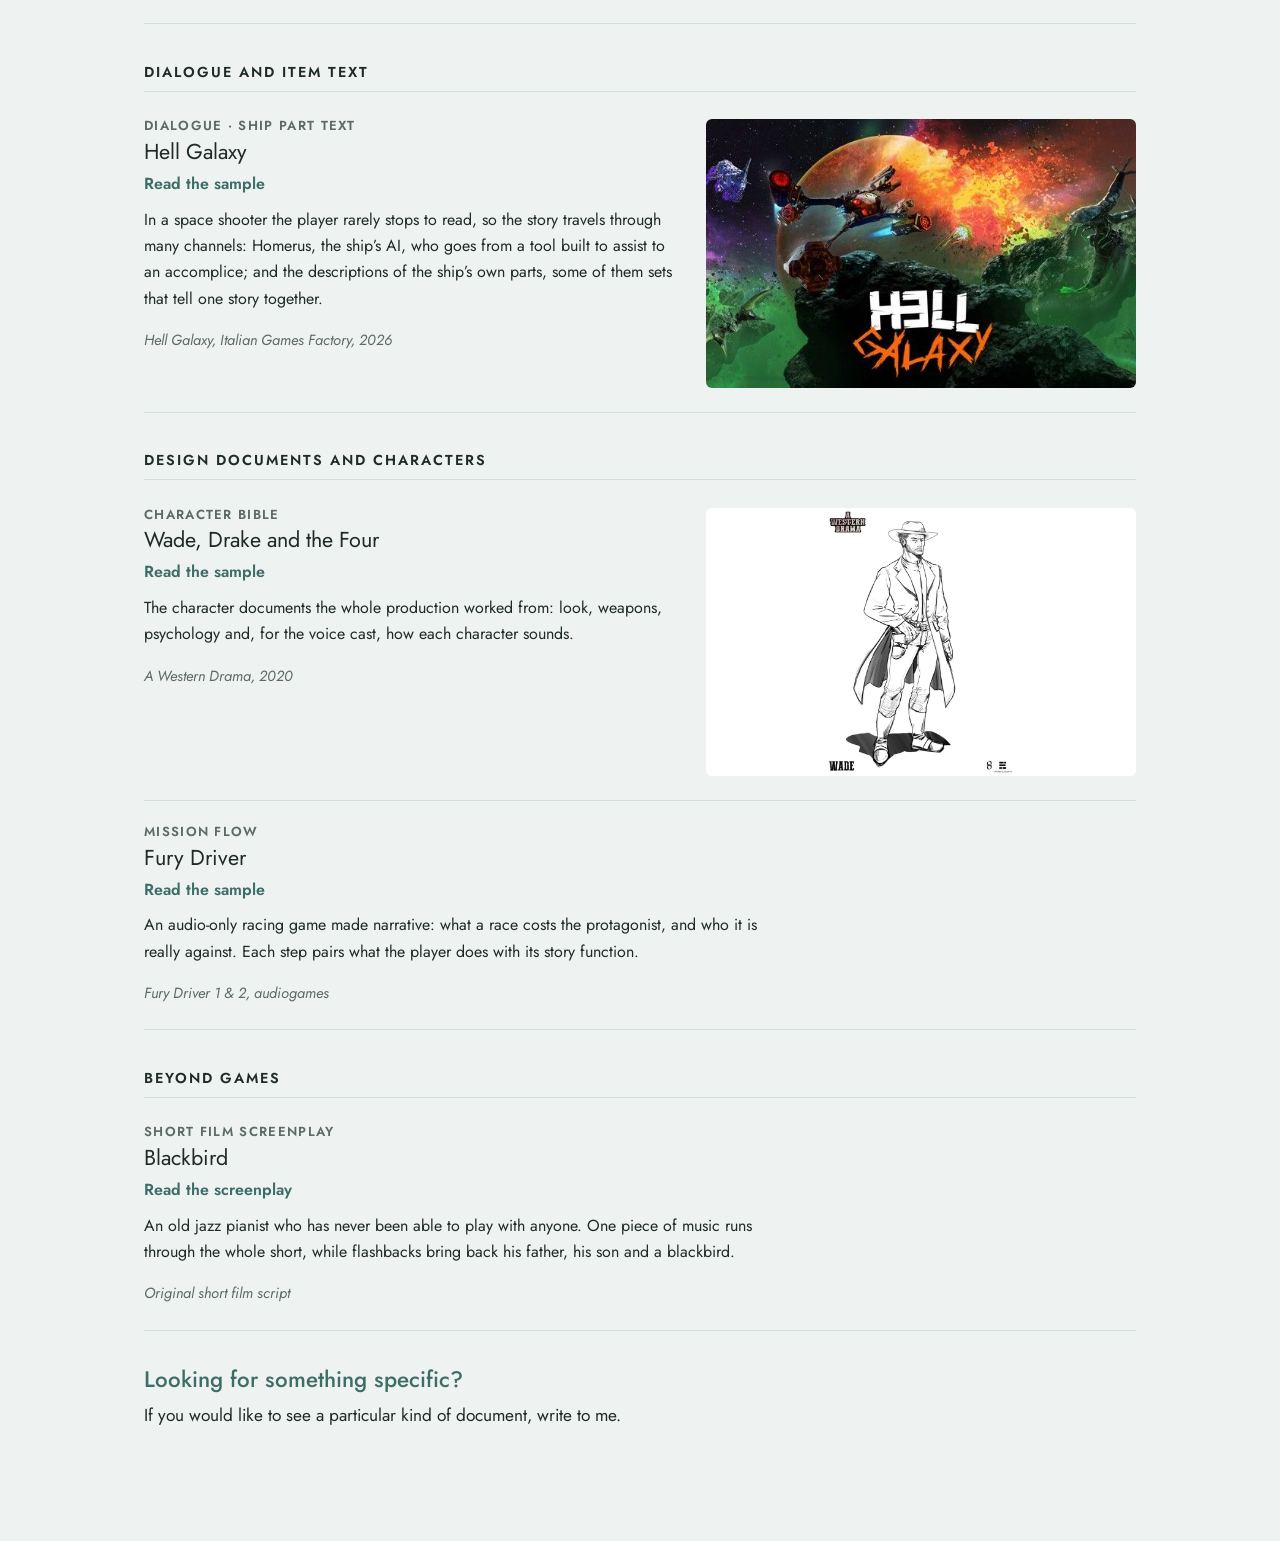
<file: samples.html>
<!doctype html>
<html lang="en">
<head>
<meta charset="utf-8">
<meta name="viewport" content="width=device-width, initial-scale=1, viewport-fit=cover">
<title>Writing samples · Andrea D’Angelo</title>
<link rel="icon" href="favicon.svg" type="image/svg+xml">

<meta name="claude:viewport-fit-sides" content="cover">
<link rel="stylesheet" href="https://fonts.googleapis.com/css2?family=Jost:ital,wght@0,400;0,500;0,600;0,700;1,400&display=swap">
<style>
/* Direction B · "The notebook", second pass. One calm scroll under a centred masthead:
   hello, how I think, writing samples grouped by form, projects, questions, contact. */
:root {
  --bg: #eef2f0; --paper: #f9fbfa; --ink: #1f2b29; --muted: #5d6b67; --rule: #d3ddd9;
  --accent: #3d6d67; --accent-soft: #dce9e5; --rose: #a85e66; --rose-soft: #f3e3e4;
  --font: "Jost", Futura, "Century Gothic", "Helvetica Neue", Arial, sans-serif;
  color-scheme: light;
}
@media (prefers-color-scheme: dark) { :root:not([data-theme="light"]) {
  --bg: #141917; --paper: #1b211f; --ink: #e5ece9; --muted: #9fb0aa; --rule: #2c3533;
  --accent: #8cc2b9; --accent-soft: #1f2d2a; --rose: #e0a0a7; --rose-soft: #2e2123; color-scheme: dark; } }
:root[data-theme="dark"] {
  --bg: #141917; --paper: #1b211f; --ink: #e5ece9; --muted: #9fb0aa; --rule: #2c3533;
  --accent: #8cc2b9; --accent-soft: #1f2d2a; --rose: #e0a0a7; --rose-soft: #2e2123; color-scheme: dark; }
* { box-sizing: border-box; }
html, body { margin: 0; }
html { scroll-behavior: smooth; }
@media (prefers-reduced-motion: reduce) { html { scroll-behavior: auto; } }
body { background: var(--bg); color: var(--ink); font: 400 1.08rem/1.65 var(--font);
  padding-left: max(16px, env(safe-area-inset-left, 0px)); padding-right: max(16px, env(safe-area-inset-right, 0px)); padding-block: 0 3rem; }
body::before { content: ""; position: fixed; inset: 0 0 auto; height: env(safe-area-inset-top, 0px); z-index: 10; background: var(--bg); }
a { color: var(--accent); text-underline-offset: .18em; }
:focus-visible { outline: 2px solid var(--accent); outline-offset: 3px; }
p { margin: 0 0 1rem; }
.wrap { max-width: 62rem; margin: 0 auto; }

/* masthead */
.nav { position: sticky; top: env(safe-area-inset-top, 0px); z-index: 5; background: var(--bg); border-bottom: 1px solid var(--rule);
  margin-inline: calc(-1 * max(16px, env(safe-area-inset-left, 0px))) calc(-1 * max(16px, env(safe-area-inset-right, 0px)));
  padding-left: max(16px, env(safe-area-inset-left, 0px)); padding-right: max(16px, env(safe-area-inset-right, 0px)); }
.nav .wrap { display: flex; flex-direction: column; gap: .5rem; align-items: center; padding-block: 1rem .7rem; }
.nav .name { font: 600 clamp(1.4rem, 4vw, 2rem)/1 var(--font); letter-spacing: .14em; text-transform: uppercase; color: var(--ink); text-decoration: none; white-space: nowrap; }
.nav nav { display: flex; gap: 1.6rem; overflow-x: auto; scrollbar-width: none; max-width: 100%; font: 400 .8rem/1 var(--font); letter-spacing: .14em; text-transform: uppercase; }
.nav nav::-webkit-scrollbar { display: none; }
.nav nav a { color: var(--muted); text-decoration: none; white-space: nowrap; padding-block: .3rem; }
.nav nav a:hover { color: var(--rose); }
@media (max-width: 720px) { .nav nav { gap: .5rem 1rem; flex-wrap: wrap; justify-content: center; overflow: visible; letter-spacing: .1em; } }
section { scroll-margin-top: 7rem; }
.k { font: 600 .76rem/1.3 var(--font); letter-spacing: .14em; text-transform: uppercase; color: var(--rose); margin: 0 0 .6rem; }
h2 { font: 500 clamp(1.9rem, 5vw, 2.6rem)/1.1 var(--font); margin: 0 0 1.2rem; text-wrap: balance; }
h2 em, h1 em { color: var(--accent); font-style: normal; }

/* hello */
.about { display: grid; grid-template-columns: minmax(0, 1.5fr) minmax(0, 1fr); gap: 3rem; padding-block: clamp(2.2rem, 7vw, 4rem) 3rem; align-items: start; }
@media (max-width: 820px) { .about { grid-template-columns: 1fr; gap: 1.6rem; } .about .photo { order: -1; max-width: 18rem; } }
.about h1 { font: 400 clamp(1.9rem, 5vw, 2.7rem)/1.15 var(--font); margin: 0 0 1.3rem; text-wrap: balance; }
.about .lead { font-size: 1.2rem; line-height: 1.55; }
.quote { font: italic 400 1.25rem/1.45 var(--font); border-left: 2px solid var(--rose); padding-left: 1rem; margin: 1.5rem 0; }
.photo { aspect-ratio: 4 / 5; border: 1.5px dashed var(--rose); border-radius: 6px; display: grid; place-items: center; text-align: center; padding: 1.4rem; color: var(--rose); font-size: .9rem; background: var(--rose-soft); }
.btns { display: flex; gap: .6rem; flex-wrap: wrap; align-items: center; margin-top: 1.4rem; }
.btn { display: inline-block; font: 500 .9rem/1 var(--font); letter-spacing: .04em; padding: .8rem 1.1rem; border-radius: 999px; text-decoration: none; border: 1px solid var(--accent); color: var(--accent); }
.btn.solid { background: var(--accent); color: var(--paper); }
.btn.ghost { border-color: var(--rule); color: var(--ink); }
.btn.ghost:hover { border-color: var(--accent); }
.btns .sep { width: 1px; height: 1.6rem; background: var(--rule); margin-inline: .2rem; }
@media (max-width: 520px) { .btns .sep { display: none; } }

/* how I think */
.think { padding-block: 3rem; border-top: 1px solid var(--rule); }
.think .intro { max-width: 40rem; }
.principles { display: grid; grid-template-columns: repeat(2, minmax(0, 1fr)); gap: 1.4rem; margin-top: 1.6rem; counter-reset: p; }
@media (max-width: 760px) { .principles { grid-template-columns: 1fr; gap: 1rem; } }
.principles div { background: var(--paper); border: 1px solid var(--rule); border-radius: 10px; padding: 1.1rem 1.2rem; }
.principles div::before { counter-increment: p; content: counter(p); display: block; font: 500 2rem/1 var(--font); color: var(--rose); margin-bottom: .5rem; }
.principles b { display: block; font: 500 1.2rem/1.25 var(--font); margin-bottom: .35rem; }
.principles span { color: var(--muted); font-size: .98rem; }

/* writing samples, grouped by form */
.library { padding-block: 3rem; border-top: 1px solid var(--rule); }
.library .intro { max-width: 40rem; }
.group { margin-top: 2.4rem; }
.group > h3 { font: 600 .9rem/1.3 var(--font); letter-spacing: .14em; text-transform: uppercase; margin: 0 0 .2rem; padding-bottom: .6rem; border-bottom: 1px solid var(--rule); }
.item { display: grid; grid-template-columns: minmax(0, 1.25fr) minmax(0, 1fr); gap: 1.6rem; padding: 1.5rem 0; border-bottom: 1px solid var(--rule); align-items: start; }
.item:nth-child(odd) .media { order: -1; }
.item:nth-child(odd):has(.media) { grid-template-columns: minmax(0, 1fr) minmax(0, 1.25fr); }
@media (max-width: 760px) { .item, .item:nth-child(odd):has(.media) { grid-template-columns: 1fr; gap: .9rem; } .item:nth-child(odd) .media { order: 0; } }
.item h4 { font: 400 1.35rem/1.25 var(--font); margin: 0 0 .5rem; }
.item h4 small { font: 600 .82rem/1 var(--font); letter-spacing: .1em; text-transform: uppercase; color: var(--muted); display: block; margin-bottom: .35rem; }
.acts { display: flex; flex-wrap: wrap; gap: .3rem 1.2rem; margin: 0 0 .7rem; font: 600 .95rem/1.4 var(--font); }
.acts a, .acts summary { color: var(--accent); text-decoration: none; cursor: pointer; }
.acts a:hover, .acts summary:hover { text-decoration: underline; }
.item p { font-size: 1rem; }
.item .proj { font-style: italic; color: var(--muted); font-size: .92rem; margin: 0; }
.item:not(:has(.media)) { grid-template-columns: minmax(0, 1fr); }
.item:not(:has(.media)) > div { max-width: 40rem; }
.media img { width: 100%; border-radius: 6px; display: block; aspect-ratio: 16 / 10; object-fit: cover; background: #000; }
.inline { margin: 0; }
.inline summary { list-style: none; display: inline; }
.inline summary::-webkit-details-marker { display: none; }
.inline[open] summary::after { content: " · close"; }
.inline .text { margin-top: .9rem; background: var(--paper); border: 1px solid var(--rule); border-radius: 8px; padding: 1rem 1.1rem; font-size: 1rem; }
.inline .text p { margin: 0 0 .45rem; padding-left: 1rem; text-indent: -1rem; }
.inline .text b { font-size: .8rem; letter-spacing: .1em; text-transform: uppercase; font-weight: 600; }
.inline .text .n { padding: .6rem 0 0; text-indent: 0; margin-top: .6rem; border-top: 1px solid var(--rule); font-style: italic; color: var(--muted); font-size: .94rem; }
.inline .text .reg { text-indent: 0; padding: 0; font-style: italic; color: var(--muted); font-size: .92rem; }
.specific { margin-top: 2.2rem; }
.specific h3 { font: 500 1.4rem/1.2 var(--font); color: var(--accent); margin: 0 0 .5rem; }

/* projects */
.games { padding-block: 3rem; border-top: 1px solid var(--rule); }
.game { display: grid; grid-template-columns: minmax(0, 1fr) minmax(0, 1.4fr); gap: 1.6rem; padding: 1.4rem 0; border-bottom: 1px solid var(--rule); align-items: center; }
@media (max-width: 720px) { .game { grid-template-columns: 1fr; gap: .9rem; } }
.game img { width: 100%; aspect-ratio: 16 / 9; object-fit: cover; border-radius: 8px; display: block; background: #000; }
.game img.contain { object-fit: contain; }
.game .claim { font: 500 1.7rem/1.1 var(--font); margin: 0 0 .2rem; }
.game .name { font: 600 .78rem/1.3 var(--font); letter-spacing: .12em; text-transform: uppercase; color: var(--muted); margin: 0 0 .7rem; }
.more { margin-top: 2.6rem; }
.more h3 { font: 500 clamp(1.6rem, 4vw, 2rem)/1.1 var(--font); letter-spacing: .06em; text-transform: uppercase; color: var(--accent); margin: 0 0 1.2rem; }
.more-cols { display: grid; grid-template-columns: repeat(2, minmax(0, 1fr)); gap: 0 2.4rem; }
@media (max-width: 680px) { .more-cols { grid-template-columns: 1fr; } }
.more ul { margin: 0; padding-left: 1.1rem; }
.more li { margin-bottom: .6rem; font-size: 1rem; }
.more li b { font-weight: 600; }
.more li .r { color: var(--muted); }
.more h4 { font: 600 .82rem/1.3 var(--font); letter-spacing: .14em; text-transform: uppercase; color: var(--rose); margin: 1.4rem 0 .6rem; }
.fillrow { background: var(--rose-soft); border: 1px dashed var(--rose); color: var(--rose); padding: .5rem .7rem; border-radius: 6px; font-size: .92rem; list-style: none; margin-left: -1.1rem; }
.circles { display: grid; grid-template-columns: repeat(6, minmax(0, 1fr)); gap: 1rem; margin-top: 2rem; }
@media (max-width: 680px) { .circles { grid-template-columns: repeat(3, minmax(0, 1fr)); } }
.circles img { width: 100%; aspect-ratio: 1; object-fit: cover; border-radius: 50%; display: block; background: #000; }

/* FAQ, Kelsey-style list then answers */
.faq { padding-block: 3rem; border-top: 1px solid var(--rule); }
.faq .intro { max-width: 42rem; }
.faq .list { margin: 1rem 0 2rem; padding-left: 1.2rem; }
.faq .list li { margin-bottom: .35rem; }
.faq .list a { text-decoration: none; }
.faq .list a:hover { text-decoration: underline; }
.qa { padding: 1.6rem 0; border-top: 1px solid var(--rule); max-width: 46rem; scroll-margin-top: 7rem; }
.qa h3 { font: 400 1.35rem/1.3 var(--font); margin: 0 0 .7rem; }
.qa .back { display: block; text-align: center; font-size: .9rem; text-decoration: none; margin-top: .6rem; }
.nine { columns: 2; column-gap: 2rem; padding-left: 1.4rem; margin: 0; }
@media (max-width: 520px) { .nine { columns: 1; } }
.nine li { margin-bottom: .35rem; break-inside: avoid; }
.fill { background: var(--rose-soft); border: 1px dashed var(--rose); padding: .6rem .8rem; color: var(--rose); border-radius: 8px; font-size: .95rem; }

.contact { padding-block: 3rem 1rem; border-top: 1px solid var(--rule); }
.addr { user-select: all; font-weight: 500; }
.nav nav a[aria-current="page"] { color: var(--ink); box-shadow: inset 0 -2px 0 var(--rose); }
.foot { border-top: 1px solid var(--rule); margin-top: 2rem; padding-block: 1.4rem 0; font-size: .92rem; color: var(--muted); }
.foot .wrap { display: flex; flex-wrap: wrap; justify-content: space-between; gap: .5rem 2rem; }
.page-top { padding-top: clamp(2rem, 6vw, 3.2rem); border-top: 0 !important; }
.next-pages { display: flex; flex-wrap: wrap; gap: .6rem; margin-top: 1.6rem; }
</style>
</head>
<body>
<header class="nav"><div class="wrap"><a class="name" href="index.html">Andrea D’Angelo</a>
  <nav aria-label="Pages"><a href="index.html">About</a><a href="projects.html">Projects</a><a href="samples.html" aria-current="page">Samples</a><a href="faq.html">FAQ</a><a href="contact.html">Contact</a></nav></div></header>

<main class="wrap">
  <section class="library page-top" id="writing">
    <p class="k">Writing samples</p>
    <h2>Straight from <em>the documents</em>.</h2>

    <div class="group">
      <h3>Interactive and branching</h3>
      <div class="item">
        <div><h4><small>Playable branching</small>Liber Paradisus</h4>
          <p class="acts"><a href="play-liber-paradisus.html">▶ Play the three choices</a><a href="liber-paradisus.html">Read the design document</a></p>
          <p>Red, a delivery rider in Bologna, is exhausted and late for one more order. His customer is waiting for him: a man who recites the Liber Paradisus, and who seems genuinely eager to meet his rider. Three choices decide whether Red gets there on time.</p>
          <p class="proj">Nocturama Bononia, 2021</p></div>
        <div class="media"><img src="img/noc_red.jpg" alt="Red with his bike outside a burger place." loading="lazy"></div>
      </div>
      <div class="item">
        <div><h4><small>Design document · Voice · Setup and payoff</small>Requiescat</h4>
          <p class="acts"><a href="requiescat.html">Read the design document</a></p>
          <p>Dalia has been hunting ghosts for twenty years, and none has ever fooled her. Then a letter asks for help from Villa Clara, abandoned for centuries. The sample shows her voice and how the endings are earned: the first choice decides whether the ghost will trust her, and two warnings planted early pay off in the last one.</p>
          <p class="proj">Nocturama Bononia, 2021</p></div>
        <div class="media"><img src="img/noc_dalia.jpg" alt="Dalia, the ghost hunter, with her glowing pistols." loading="lazy"></div>
      </div>
      <div class="item">
        <div><h4><small>Gameplay as choice · Structure</small>Two Soloists</h4>
          <p class="acts"><a href="two-soloists.html">Read the sample</a></p>
          <p>Carlo, an acclaimed pianist, makes his debut at the Teatro Comunale. Each passage he plays matches a murder in the alleys of the city. The sample shows a structure in which the player’s playing and the past depend on each other.</p>
          <p class="proj">Nocturama Bononia, 2021</p></div>
        <div class="media"><img src="img/noc_demon.jpg" alt="The demon of Two Soloists." loading="lazy"></div>
      </div>
    </div>

    <div class="group">
      <h3>Screenplay and audio</h3>
      <div class="item">
        <div><h4><small>Quest document · Screenplay · Audio</small>The Stone Circle</h4>
          <p class="acts"><a href="the-stone-circle.html">♪ Listen and read</a></p>
          <p>A duel in an audio-only western: two cutscenes in screenplay format and the audio duel between them, with the scene as it plays in the released game.</p>
          <p class="proj">A Western Drama, 2020</p></div>
        <div class="media"><img src="img/cv_awd.jpg" alt="A Western Drama key art." loading="lazy"></div>
      </div>
    </div>

    <div class="group">
      <h3>Dialogue and item text</h3>
      <div class="item">
        <div><h4><small>Dialogue · Ship part text</small>Hell Galaxy</h4>
          <p class="acts"><a href="hell-galaxy-texts.html">Read the sample</a></p>
          <p>In a space shooter the player rarely stops to read, so the story travels through many channels: Homerus, the ship’s AI, who goes from a tool built to assist to an accomplice; and the descriptions of the ship’s own parts, some of them sets that tell one story together.</p>
          <p class="proj">Hell Galaxy, Italian Games Factory, 2026</p></div>
        <div class="media"><img src="img/cv_hg.jpg" alt="Hell Galaxy key art." loading="lazy"></div>
      </div>
    </div>

    <div class="group">
      <h3>Design documents and characters</h3>
      <div class="item">
        <div><h4><small>Character bible</small>Wade, Drake and the Four</h4>
          <p class="acts"><a href="awd-characters.html">Read the sample</a></p>
          <p>The character documents the whole production worked from: look, weapons, psychology and, for the voice cast, how each character sounds.</p>
          <p class="proj">A Western Drama, 2020</p></div>
        <div class="media"><img src="img/wade.jpg" alt="Wade, character art." loading="lazy" style="object-fit:contain;background:#fff"></div>
      </div>
      <div class="item">
        <div><h4><small>Mission flow</small>Fury Driver</h4>
          <p class="acts"><a href="fury-driver.html">Read the sample</a></p>
          <p>An audio-only racing game made narrative: what a race costs the protagonist, and who it is really against. Each step pairs what the player does with its story function.</p>
          <p class="proj">Fury Driver 1 &amp; 2, audiogames</p></div>
      </div>
    </div>

    <div class="group" id="beyond">
      <h3>Beyond games</h3>
      <div class="item">
        <div><h4><small>Short film screenplay</small>Blackbird</h4>
          <p class="acts"><a href="blackbird.html">Read the screenplay</a></p>
          <p>An old jazz pianist who has never been able to play with anyone. One piece of music runs through the whole short, while flashbacks bring back his father, his son and a blackbird.</p>
          <p class="proj">Original short film script</p></div>
      </div>
    </div>

    <div class="specific">
      <h3>Looking for something specific?</h3>
      <p>If you would like to see a particular kind of document, write to me.</p>
    </div>
  </section>
</main>
</body>
</html>
</file>
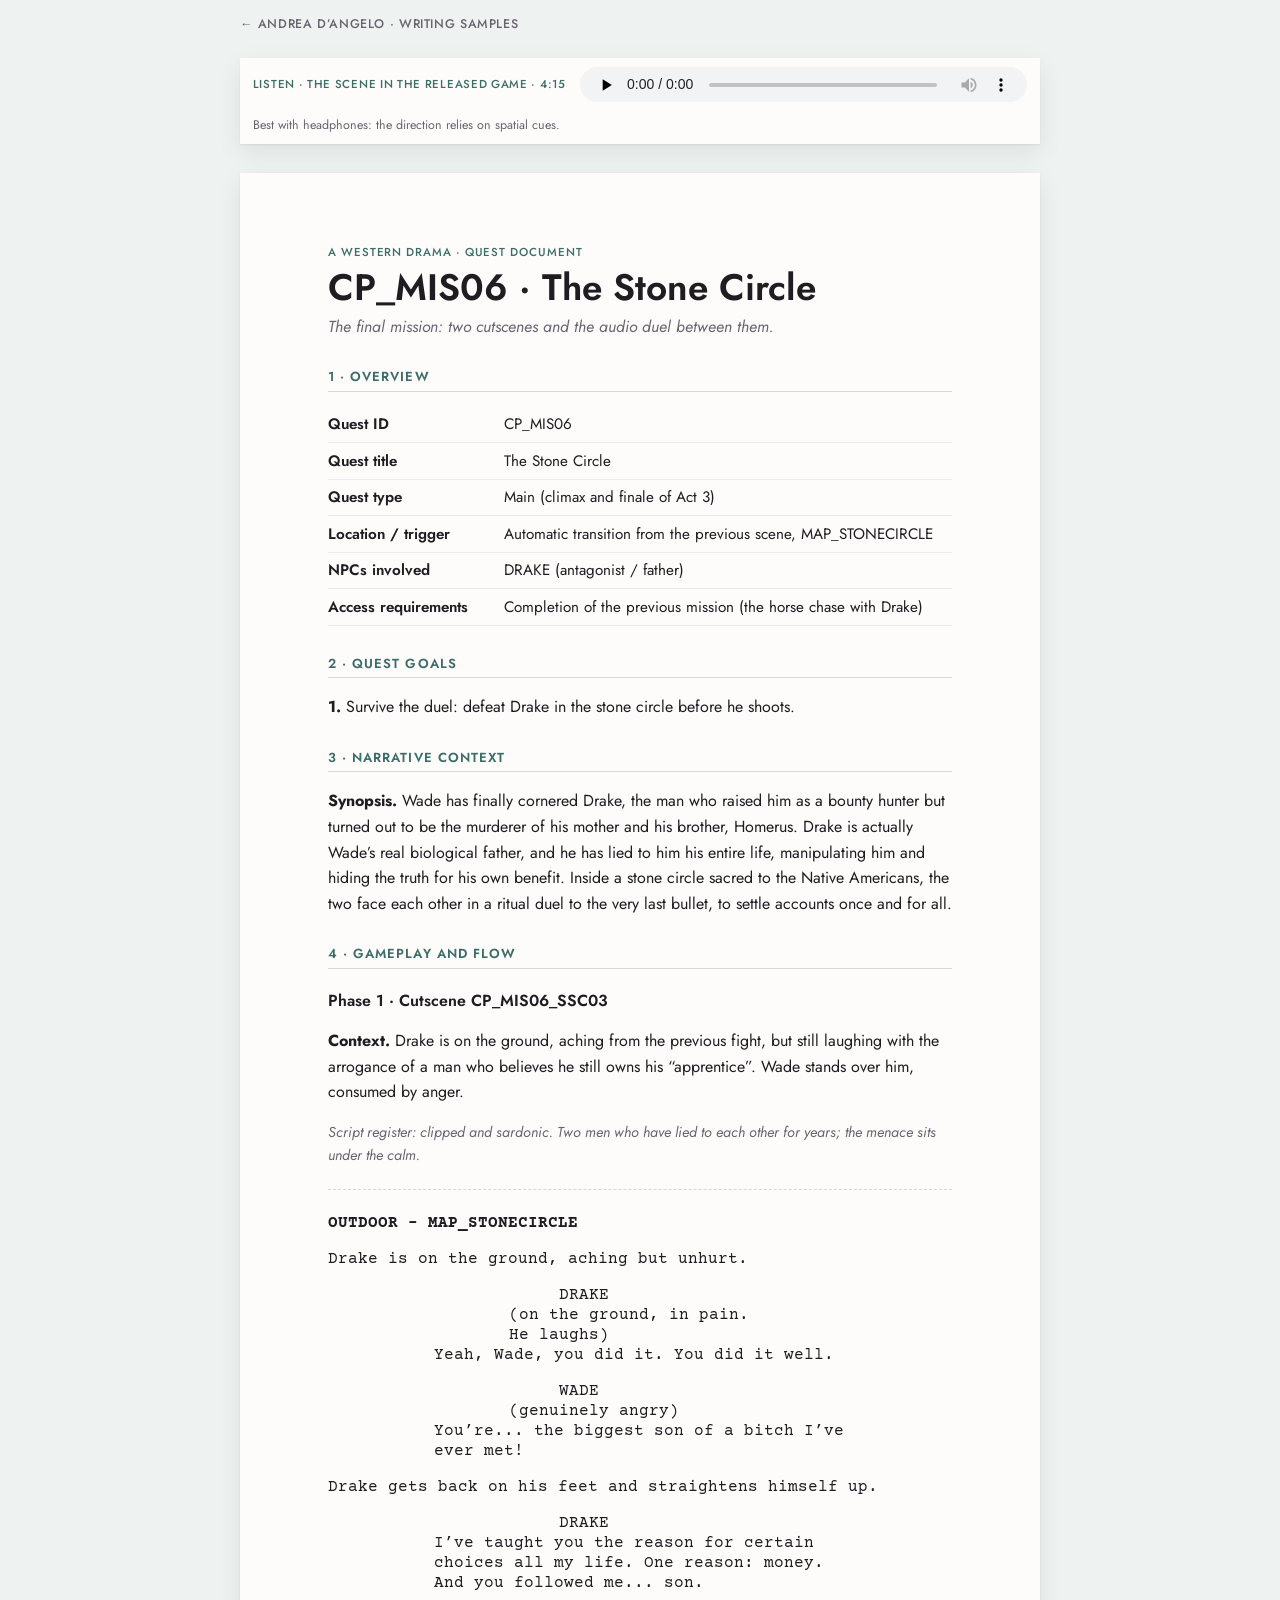
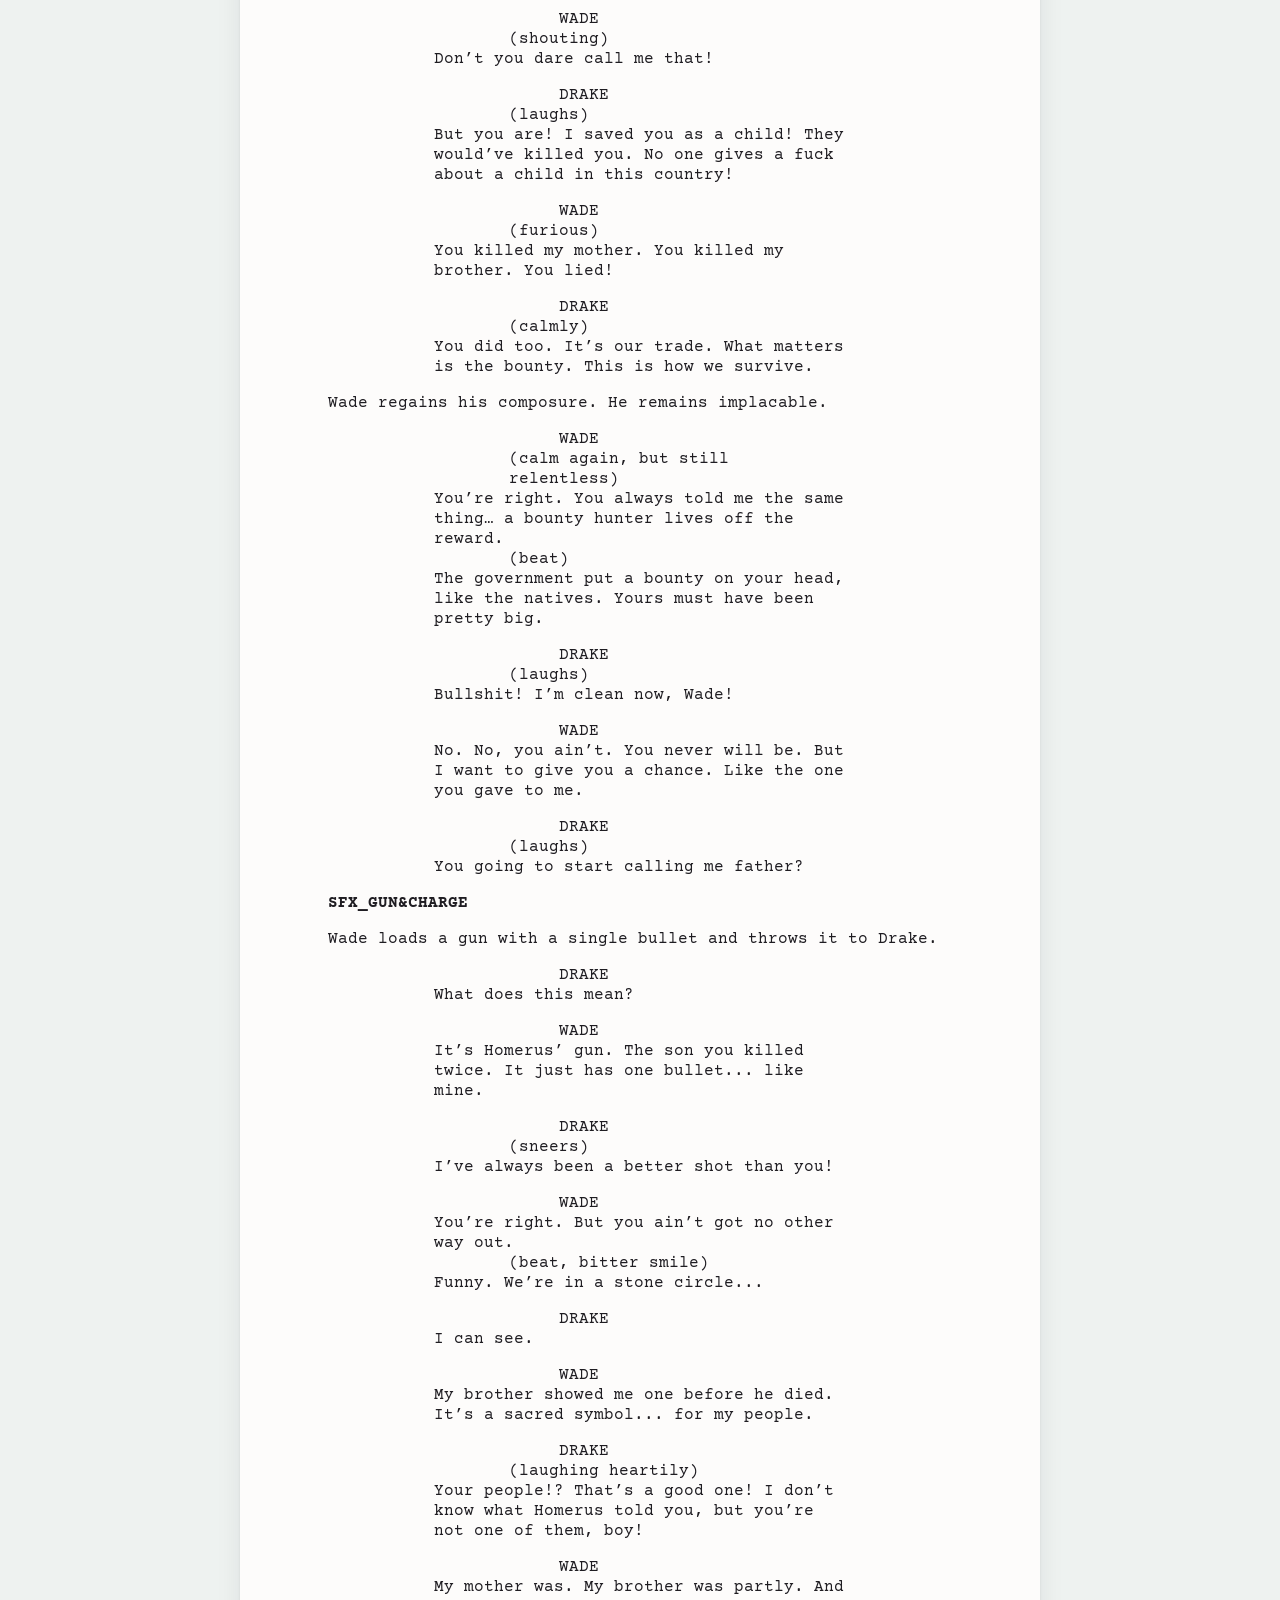
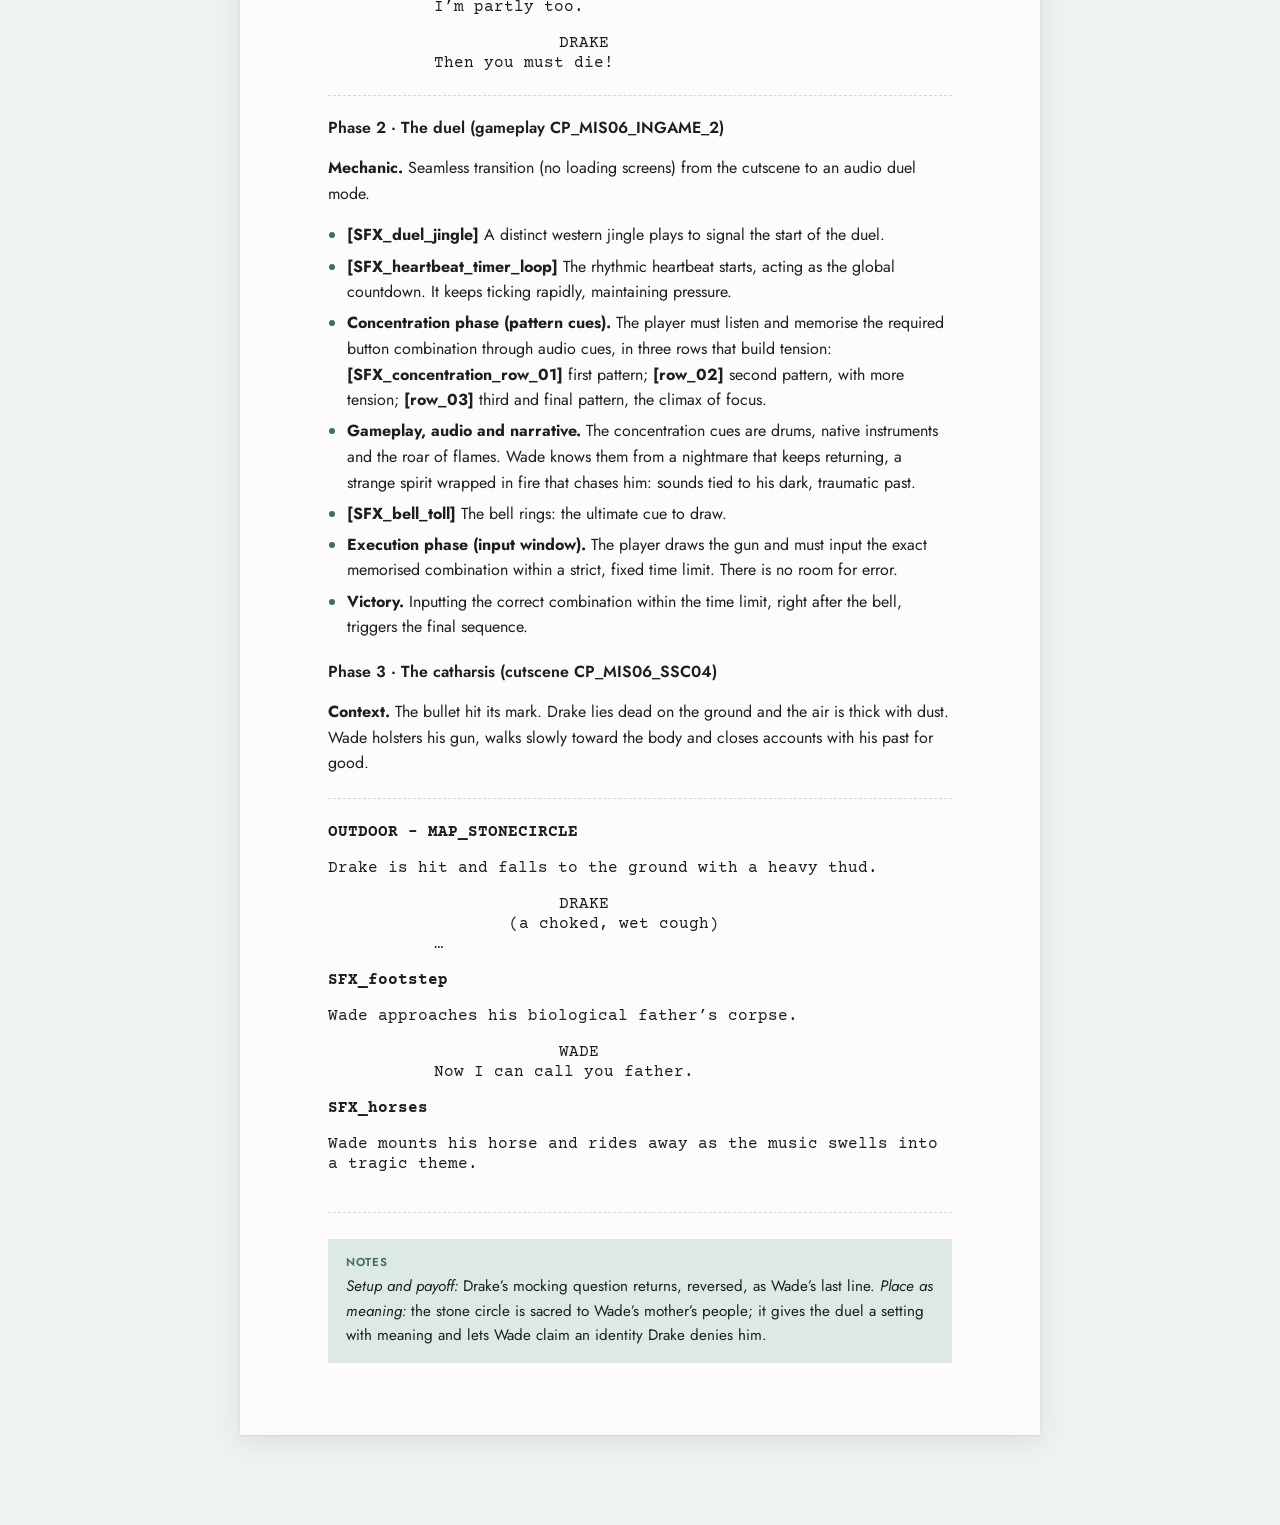
<file: the-stone-circle.html>
<!doctype html>
<html lang="en">
<head>
<meta charset="utf-8">
<meta name="viewport" content="width=device-width, initial-scale=1, viewport-fit=cover">
<title>The Stone Circle, Quest Document · Andrea D’Angelo</title>
<link rel="icon" href="favicon.svg" type="image/svg+xml">

<meta name="claude:viewport-fit-sides" content="cover">
<link rel="stylesheet" href="https://fonts.googleapis.com/css2?family=Courier+Prime:ital,wght@0,400;0,700;1,400&family=Jost:ital,wght@0,400;0,500;0,600;1,400&display=swap">
<style>
/* Layout: a desk with one document on it. The quest document reads as a document;
   the two cutscenes are set as real screenplay pages (Courier 12, standard indents). */
:root {
  --desk: #eef2f0; --paper: #fdfcfb; --ink: #1f1d22; --muted: #6a6470; --rule: #d9d5dc;
  --accent: #3d6d67; --soft: #dce9e5;
  --page-shadow: 0 1px 2px rgba(30,20,35,.08), 0 8px 24px rgba(30,20,35,.08);
  --script: "Courier Prime", "TeX Gyre Cursor", "Courier New", Courier, monospace;
  --body: "Jost", Futura, "Century Gothic", Arial, sans-serif; --mono: "Jost", Futura, "Century Gothic", Arial, sans-serif;
}
@media (prefers-color-scheme: dark) { :root:not([data-theme="light"]) { --desk: #17151a; --paper: #f6f3ef; --ink: #1f1d22; --muted: #5f5966; --rule: #d9d5dc; --accent: #3d6d67; --soft: #dce9e5; --page-shadow: 0 8px 30px rgba(0,0,0,.5); color-scheme: dark; } }
:root[data-theme="dark"] { --desk: #17151a; --paper: #f6f3ef; --ink: #1f1d22; --muted: #5f5966; --rule: #d9d5dc; --accent: #3d6d67; --soft: #dce9e5; --page-shadow: 0 8px 30px rgba(0,0,0,.5); color-scheme: dark; }
* { box-sizing: border-box; }
html, body { margin: 0; }
body { background: var(--desk); color: var(--ink); font: 400 1rem/1.6 var(--body);
  padding-left: max(16px, env(safe-area-inset-left, 0px)); padding-right: max(16px, env(safe-area-inset-right, 0px)); padding-block: 0 4rem; }
a { color: var(--accent); }
:focus-visible { outline: 2px solid var(--accent); outline-offset: 3px; }
.bar { max-width: 50rem; margin: 0 auto; display: flex; justify-content: space-between; gap: 1rem; flex-wrap: wrap; align-items: center;
  padding-block: 1rem; font: 500 .78rem/1.3 var(--mono); letter-spacing: .05em; text-transform: uppercase; }
.bar a { text-decoration: none; color: var(--muted); }
.bar a:hover { color: var(--accent); }
.bar .dl { color: var(--accent); border: 1px solid var(--accent); padding: .45rem .7rem; }
.listen { position: sticky; top: env(safe-area-inset-top, 0px); z-index: 4; max-width: 50rem; margin: 0 auto 1.2rem; background: var(--desk); padding-block: .6rem; }
.listen-in { display: flex; align-items: center; gap: .9rem; flex-wrap: wrap; background: var(--paper); box-shadow: var(--page-shadow); padding: .6rem .8rem; color: #1f1d22; }
.listen-in span { font: 500 .72rem/1.35 var(--mono); letter-spacing: .06em; text-transform: uppercase; color: #3d6d67; }
.listen-in audio { flex: 1 1 16rem; min-width: 0; height: 2.2rem; }
.listen-in small { flex-basis: 100%; font: 400 .78rem/1.4 var(--mono); color: #6a6470; }
.page { max-width: 50rem; margin: 0 auto 1.6rem; background: var(--paper); color: #1f1d22; box-shadow: var(--page-shadow); padding: clamp(1.4rem, 6vw, 4.5rem) clamp(1.1rem, 7vw, 5.5rem); }
.doc-k { font: 500 .72rem/1.35 var(--mono); letter-spacing: .08em; text-transform: uppercase; color: #3d6d67; margin: 0 0 .5rem; }
h1 { font: 600 clamp(1.7rem, 5vw, 2.3rem)/1.1 var(--body); margin: 0 0 .3rem; }
.sub { color: #6a6470; margin: 0 0 1.6rem; font-style: italic; }
h2 { font: 600 .82rem/1.3 var(--mono); letter-spacing: .08em; text-transform: uppercase; color: #3d6d67; margin: 1.8rem 0 .6rem; border-bottom: 1px solid #d9d5dc; padding-bottom: .35rem; }
.kv { display: grid; grid-template-columns: 11rem minmax(0,1fr); gap: 0; font-size: .95rem; }
.kv > * { padding: .35rem 0; border-bottom: 1px solid #ece8ee; }
.kv dt { font-weight: 600; }
.kv dd { margin: 0; }
@media (max-width: 520px) { .kv { grid-template-columns: 1fr; } .kv dt { border-bottom: 0; padding-bottom: 0; } }
.phase { font: 600 1rem/1.3 var(--body); margin: 1.4rem 0 .3rem; }
.reg { font-size: .9rem; color: #6a6470; font-style: italic; }
ul { padding-left: 1.2rem; } li { margin-bottom: .35rem; } li::marker { color: #3d6d67; }
/* screenplay: 12pt Courier, standard indents relative to a 6in text block */
.screenplay { font: 400 12pt/1.25 var(--script); margin: 1.4rem 0; padding: 1.4rem 0; border-block: 1px dashed #d9d5dc; }
.screenplay p { margin: 0; }
.screenplay .slug { font-weight: 700; text-transform: uppercase; margin-bottom: 1em; }
.screenplay .act { margin: 0 0 1em; max-width: 100%; }
.screenplay .sfx { font-weight: 700; margin: 1em 0; }
.screenplay .who { margin: 0 0 0 37%; text-transform: uppercase; }
.screenplay .par { margin: 0 0 0 29%; max-width: 40%; }
.screenplay .ln { margin: 0 17% 0 17%; }
.screenplay .ln + .who, .screenplay .ln + .act, .screenplay .ln + .sfx { margin-top: 1em; }
.screenplay .ln + .par { margin-top: 0; }
.screenplay .act + .who, .screenplay .sfx + .who, .screenplay .slug + .who { margin-top: 0; }
.screenplay .hl { background: #dce9e5; }
@media (max-width: 600px) {
  .screenplay { font-size: 10.5pt; }
  .screenplay .who { margin-left: 22%; }
  .screenplay .par { margin-left: 14%; max-width: none; }
  .screenplay .ln { margin: 0 4% 0 8%; }
}
.notes { background: #dce9e5; padding: 1rem 1.1rem; margin-top: 1.6rem; font-size: .95rem; }
.notes b { font: 600 .72rem/1.3 var(--mono); letter-spacing: .08em; text-transform: uppercase; color: #3d6d67; display: block; margin-bottom: .3rem; }
@media print {
  @page { size: A4; margin: 18mm 20mm; }
  body { background: #fff; padding: 0; }
  .bar, .listen { display: none; }
  .page { box-shadow: none; padding: 0; max-width: none; margin: 0; }
  .screenplay { break-inside: auto; }
  .who { break-after: avoid; } .par { break-after: avoid; }
}
</style>
</head>
<body>
<div class="bar"><a href="samples.html">← Andrea D’Angelo · Writing samples</a></div>
<div class="listen"><div class="listen-in"><span>Listen · the scene in the released game · 4:15</span>
  <audio controls preload="none" src="audio/a-western-drama-stone-circle.mp3"></audio>
  <small>Best with headphones: the direction relies on spatial cues.</small></div></div>
<article class="page">
  <p class="doc-k">A Western Drama · Quest document</p>
  <h1>CP_MIS06 · The Stone Circle</h1>
  <p class="sub">The final mission: two cutscenes and the audio duel between them.</p>
  <h2>1 · Overview</h2>
  <dl class="kv">
    <dt>Quest ID</dt><dd>CP_MIS06</dd>
    <dt>Quest title</dt><dd>The Stone Circle</dd>
    <dt>Quest type</dt><dd>Main (climax and finale of Act 3)</dd>
    <dt>Location / trigger</dt><dd>Automatic transition from the previous scene, MAP_STONECIRCLE</dd>
    <dt>NPCs involved</dt><dd>DRAKE (antagonist / father)</dd>
    <dt>Access requirements</dt><dd>Completion of the previous mission (the horse chase with Drake)</dd>
  </dl>
  <h2>2 · Quest goals</h2>
  <p><b>1.</b> Survive the duel: defeat Drake in the stone circle before he shoots.</p>
  <h2>3 · Narrative context</h2>
  <p><b>Synopsis.</b> Wade has finally cornered Drake, the man who raised him as a bounty hunter but turned out to be the murderer of his mother and his brother, Homerus. Drake is actually Wade’s real biological father, and he has lied to him his entire life, manipulating him and hiding the truth for his own benefit. Inside a stone circle sacred to the Native Americans, the two face each other in a ritual duel to the very last bullet, to settle accounts once and for all.</p>
  <h2>4 · Gameplay and flow</h2>
  <p class="phase">Phase 1 · Cutscene CP_MIS06_SSC03</p>
  <p><b>Context.</b> Drake is on the ground, aching from the previous fight, but still laughing with the arrogance of a man who believes he still owns his “apprentice”. Wade stands over him, consumed by anger.</p>
  <p class="reg">Script register: clipped and sardonic. Two men who have lied to each other for years; the menace sits under the calm.</p>
<div class="screenplay">
<p class="slug">OUTDOOR – MAP_STONECIRCLE</p>
<p class="act">Drake is on the ground, aching but unhurt.</p>
<p class="who">DRAKE</p>
<p class="par">(on the ground, in pain. He laughs)</p>
<p class="ln">Yeah, Wade, you did it. You did it well.</p>
<p class="who">WADE</p>
<p class="par">(genuinely angry)</p>
<p class="ln">You’re... the biggest son of a bitch I’ve ever met!</p>
<p class="act">Drake gets back on his feet and straightens himself up.</p>
<p class="who">DRAKE</p>
<p class="ln">I’ve taught you the reason for certain choices all my life. One reason: money. And you followed me... son.</p>
<p class="who">WADE</p>
<p class="par">(shouting)</p>
<p class="ln">Don’t you dare call me that!</p>
<p class="who">DRAKE</p>
<p class="par">(laughs)</p>
<p class="ln">But you are! I saved you as a child! They would’ve killed you. No one gives a fuck about a child in this country!</p>
<p class="who">WADE</p>
<p class="par">(furious)</p>
<p class="ln">You killed my mother. You killed my brother. You lied!</p>
<p class="who">DRAKE</p>
<p class="par">(calmly)</p>
<p class="ln">You did too. It’s our trade. What matters is the bounty. This is how we survive.</p>
<p class="act">Wade regains his composure. He remains implacable.</p>
<p class="who">WADE</p>
<p class="par">(calm again, but still relentless)</p>
<p class="ln">You’re right. You always told me the same thing… a bounty hunter lives off the reward.</p>
<p class="par">(beat)</p>
<p class="ln">The government put a bounty on your head, like the natives. Yours must have been pretty big.</p>
<p class="who">DRAKE</p>
<p class="par">(laughs)</p>
<p class="ln">Bullshit! I’m clean now, Wade!</p>
<p class="who">WADE</p>
<p class="ln">No. No, you ain’t. You never will be. But I want to give you a chance. Like the one you gave to me.</p>
<p class="who">DRAKE</p>
<p class="par">(laughs)</p>
<p class="ln">You going to start calling me father?</p>
<p class="sfx">SFX_GUN&amp;CHARGE</p>
<p class="act">Wade loads a gun with a single bullet and throws it to Drake.</p>
<p class="who">DRAKE</p>
<p class="ln">What does this mean?</p>
<p class="who">WADE</p>
<p class="ln">It’s Homerus’ gun. The son you killed twice. It just has one bullet... like mine.</p>
<p class="who">DRAKE</p>
<p class="par">(sneers)</p>
<p class="ln">I’ve always been a better shot than you!</p>
<p class="who">WADE</p>
<p class="ln">You’re right. But you ain’t got no other way out.</p>
<p class="par">(beat, bitter smile)</p>
<p class="ln">Funny. We’re in a stone circle...</p>
<p class="who">DRAKE</p>
<p class="ln">I can see.</p>
<p class="who">WADE</p>
<p class="ln">My brother showed me one before he died. It’s a sacred symbol... for my people.</p>
<p class="who">DRAKE</p>
<p class="par">(laughing heartily)</p>
<p class="ln">Your people!? That’s a good one! I don’t know what Homerus told you, but you’re not one of them, boy!</p>
<p class="who">WADE</p>
<p class="ln">My mother was. My brother was partly. And I’m partly too.</p>
<p class="who">DRAKE</p>
<p class="ln">Then you must die!</p>
</div>
  <p class="phase">Phase 2 · The duel (gameplay CP_MIS06_INGAME_2)</p>
  <p><b>Mechanic.</b> Seamless transition (no loading screens) from the cutscene to an audio duel mode.</p>
  <ul>
    <li><b>[SFX_duel_jingle]</b> A distinct western jingle plays to signal the start of the duel.</li>
    <li><b>[SFX_heartbeat_timer_loop]</b> The rhythmic heartbeat starts, acting as the global countdown. It keeps ticking rapidly, maintaining pressure.</li>
    <li><b>Concentration phase (pattern cues).</b> The player must listen and memorise the required button combination through audio cues, in three rows that build tension: <b>[SFX_concentration_row_01]</b> first pattern; <b>[row_02]</b> second pattern, with more tension; <b>[row_03]</b> third and final pattern, the climax of focus.</li>
    <li><b>Gameplay, audio and narrative.</b> The concentration cues are drums, native instruments and the roar of flames. Wade knows them from a nightmare that keeps returning, a strange spirit wrapped in fire that chases him: sounds tied to his dark, traumatic past.</li>
    <li><b>[SFX_bell_toll]</b> The bell rings: the ultimate cue to draw.</li>
    <li><b>Execution phase (input window).</b> The player draws the gun and must input the exact memorised combination within a strict, fixed time limit. There is no room for error.</li>
    <li><b>Victory.</b> Inputting the correct combination within the time limit, right after the bell, triggers the final sequence.</li>
  </ul>
  <p class="phase">Phase 3 · The catharsis (cutscene CP_MIS06_SSC04)</p>
  <p><b>Context.</b> The bullet hit its mark. Drake lies dead on the ground and the air is thick with dust. Wade holsters his gun, walks slowly toward the body and closes accounts with his past for good.</p>
<div class="screenplay">
<p class="slug">OUTDOOR – MAP_STONECIRCLE</p>
<p class="act">Drake is hit and falls to the ground with a heavy thud.</p>
<p class="who">DRAKE</p>
<p class="par">(a choked, wet cough)</p>
<p class="ln">…</p>
<p class="sfx">SFX_footstep</p>
<p class="act">Wade approaches his biological father’s corpse.</p>
<p class="who">WADE</p>
<p class="ln">Now I can call you father.</p>
<p class="sfx">SFX_horses</p>
<p class="act">Wade mounts his horse and rides away as the music swells into a tragic theme.</p>
</div>
  <div class="notes"><b>Notes</b><i>Setup and payoff:</i> Drake’s mocking question returns, reversed, as Wade’s last line. <i>Place as meaning:</i> the stone circle is sacred to Wade’s mother’s people; it gives the duel a setting with meaning and lets Wade claim an identity Drake denies him.</div>
</article>
</body>
</html>
</file>
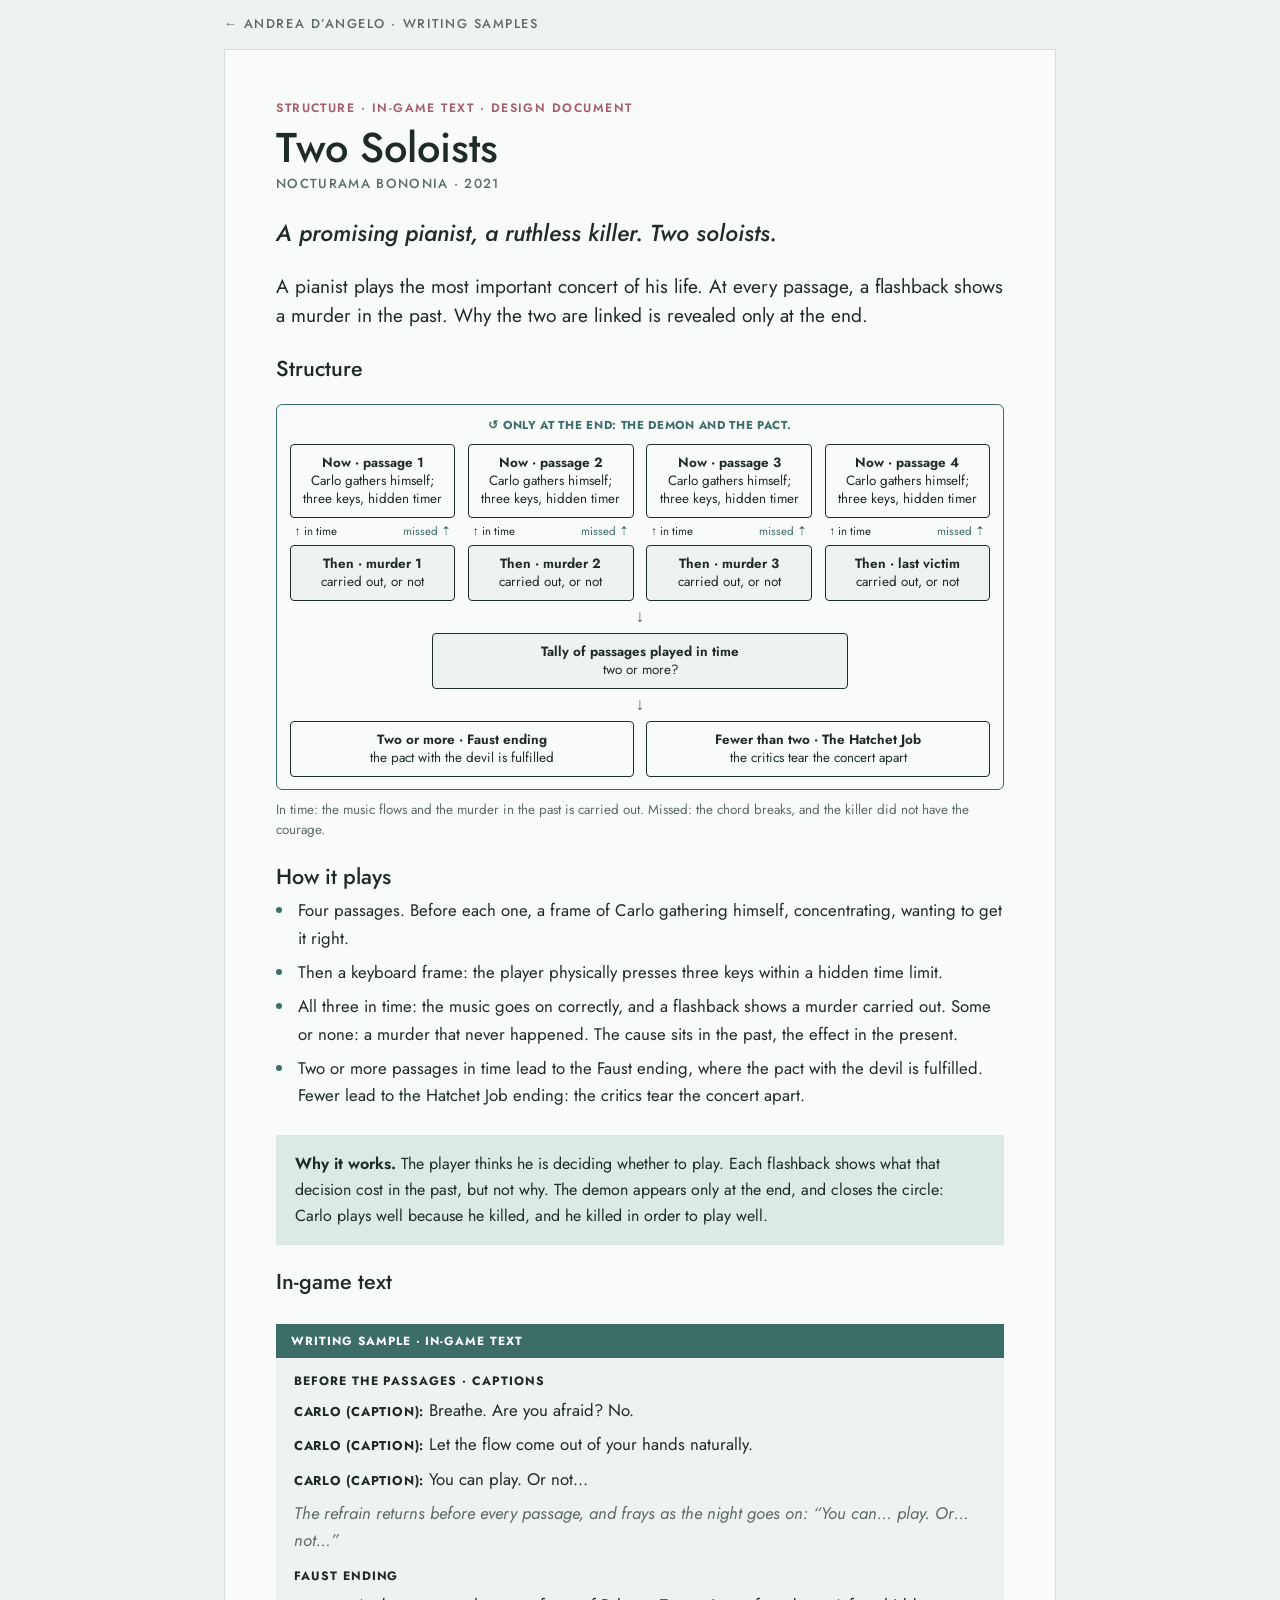
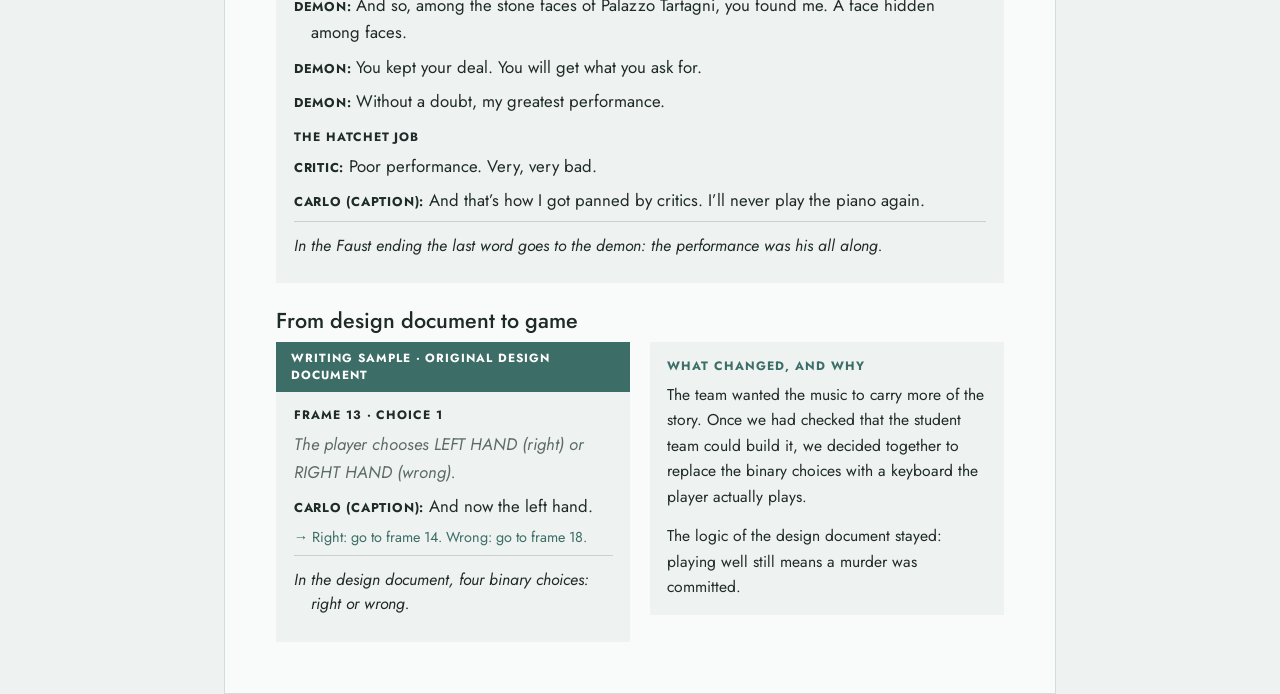
<file: two-soloists.html>
<!doctype html>
<html lang="en">
<head>
<meta charset="utf-8">
<meta name="viewport" content="width=device-width, initial-scale=1, viewport-fit=cover">
<title>Two Soloists · Andrea D’Angelo</title>
<link rel="icon" href="favicon.svg" type="image/svg+xml">

<meta name="claude:viewport-fit-sides" content="cover">
<link rel="stylesheet" href="https://fonts.googleapis.com/css2?family=Jost:ital,wght@0,400;0,500;0,600;1,400&family=Courier+Prime:ital,wght@0,400;0,700;1,400&display=swap">
<link rel="stylesheet" href="doc.css">
</head>
<body>
<div class="doc-top"><a href="samples.html">← Andrea D’Angelo · Writing samples</a></div>
<article class="docpage">
<p class="dk">Structure · In-game text · Design document</p>
<h1>Two Soloists</h1>
<p class="dp">Nocturama Bononia · 2021</p>
<p class="tagline">A promising pianist, a ruthless killer. Two soloists.</p>

  <div class="sec-intro"><p class="lead">A pianist plays the most important concert of his life. At every passage, a flashback shows a murder in the past. Why the two are linked is revealed only at the end.</p></div>
  <h3>Structure</h3>

  <div class="dg" role="img" aria-label="Diagram: four passages, each now and then: Carlo plays three keys with a hidden timer; in time, the murder in the past is carried out; missed, it is not. Two or more passages in time lead to the Faust ending, fewer to The Hatchet Job. Only at the end do the demon and the pact appear: the ending explains the beginning.">
    <div class="loop">
      <p class="loop-t">↺ Only at the end: the demon and the pact.</p>
      <div class="row r4">
        <div class="pass"><div class="box"><b>Now · passage 1</b>Carlo gathers himself; three keys, hidden timer</div><div class="io"><span>↑ in time</span><span>missed ⇡</span></div><div class="box tint"><b>Then · murder 1</b>carried out, or not</div></div>
        <div class="pass"><div class="box"><b>Now · passage 2</b>Carlo gathers himself; three keys, hidden timer</div><div class="io"><span>↑ in time</span><span>missed ⇡</span></div><div class="box tint"><b>Then · murder 2</b>carried out, or not</div></div>
        <div class="pass"><div class="box"><b>Now · passage 3</b>Carlo gathers himself; three keys, hidden timer</div><div class="io"><span>↑ in time</span><span>missed ⇡</span></div><div class="box tint"><b>Then · murder 3</b>carried out, or not</div></div>
        <div class="pass"><div class="box"><b>Now · passage 4</b>Carlo gathers himself; three keys, hidden timer</div><div class="io"><span>↑ in time</span><span>missed ⇡</span></div><div class="box tint"><b>Then · last victim</b>carried out, or not</div></div>
      </div>
      <div class="down">↓</div>
      <div class="box tint mid"><b>Tally of passages played in time</b>two or more?</div>
      <div class="down">↓</div>
      <div class="row r2 stack">
        <div class="box"><b>Two or more · Faust ending</b>the pact with the devil is fulfilled</div>
        <div class="box"><b>Fewer than two · The Hatchet Job</b>the critics tear the concert apart</div>
      </div>
    </div>
  </div>
  <p class="cap">In time: the music flows and the murder in the past is carried out. Missed: the chord breaks, and the killer did not have the courage.</p>

  <div class="sec-intro">
  </div>
  <h3>How it plays</h3>
  <div class="sec-intro">
    <ul class="ticks">
      <li>Four passages. Before each one, a frame of Carlo gathering himself, concentrating, wanting to get it right.</li>
      <li>Then a keyboard frame: the player physically presses three keys within a hidden time limit.</li>
      <li>All three in time: the music goes on correctly, and a flashback shows a murder carried out. Some or none: a murder that never happened. The cause sits in the past, the effect in the present.</li>
      <li>Two or more passages in time lead to the Faust ending, where the pact with the devil is fulfilled. Fewer lead to the Hatchet Job ending: the critics tear the concert apart.</li>
    </ul>
    <div class="approach tint"><b>Why it works.</b> The player thinks he is deciding whether to play. Each flashback shows what that decision cost in the past, but not why. The demon appears only at the end, and closes the circle: Carlo plays well because he killed, and he killed in order to play well.</div>
  </div>

  <h3>In-game text</h3>
  <div class="sample" id="two-soloists-text">
    <div class="sample-band">Writing sample · In-game text</div>
    <div class="sample-body dl">
      <p class="fr">Before the passages · Captions</p>
      <p><span class="sp">Carlo (caption):</span> Breathe. Are you afraid? No.</p>
      <p><span class="sp">Carlo (caption):</span> Let the flow come out of your hands naturally.</p>
      <p><span class="sp">Carlo (caption):</span> You can play. Or not…</p>
      <p class="dir">The refrain returns before every passage, and frays as the night goes on: “You can… play. Or… not…”</p>
      <p class="fr">Faust ending</p>
      <p><span class="sp">Demon:</span> And so, among the stone faces of Palazzo Tartagni, you found me. A face hidden among faces.</p>
      <p><span class="sp">Demon:</span> You kept your deal. You will get what you ask for.</p>
      <p><span class="sp">Demon:</span> Without a doubt, my greatest performance.</p>
      <p class="fr">The Hatchet Job</p>
      <p><span class="sp">Critic:</span> Poor performance. Very, very bad.</p>
      <p><span class="sp">Carlo (caption):</span> And that’s how I got panned by critics. I’ll never play the piano again.</p>
      <p class="note">In the Faust ending the last word goes to the demon: the performance was his all along.</p>
    </div>
  </div>

  <h3>From design document to game</h3>
  <div class="pair">
    <div class="sample">
      <div class="sample-band">Writing sample · Original design document</div>
      <div class="sample-body dl">
        <p class="fr">Frame 13 · Choice 1</p>
        <p class="dir">The player chooses LEFT HAND (right) or RIGHT HAND (wrong).</p>
        <p><span class="sp">Carlo (caption):</span> And now the left hand.</p>
        <p class="go">Right: go to frame 14. Wrong: go to frame 18.</p>
        <p class="note">In the design document, four binary choices: right or wrong.</p>
      </div>
    </div>
    <div class="card">
      <h4>What changed, and why</h4>
      <p>The team wanted the music to carry more of the story. Once we had checked that the student team could build it, we decided together to replace the binary choices with a keyboard the player actually plays.</p>
      <p>The logic of the design document stayed: playing well still means a murder was committed.</p>
    </div>
  </div>
</article>
</body>
</html>
</file>
<file: doc.css>
/* Andrea D'Angelo · Narrative Design Portfolio
   Layout: one reading column; project pages open with claim + cover,
   then a sticky jump bar; every writing sample sits in a "document" block
   with a bordeaux band, as in the PDF portfolio. */



:root {
  --paper: #f9fbfa; --ink: #1f2b29; --muted: #5d6b67; --rule: #d3ddd9; --wash: #eef2f0;
  --accent: #3d6d67; --accent-wash: #dce9e5; --band: #3d6d67; --on-band: #ffffff; --box-line: #c7d3cf;
  --display: "Jost", Futura, "Century Gothic", Arial, sans-serif;
  --sans: "Jost", Futura, "Century Gothic", Arial, sans-serif;
  --serif: "Jost", Futura, "Century Gothic", Arial, sans-serif;
  --script: "Courier Prime", "TeX Gyre Cursor", "Courier New", Courier, monospace;
  --col: 46rem; --wide: 52rem; color-scheme: light;
}
@media (prefers-color-scheme: dark) { :root:not([data-theme="light"]) {
  --paper: #1b211f; --ink: #e5ece9; --muted: #9fb0aa; --rule: #2c3533; --wash: #141917;
  --accent: #8cc2b9; --accent-wash: #1f2d2a; --band: #2f5752; --on-band: #f2f7f5; --box-line: #34403d; color-scheme: dark; } }
:root[data-theme="dark"] {
  --paper: #1b211f; --ink: #e5ece9; --muted: #9fb0aa; --rule: #2c3533; --wash: #141917;
  --accent: #8cc2b9; --accent-wash: #1f2d2a; --band: #2f5752; --on-band: #f2f7f5; --box-line: #34403d; color-scheme: dark; }

*, *::before, *::after { box-sizing: border-box; }
html { -webkit-text-size-adjust: 100%; scroll-behavior: smooth; }
@media (prefers-reduced-motion: reduce) { html { scroll-behavior: auto; } }
body {
  margin: 0;
  background: var(--paper);
  color: var(--ink);
  font: 400 1.0625rem/1.62 var(--serif);
  padding-left: max(16px, env(safe-area-inset-left, 0px));
  padding-right: max(16px, env(safe-area-inset-right, 0px));
}
img { max-width: 100%; height: auto; display: block; }
a { color: var(--accent); text-underline-offset: 0.18em; text-decoration-thickness: 1px; }
a:hover { text-decoration-thickness: 2px; }
:focus-visible { outline: 2px solid var(--accent); outline-offset: 3px; }
p { margin: 0 0 0.9em; }
em, i { font-style: italic; }
strong, b { font-weight: 650; }

.wrap { max-width: var(--wide); margin: 0 auto; }
.col { max-width: var(--col); }

/* ---------- header ---------- */
.top {
  max-width: var(--wide); margin: 0 auto;
  display: flex; align-items: baseline; justify-content: space-between; gap: 0.5rem 1.5rem; flex-wrap: wrap;
  padding-block: 1.1rem 0.9rem;
  border-bottom: 1px solid var(--rule);
  font-family: var(--sans);
}
.brand { font: 700 1.05rem/1.2 var(--display); letter-spacing: 0.01em; color: var(--ink); text-decoration: none; text-transform: uppercase; }
.brand span { color: var(--accent); }
.nav { display: flex; gap: 0.2rem 1.15rem; flex-wrap: wrap; font-size: 0.86rem; }
.nav a { color: var(--muted); text-decoration: none; padding-block: 0.2rem; white-space: nowrap; }
.nav a:hover { color: var(--ink); }
.nav a[aria-current="page"] { color: var(--ink); box-shadow: inset 0 -2px 0 var(--accent); }
.nav .pdf { color: var(--accent); }
@media (max-width: 640px) {
  .top { flex-direction: column; align-items: flex-start; gap: 0.55rem; }
  .nav { flex-wrap: nowrap; overflow-x: auto; max-width: 100%; scrollbar-width: none; gap: 1rem; padding-bottom: 2px; }
  .nav::-webkit-scrollbar { display: none; }
}

/* ---------- type ---------- */
h1, h2, h3, h4 { font-family: var(--sans); font-weight: 700; line-height: 1.15; margin: 0; text-wrap: balance; }
.display { font-family: var(--display); font-weight: 700; letter-spacing: -0.005em; }
h1.claim { font: 700 clamp(2.4rem, 7vw, 4.1rem)/0.98 var(--display); letter-spacing: -0.01em; text-transform: none; }
h2.sec { font: 700 clamp(1.55rem, 3.6vw, 2.1rem)/1.08 var(--display); margin: 0 0 0.35rem; }
h3 { font-size: 1.1rem; margin: 1.6rem 0 0.5rem; }
.label {
  font: 700 0.74rem/1.3 var(--sans); letter-spacing: 0.09em; text-transform: uppercase;
  color: var(--accent); margin: 2rem 0 0.6rem;
}
.role { font: 700 0.8rem/1.45 var(--sans); letter-spacing: 0.07em; text-transform: uppercase; color: var(--accent); margin: 0.85rem 0 1rem; }
.eyebrow { font: 700 0.82rem/1.3 var(--sans); letter-spacing: 0.08em; text-transform: uppercase; color: var(--muted); margin: 0 0 0.6rem; }
.lead { font-size: 1.2rem; line-height: 1.55; }
.small, .cap { font: 400 0.84rem/1.45 var(--sans); color: var(--muted); }
.cap { margin: 0.45rem 0 0; }
.links { display: flex; flex-wrap: wrap; gap: 0.4rem 1.2rem; font: 700 0.86rem/1.4 var(--sans); margin: 0.2rem 0 0; }
.links a { text-decoration: none; }
.links a:hover { text-decoration: underline; }
ul.ticks { margin: 0 0 1rem; padding-left: 1.15rem; }
ul.ticks li { margin: 0 0 0.45rem; padding-left: 0.2rem; }
ul.ticks li::marker { color: var(--accent); }

/* ---------- home ---------- */
.hero { padding-block: clamp(2.2rem, 7vw, 4.5rem) 1.5rem; max-width: var(--wide); margin: 0 auto; }
.hero h1 { font: 700 clamp(2.9rem, 10vw, 5.6rem)/0.92 var(--display); text-transform: uppercase; letter-spacing: -0.012em; }
.hero .what { font: 700 1.05rem/1.3 var(--sans); color: var(--accent); margin: 0.9rem 0 1.6rem; letter-spacing: 0.02em; }
.hero .promise { font: 600 clamp(1.3rem, 3vw, 1.65rem)/1.35 var(--serif); max-width: 40rem; margin: 0 0 1rem; text-wrap: pretty; }
.hero .intro { max-width: 40rem; color: var(--ink); }
.contact { display: flex; flex-wrap: wrap; gap: 0.6rem 1.4rem; align-items: center; font: 400 0.92rem/1.4 var(--sans); margin-top: 1.4rem; }
.contact .addr { user-select: all; }
.btn {
  display: inline-flex; align-items: center; gap: 0.45rem; font: 700 0.84rem/1 var(--sans); letter-spacing: 0.03em;
  padding: 0.7rem 0.95rem; border: 1px solid var(--accent); color: var(--accent); text-decoration: none; border-radius: 2px;
}
.btn:hover { background: var(--accent-wash); }
.btn.solid { background: var(--band); color: var(--on-band); border-color: var(--band); }
.btn.solid:hover { filter: brightness(1.12); background: var(--band); }

.claims { max-width: var(--wide); margin: 0 auto; padding-block: 1.5rem 1rem; }
.claims > .label { margin-top: 0; }
.claim-grid { display: grid; grid-template-columns: repeat(3, minmax(0, 1fr)); gap: 1.6rem; }
@media (max-width: 900px) { .claim-grid { grid-template-columns: 1fr; gap: 2.4rem; } }
.claim-card { display: flex; flex-direction: column; min-width: 0; border-top: 3px solid var(--accent); padding-top: 0.9rem; }
.claim-card .pic { display: block; aspect-ratio: 16 / 9; overflow: hidden; background: var(--wash); margin-bottom: 0.95rem; }
.claim-card .pic img { width: 100%; height: 100%; object-fit: cover; transition: transform .4s ease; }
.claim-card .pic:hover img { transform: scale(1.025); }
@media (prefers-reduced-motion: reduce) { .claim-card .pic img { transition: none; } }
.claim-card h2 { font: 700 clamp(1.7rem, 3vw, 2.05rem)/1.02 var(--display); }
.claim-card h2 a { color: var(--ink); text-decoration: none; }
.claim-card h2 a:hover { color: var(--accent); }
.claim-card .proj { font: 700 0.78rem/1.3 var(--sans); letter-spacing: 0.08em; text-transform: uppercase; color: var(--muted); margin: 0.45rem 0 0.7rem; }
.claim-card .line { font-size: 1rem; margin-bottom: 1rem; }
.samples-list { list-style: none; margin: 0; padding: 0; border-top: 1px solid var(--rule); font-family: var(--sans); }
.samples-list li { border-bottom: 1px solid var(--rule); }
.samples-list a { display: grid; grid-template-columns: 1fr auto; gap: 0.6rem; padding: 0.62rem 0; text-decoration: none; color: var(--ink); font-size: 0.92rem; line-height: 1.3; }
.samples-list a span.f { display: block; font-size: 0.7rem; letter-spacing: 0.08em; text-transform: uppercase; color: var(--accent); font-weight: 700; margin-bottom: 0.15rem; }
.samples-list a::after { content: "→"; color: var(--accent); align-self: center; }
.samples-list a:hover { color: var(--accent); }
.samples-head { font: 700 0.7rem/1 var(--sans); letter-spacing: 0.1em; text-transform: uppercase; color: var(--muted); margin: 0 0 0.5rem; }

.band-sec { max-width: var(--wide); margin: 0 auto; padding-block: 2.2rem; border-top: 1px solid var(--rule); }
.other-line { display: grid; grid-template-columns: 14rem 1fr; gap: 0.4rem 2rem; }
@media (max-width: 700px) { .other-line { grid-template-columns: 1fr; } }
.other-line h2 { font: 700 1.6rem/1.05 var(--display); }

/* ---------- key/value rows (disciplines, channels, tables) ---------- */
.rows { border-top: 1px solid var(--rule); font: 400 0.95rem/1.5 var(--sans); }
.rows > div { display: grid; grid-template-columns: 13rem minmax(0, 1fr); gap: 0.25rem 1.5rem; padding: 0.7rem 0.6rem; border-bottom: 1px solid var(--rule); }
.rows > div > :first-child { font-weight: 700; }
.rows > div.hl { background: var(--accent-wash); }
@media (max-width: 640px) { .rows > div { grid-template-columns: 1fr; padding-inline: 0.5rem; } }
.rows.three > div { grid-template-columns: 10rem 13rem minmax(0, 1fr); }
.rows.three > div.head, .rows.mission > div.head { font-size: 0.76rem; letter-spacing: 0.08em; text-transform: uppercase; color: var(--accent); border-bottom: 2px solid var(--accent); background: var(--wash); }
.rows.mission > div { grid-template-columns: 3.5rem minmax(0, 1fr) minmax(0, 1fr); }
@media (max-width: 760px) {
  .rows.three > div, .rows.mission > div { grid-template-columns: 1fr; gap: 0.15rem; }
  .rows.three > div.head, .rows.mission > div.head { display: none; }
  .rows.three > div > :nth-child(2)::before { content: "Real-world anchor · "; font-weight: 700; color: var(--muted); }
  .rows.mission > div > :first-child::before { content: "Step "; }
  .rows.mission > div > :nth-child(3) { color: var(--muted); }
  .rows.mission > div > :nth-child(3)::before { content: "Story function · "; font-weight: 700; }
}

.steps { display: grid; grid-template-columns: repeat(3, minmax(0, 1fr)); gap: 1.4rem; font: 400 0.95rem/1.5 var(--sans); }
.steps b { display: block; margin-bottom: 0.25rem; }
.steps .n { font: 700 2.2rem/1 var(--display); color: var(--accent); display: block; margin-bottom: 0.4rem; }
@media (max-width: 760px) { .steps { grid-template-columns: 1fr; gap: 1rem; } }
.two-lists { display: grid; grid-template-columns: repeat(2, minmax(0, 1fr)); gap: 1.5rem; font: 400 0.95rem/1.7 var(--sans); }
.two-lists ul { list-style: none; margin: 0; padding: 0; }
@media (max-width: 560px) { .two-lists { grid-template-columns: 1fr; } }

/* ---------- project pages ---------- */
.p-hero { max-width: var(--wide); margin: 0 auto; padding-block: clamp(1.8rem, 5vw, 3.2rem) 1.6rem; display: grid; grid-template-columns: minmax(0, 1.15fr) minmax(0, 1fr); gap: 2.4rem; align-items: start; }
.p-hero .cover { margin-top: 0.4rem; }
.p-hero .cover img { width: 100%; }
@media (max-width: 820px) { .p-hero { grid-template-columns: 1fr; gap: 1.4rem; } .p-hero .cover { order: -1; margin: 0; } }

.jump {
  position: sticky; top: env(safe-area-inset-top, 0px); z-index: 5;
  background: var(--paper); border-block: 1px solid var(--rule);
  margin-inline: calc(-1 * max(16px, env(safe-area-inset-left, 0px))) calc(-1 * max(16px, env(safe-area-inset-right, 0px)));
  padding-left: max(16px, env(safe-area-inset-left, 0px)); padding-right: max(16px, env(safe-area-inset-right, 0px));
}
body::before { content: ""; position: fixed; inset: 0 0 auto; height: env(safe-area-inset-top, 0px); z-index: 10; background: var(--paper); }
.jump nav { max-width: var(--wide); margin: 0 auto; display: flex; gap: 0.25rem 1.3rem; overflow-x: auto; scrollbar-width: none; font: 700 0.78rem/1 var(--sans); letter-spacing: 0.06em; text-transform: uppercase; }
.jump nav::-webkit-scrollbar { display: none; }
.jump a { white-space: nowrap; color: var(--muted); text-decoration: none; padding-block: 0.85rem; }
.jump a:hover { color: var(--accent); }
.jump a.ws { color: var(--accent); }

main.page { max-width: var(--wide); margin: 0 auto; }
.sec-block { padding-block: 2.6rem 1rem; border-bottom: 1px solid var(--rule); scroll-margin-top: 3.2rem; }
.sec-block:last-of-type { border-bottom: 0; }
[id] { scroll-margin-top: 3.6rem; }
.sec-intro { max-width: var(--col); }
.sec-kicker { font: 700 0.76rem/1.3 var(--sans); letter-spacing: 0.09em; text-transform: uppercase; color: var(--muted); margin: 0 0 0.5rem; }
.grp { border-top: 1px solid var(--rule); padding-top: 0.7rem; margin-top: 0.8rem; }
.grp h4 { font: 700 0.78rem/1.3 var(--sans); letter-spacing: 0.08em; text-transform: uppercase; color: var(--accent); margin: 0 0 0.45rem; }
.grp ul.ticks { margin-bottom: 0.4rem; }
.approach { background: var(--wash); padding: 1rem 1.2rem; margin: 1.6rem 0 0.8rem; font-size: 1rem; }
.approach.tint { background: var(--accent-wash); }

/* ---------- writing sample block ---------- */
.sample { margin: 1.8rem 0 1.4rem; max-width: var(--col); background: var(--wash); }
.sample.wide { max-width: none; }
.sample-band { background: var(--band); color: var(--on-band); font: 700 0.74rem/1.4 var(--sans); letter-spacing: 0.08em; text-transform: uppercase; padding: 0.55rem 0.95rem; }
.sample-band b { font-weight: 700; opacity: 0.78; }
.sample-body { padding: 1rem 1.1rem 1.1rem; }
@media (max-width: 480px) { .sample-body { padding: 0.9rem 0.85rem 1rem; } }
.reg { font: italic 400 0.9rem/1.45 var(--serif); color: var(--muted); margin: 0 0 0.8rem; }
.reg::before { content: "Register: "; font-style: normal; font: 700 0.7rem/1 var(--sans); letter-spacing: 0.08em; text-transform: uppercase; }
.note { font: italic 400 1rem/1.55 var(--serif); color: var(--ink); border-top: 1px solid var(--box-line); padding-top: 0.7rem; margin: 0.9rem 0 0; }
.dl p { margin: 0 0 0.45rem; padding-left: 1.1rem; text-indent: -1.1rem; }
.dl .sp { font: 700 0.8rem/1 var(--sans); letter-spacing: 0.06em; text-transform: uppercase; }
.dl .dir { font-style: italic; color: var(--muted); padding-left: 0; text-indent: 0; }
.dl .fr { font: 700 0.76rem/1.3 var(--sans); letter-spacing: 0.08em; text-transform: uppercase; padding-left: 0; text-indent: 0; margin-top: 0.9rem; }
.dl .fr:first-child { margin-top: 0; }
.dl .go { font: 400 0.9rem/1.45 var(--sans); color: var(--accent); }
.dl .go::before { content: "→ "; }
.dl .mem { background: var(--paper); padding: 0.6rem 0.8rem 0.6rem 1.9rem; margin: 0.4rem 0 0.6rem; }
.quote { font: italic 400 1.15rem/1.55 var(--serif); margin: 0 0 0.5rem; }
.src { font: 400 0.84rem/1.4 var(--sans); color: var(--muted); }
.mh p { margin: 0 0 0.35rem; }
.mh .k { font: 400 0.82rem/1 var(--sans); color: var(--muted); font-style: normal; }
.single p { margin-bottom: 0.8rem; }
.single b { font-family: var(--sans); font-size: 0.92rem; }

.pair { display: grid; grid-template-columns: repeat(2, minmax(0, 1fr)); gap: 1.2rem; align-items: start; }
.pair > * { min-width: 0; margin: 0; max-width: none; }
@media (max-width: 760px) { .pair { grid-template-columns: 1fr; } }
.pair-wrap { margin: 1.6rem 0; }
.card { background: var(--wash); padding: 1rem 1.1rem; }
.card h4 { font: 700 0.76rem/1.35 var(--sans); letter-spacing: 0.08em; text-transform: uppercase; color: var(--accent); margin: 0 0 0.5rem; }
.card p { font-size: 0.98rem; }
.card p:last-child { margin-bottom: 0; }

.figs { display: grid; gap: 1rem; margin: 1.4rem 0 0.4rem; }
.figs.c2 { grid-template-columns: repeat(2, minmax(0, 1fr)); }
.figs.c3 { grid-template-columns: repeat(3, minmax(0, 1fr)); }
@media (max-width: 680px) { .figs.c2, .figs.c3 { grid-template-columns: 1fr; } }
@media (min-width: 420px) and (max-width: 680px) { .figs.c3.keep { grid-template-columns: repeat(2, minmax(0, 1fr)); } }
figure { margin: 0; min-width: 0; }
figcaption { font: 400 0.84rem/1.45 var(--sans); color: var(--muted); margin-top: 0.4rem; }
figcaption b { color: var(--ink); }
figcaption i { color: var(--ink); }
.side { display: grid; grid-template-columns: minmax(0, 0.8fr) minmax(0, 1fr); gap: 1.4rem; align-items: start; margin-top: 1.4rem; }
.side .sample { margin: 0; }
@media (max-width: 760px) { .side { grid-template-columns: 1fr; } }

/* ---------- screenplay ---------- */
.screenplay { font: 400 0.92rem/1.5 var(--script); background: var(--paper); padding: 1rem 1.1rem; margin: 0.6rem 0 1rem; border: 1px solid var(--box-line); }
.screenplay p { margin: 0; }
.screenplay .slug { font-weight: 700; text-transform: uppercase; margin-bottom: 0.7rem; }
.screenplay .act { margin: 0.7rem 0; }
.screenplay .sfx { font-weight: 700; margin: 0.8rem 0 0.4rem; }
.screenplay .gap { margin: 0.6rem 0; }
.screenplay .who { margin: 0.75rem 0 0 38%; font-weight: 700; }
.screenplay .par { margin-left: 30%; }
.screenplay .ln { margin: 0 14% 0 18%; }
.screenplay .hl { color: var(--accent); font-weight: 700; }
@media (max-width: 600px) {
  .screenplay { padding: 0.85rem 0.8rem; font-size: 0.88rem; }
  .screenplay .who { margin: 0.8rem 0 0; }
  .screenplay .par { margin-left: 0; font-style: italic; }
  .screenplay .ln { margin: 0 0 0 1.2rem; }
}
.phase { font: 700 1rem/1.3 var(--sans); margin: 1.4rem 0 0.4rem; }
.doc-h { font: 700 0.95rem/1.3 var(--sans); color: var(--accent); margin: 1.3rem 0 0.5rem; letter-spacing: 0.02em; }
.doc-h:first-child { margin-top: 0; }
.kv { font: 400 0.9rem/1.45 var(--sans); border-top: 1px solid var(--box-line); margin-bottom: 0.6rem; }
.kv > div { display: grid; grid-template-columns: 11rem minmax(0, 1fr); gap: 0.2rem 1rem; padding: 0.4rem 0; border-bottom: 1px solid var(--box-line); }
.kv > div > :first-child { font-weight: 700; }
@media (max-width: 520px) { .kv > div { grid-template-columns: 1fr; } }
.sfxlist { font-size: 0.97rem; }
.sfxlist code { font: 700 0.85rem/1 var(--script); }

.listen { background: var(--paper); border: 1px solid var(--box-line); padding: 0.9rem 1rem; margin: 0 0 1.2rem; }
.listen p { font: 400 0.86rem/1.45 var(--sans); color: var(--muted); margin: 0.55rem 0 0; }
.listen .t { font: 700 0.76rem/1.3 var(--sans); letter-spacing: 0.08em; text-transform: uppercase; color: var(--accent); margin: 0 0 0.6rem; }
.listen audio { width: 100%; display: block; }

/* ---------- diagrams (HTML, stack on phones) ---------- */
.dg { font: 400 0.84rem/1.35 var(--sans); margin: 1.4rem 0 0.6rem; color: var(--ink); }
.dg .box { border: 1px solid var(--ink); background: var(--paper); padding: 0.55rem 0.7rem; text-align: center; border-radius: 4px; }
.dg .box b { display: block; }
.dg .tint { background: var(--wash); }
.dg .chips { display: flex; gap: 0.4rem; justify-content: center; margin-top: 0.5rem; }
.dg .chip { flex: 1; border: 1px solid var(--box-line); background: var(--wash); border-radius: 4px; padding: 0.35rem 0.4rem; text-align: center; font-size: 0.8rem; }
.dg .chip.r { border-color: var(--accent); background: var(--accent-wash); }
.dg .row { display: grid; gap: 0.8rem; }
.dg .r3 { grid-template-columns: repeat(3, minmax(0, 1fr)); }
.dg .r2 { grid-template-columns: repeat(2, minmax(0, 1fr)); }
.dg .r4 { grid-template-columns: repeat(4, minmax(0, 1fr)); }
.dg .down { text-align: center; color: var(--muted); font-size: 1.1rem; line-height: 1; padding: 0.45rem 0; }
.dg .down small { display: block; font-size: 0.74rem; color: var(--accent); margin-top: 0.2rem; }
.dg .mid { max-width: 26rem; margin: 0 auto; }
.dg .flag { font: 700 0.72rem/1.3 var(--sans); letter-spacing: 0.06em; text-transform: uppercase; color: var(--accent); text-align: center; margin-top: 0.4rem; }
.dg .cond { font: 700 0.72rem/1.3 var(--sans); letter-spacing: 0.06em; text-transform: uppercase; color: var(--accent); margin-bottom: 0.3rem; text-align: center; }
.dg .loop { border: 1.5px solid var(--accent); border-radius: 6px; padding: 0.8rem; position: relative; }
.dg .loop-t { font: 700 0.72rem/1.35 var(--sans); letter-spacing: 0.06em; text-transform: uppercase; color: var(--accent); text-align: center; margin: 0 0 0.7rem; }
.dg .pass { display: flex; flex-direction: column; gap: 0.35rem; }
.dg .pass .io { display: flex; justify-content: space-between; font-size: 0.72rem; padding: 0 0.3rem; }
.dg .pass .io span:first-child { color: var(--ink); }
.dg .pass .io span:last-child { color: var(--accent); }
@media (max-width: 680px) {
  .dg .r3 { grid-template-columns: 1fr; }
  .dg .r4 { grid-template-columns: repeat(2, minmax(0, 1fr)); }
  .dg .r2.stack { grid-template-columns: 1fr; }
}

/* ---------- characters ---------- */
.chars { display: grid; grid-template-columns: repeat(3, minmax(0, 1fr)); gap: 2rem 1.6rem; margin-top: 1.4rem; }
@media (max-width: 860px) { .chars { grid-template-columns: repeat(2, minmax(0, 1fr)); } }
@media (max-width: 520px) { .chars { grid-template-columns: 1fr; } }
.char { min-width: 0; font: 400 0.92rem/1.5 var(--sans); }
.char .art { background: #ffffff; display: flex; justify-content: center; padding: 0.6rem 0; margin-bottom: 0.7rem; }
.char .art img { max-height: 21rem; width: auto; }
.char h3 { font: 700 1.25rem/1.1 var(--display); color: var(--accent); margin: 0 0 0.25rem; }
.char .r { font: 700 0.72rem/1.35 var(--sans); letter-spacing: 0.07em; text-transform: uppercase; color: var(--muted); margin: 0 0 0.3rem; }
.char .adj { font: italic 600 0.95rem/1.35 var(--serif); color: var(--accent); margin: 0 0 0.4rem; }
.ccards { display: grid; grid-template-columns: repeat(2, minmax(0, 1fr)); gap: 1rem; margin-top: 1.4rem; }
@media (max-width: 680px) { .ccards { grid-template-columns: 1fr; } }
.ccards .card .adj { font: italic 600 0.98rem/1.35 var(--serif); color: var(--accent); margin-bottom: 0.4rem; }

/* ---------- next / footer ---------- */
.next { max-width: var(--wide); margin: 2rem auto 0; padding-block: 1.6rem; border-top: 3px solid var(--accent); display: flex; justify-content: space-between; gap: 1rem; flex-wrap: wrap; font-family: var(--sans); }
.next a { text-decoration: none; color: var(--ink); }
.next a span { display: block; font: 700 0.72rem/1.3 var(--sans); letter-spacing: 0.08em; text-transform: uppercase; color: var(--muted); }
.next a strong { font: 700 1.5rem/1.1 var(--display); }
.next a:hover strong { color: var(--accent); }
.next .r { text-align: right; margin-left: auto; }
.foot { max-width: var(--wide); margin: 2.5rem auto 0; padding-block: 1.4rem 2.2rem; border-top: 1px solid var(--rule); display: flex; flex-wrap: wrap; justify-content: space-between; gap: 0.6rem 2rem; font: 400 0.84rem/1.5 var(--sans); color: var(--muted); }
.foot .addr { user-select: all; color: var(--ink); }
.foot nav { display: flex; flex-wrap: wrap; gap: 0.3rem 1.2rem; }
.dl .plain { padding-left: 0; text-indent: 0; }
.claim-card .pic.contain { background: #000; }
.claim-card .pic.contain img { object-fit: contain; }

body { background: var(--wash); font-size: 1.05rem; }
.doc-top { max-width: 52rem; margin: 0 auto; display: flex; justify-content: space-between; align-items: center; gap: .6rem 1rem; flex-wrap: wrap; padding-block: 1rem; font: 500 .8rem/1.3 var(--sans); letter-spacing: .12em; text-transform: uppercase; }
.doc-top a { color: var(--muted); text-decoration: none; }
.doc-top a:hover { color: var(--accent); }
.doc-top .dl { color: var(--accent); border: 1px solid var(--accent); padding: .5rem .8rem; border-radius: 999px; }
.docpage { max-width: 52rem; margin: 0 auto; background: var(--paper); padding: clamp(1.3rem, 5vw, 3.2rem); border: 1px solid var(--rule); }
.docpage .dk { font: 600 .76rem/1.3 var(--sans); letter-spacing: .12em; text-transform: uppercase; color: #a85e66; margin: 0 0 .5rem; }
.docpage h1 { font: 500 clamp(1.9rem, 5vw, 2.6rem)/1.1 var(--display); margin: 0 0 .3rem; }
.docpage .dp { font: 500 .82rem/1.3 var(--sans); letter-spacing: .1em; text-transform: uppercase; color: var(--muted); margin: 0 0 1.6rem; }
.docpage .sample { max-width: none; background: var(--wash); }
.docpage .sec-intro { max-width: none; }
.docpage h3 { font-family: var(--display); font-weight: 500; font-size: 1.35rem; }
.sample-band { border-radius: 0; }
.playlink { margin: 0 0 1.4rem; }
.pbtn { display: inline-block; background: var(--accent); color: var(--paper); text-decoration: none; font: 600 .95rem/1 var(--sans); padding: .8rem 1.1rem; border-radius: 999px; }
.char .art { border-radius: 4px; }
@media print {
  @page { size: A4; margin: 16mm 16mm; }
  body { background: #fff; padding: 0; }
  .doc-top, .playlink { display: none; }
  .docpage { border: 0; padding: 0; max-width: none; }
  .sample, .card, .char, .dg, figure, .rows > div { break-inside: avoid; }
}

.tagline { font: italic 500 clamp(1.15rem, 2.6vw, 1.45rem)/1.35 var(--sans); color: var(--ink); margin: 0.2rem 0 1.4rem; text-wrap: balance; }
</file>
